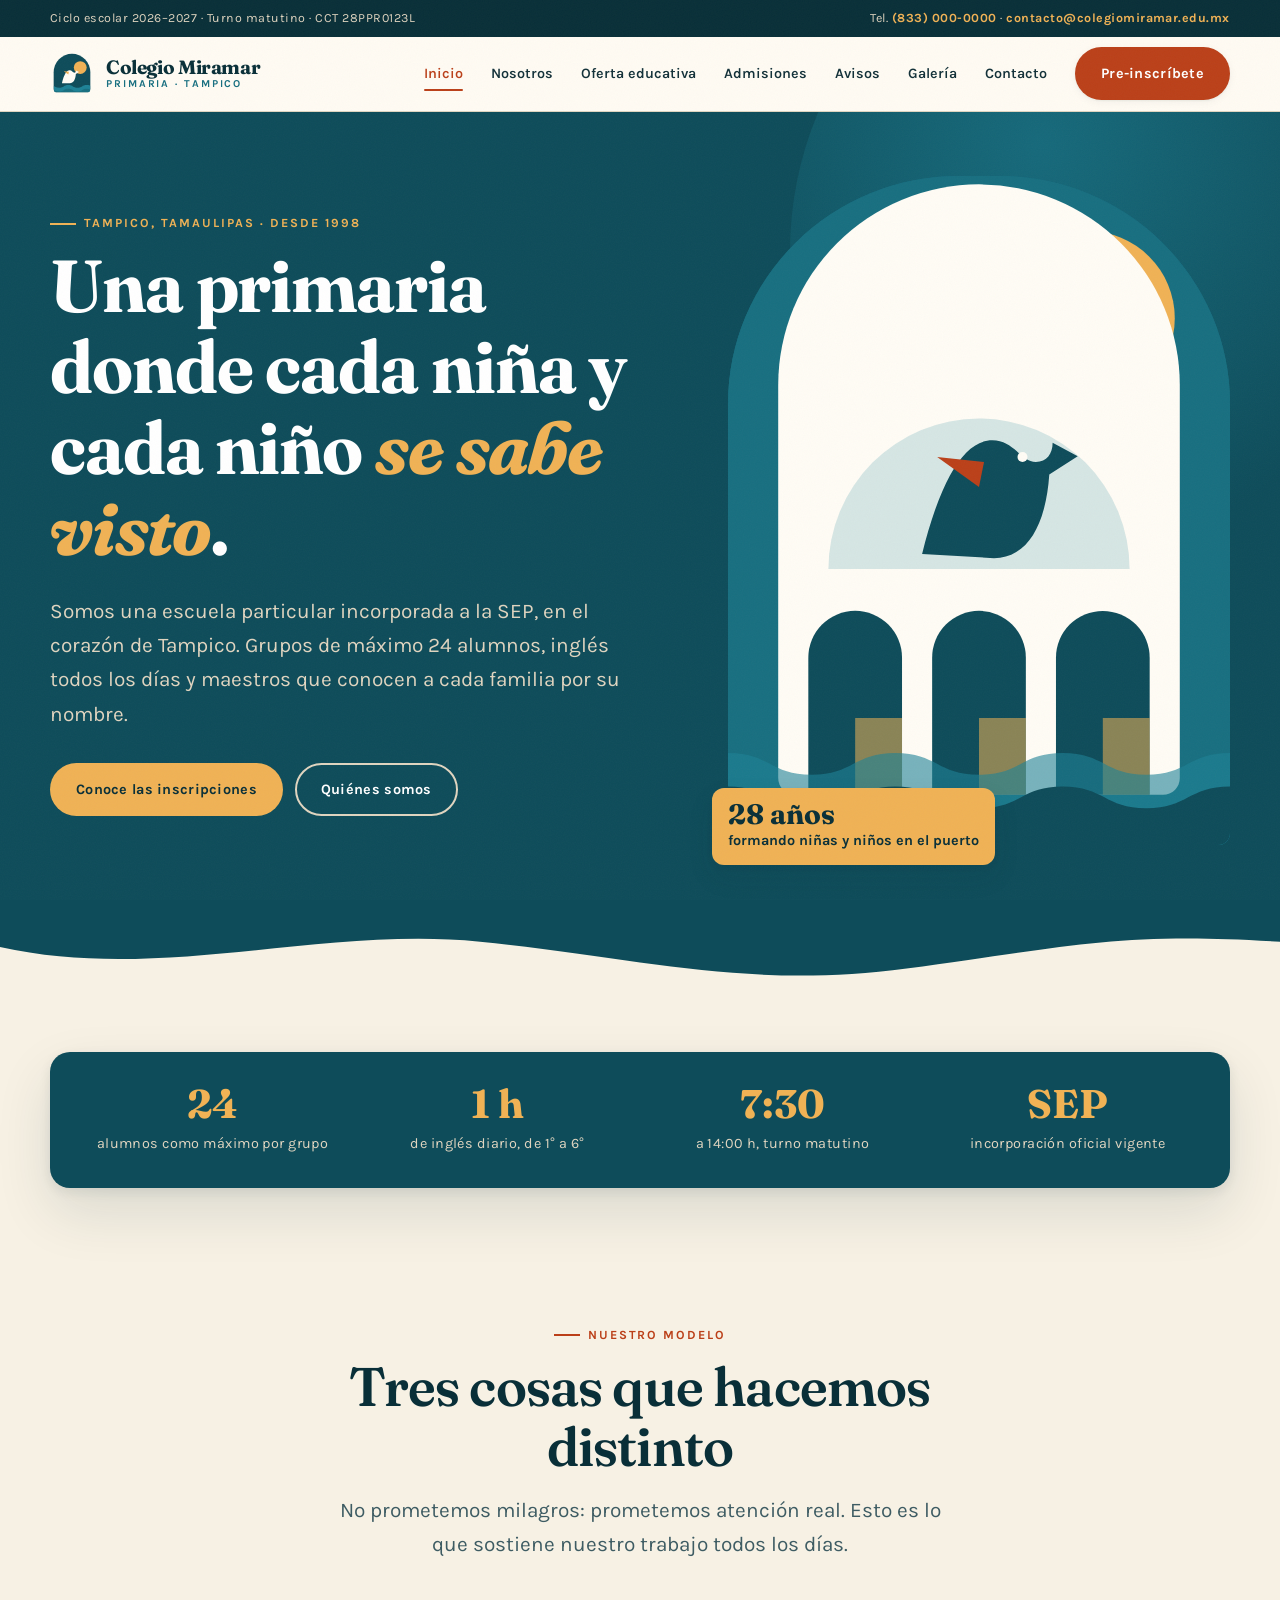
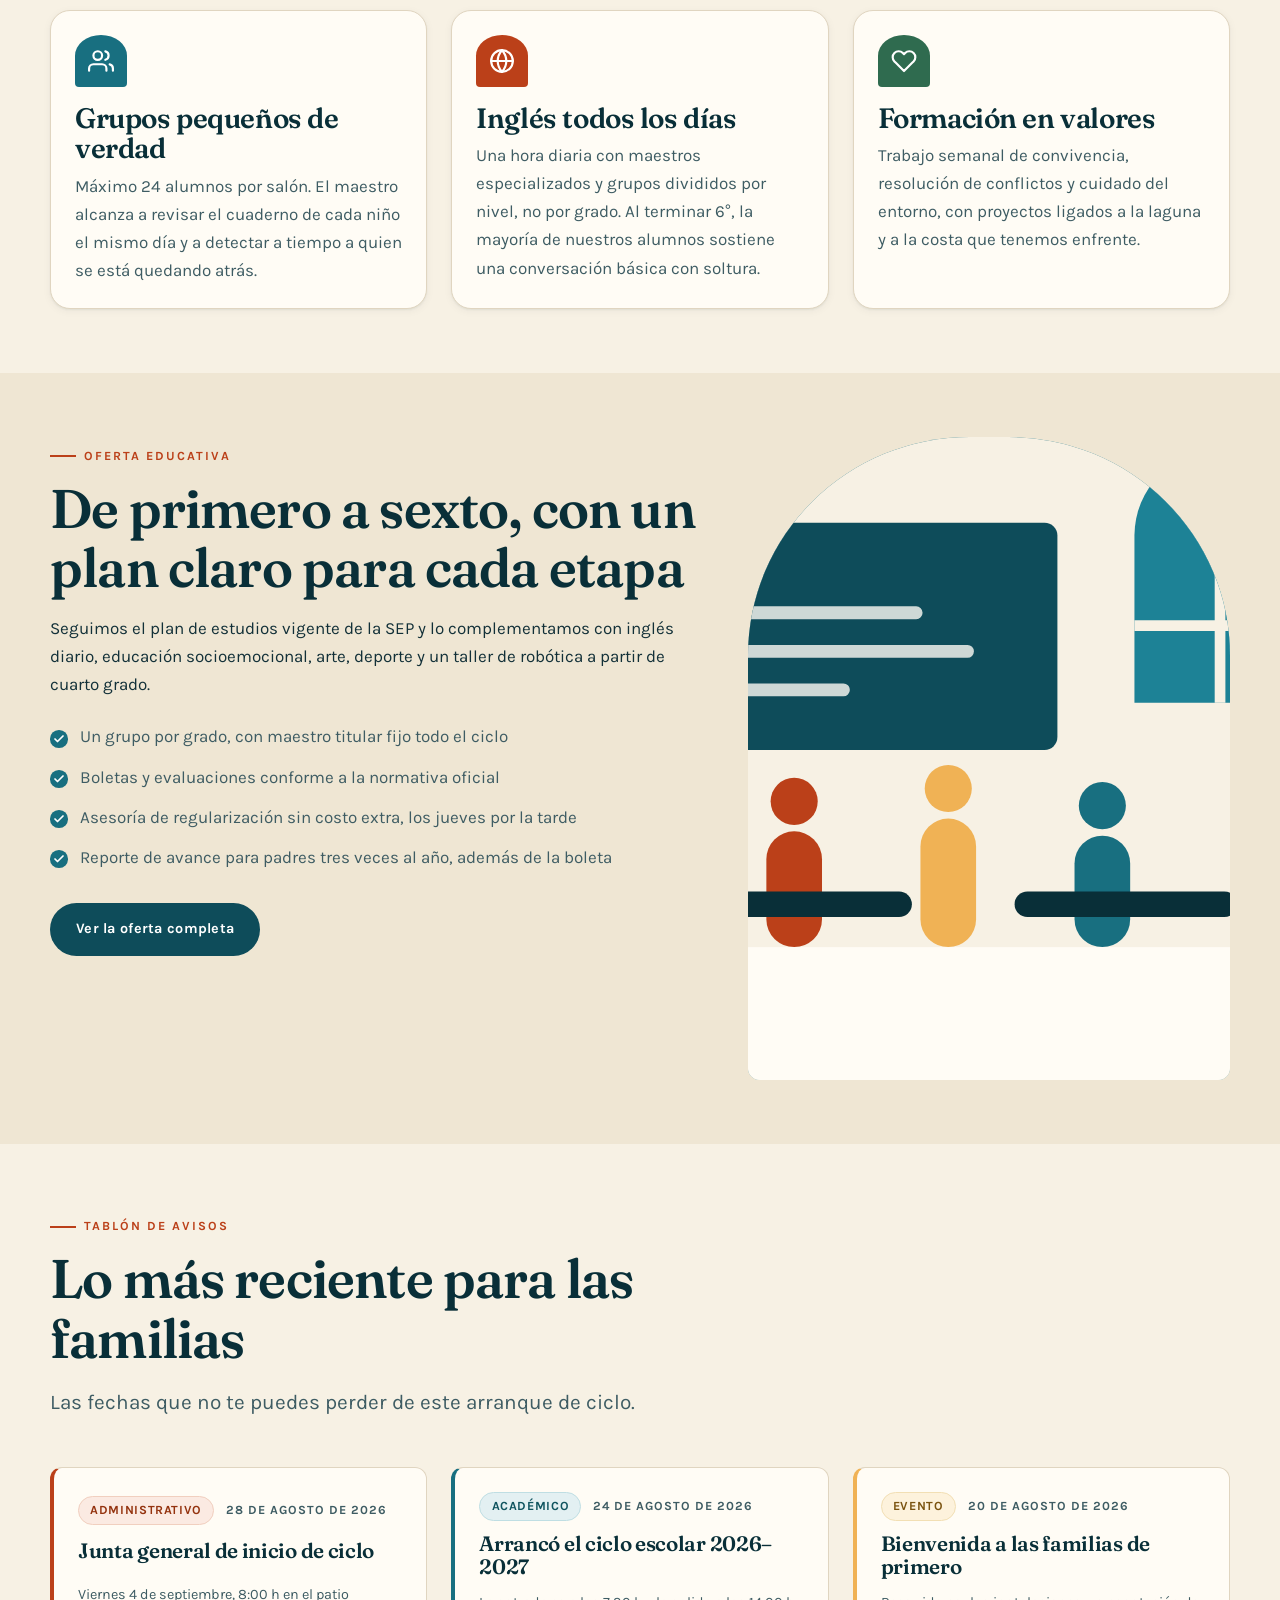
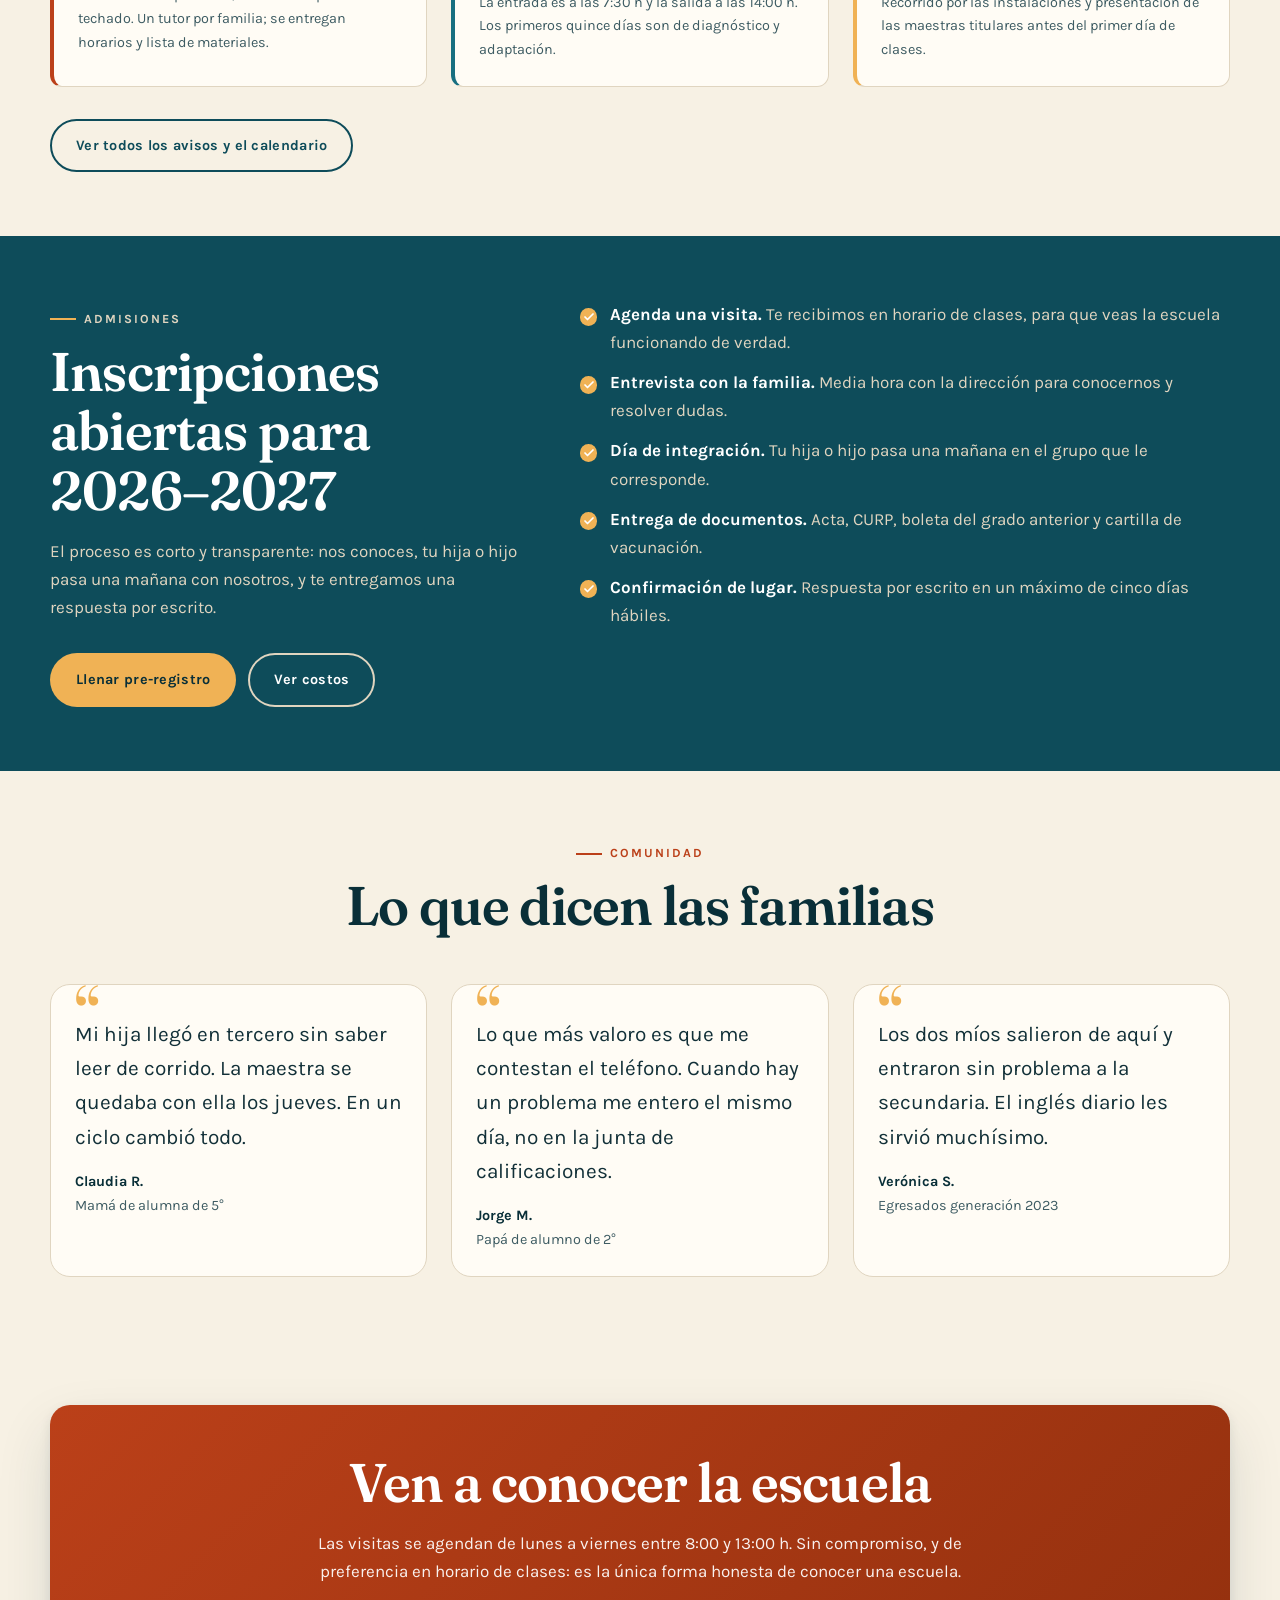
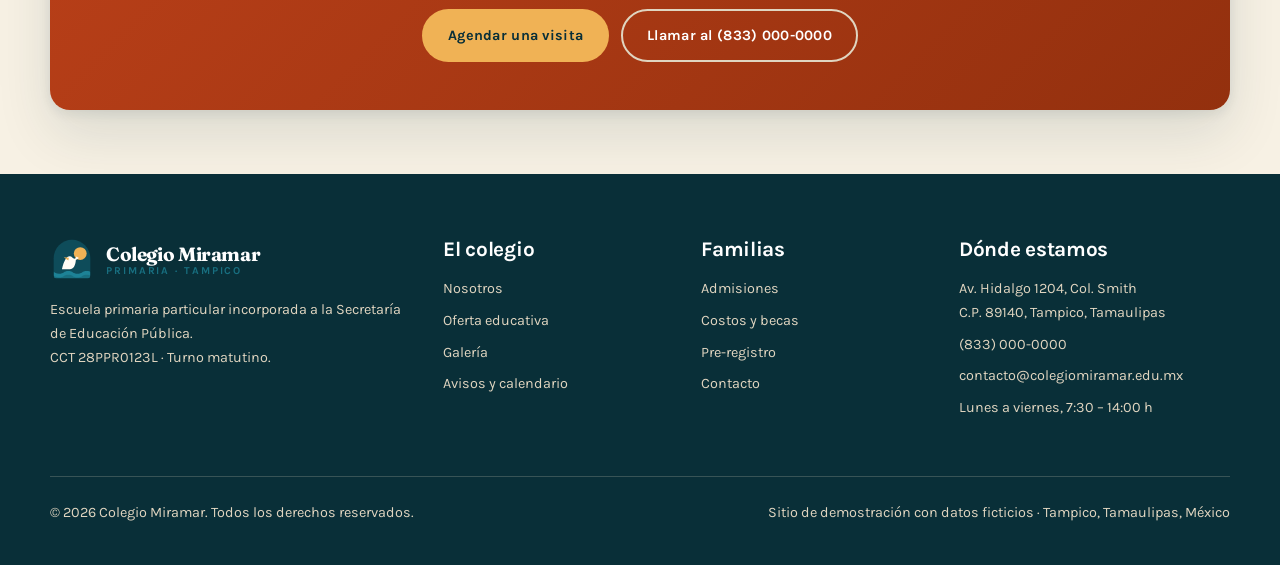
<file: index.html>
<!DOCTYPE html>
<html lang="es-MX">
<head>
<meta charset="UTF-8">
<meta name="viewport" content="width=device-width, initial-scale=1">
<title>Colegio Miramar · Primaria en Tampico, Tamaulipas</title>
<meta name="description" content="Primaria particular incorporada a la SEP en Tampico, Tamaulipas. Grupos reducidos, inglés diario y formación en valores. Inscripciones abiertas para el ciclo 2026–2027.">
<link rel="canonical" href="https://alexsdx.github.io/colegio-miramar/">
<meta name="theme-color" content="#0E4C5A">

<meta property="og:type" content="website">
<meta property="og:locale" content="es_MX">
<meta property="og:site_name" content="Colegio Miramar">
<meta property="og:title" content="Colegio Miramar · Primaria en Tampico, Tamaulipas">
<meta property="og:description" content="Primaria particular incorporada a la SEP en Tampico. Grupos de máximo 24 alumnos, inglés diario y formación en valores.">
<meta property="og:url" content="https://alexsdx.github.io/colegio-miramar/">
<meta property="og:image" content="https://alexsdx.github.io/colegio-miramar/img/heroe.svg">
<meta name="twitter:card" content="summary_large_image">

<link rel="icon" href="img/favicon.svg" type="image/svg+xml">
<link rel="preconnect" href="https://fonts.googleapis.com">
<link rel="preconnect" href="https://fonts.gstatic.com" crossorigin>
<link rel="stylesheet" href="https://fonts.googleapis.com/css2?family=Fraunces:ital,opsz,wght@0,9..144,400..700;1,9..144,400..700&family=Karla:ital,wght@0,400..800;1,400..700&display=swap">
<link rel="stylesheet" href="css/estilos.css">

<script type="application/ld+json">
{
  "@context": "https://schema.org",
  "@type": "ElementarySchool",
  "name": "Colegio Miramar",
  "alternateName": "Colegio Miramar Primaria",
  "description": "Escuela primaria particular incorporada a la SEP en Tampico, Tamaulipas.",
  "url": "https://alexsdx.github.io/colegio-miramar/",
  "logo": "https://alexsdx.github.io/colegio-miramar/img/logo.svg",
  "telephone": "+52-833-000-0000",
  "email": "contacto@colegiomiramar.edu.mx",
  "address": {
    "@type": "PostalAddress",
    "streetAddress": "Av. Hidalgo 1204, Col. Smith",
    "addressLocality": "Tampico",
    "addressRegion": "Tamaulipas",
    "postalCode": "89140",
    "addressCountry": "MX"
  },
  "geo": { "@type": "GeoCoordinates", "latitude": 22.2553, "longitude": -97.8686 },
  "areaServed": ["Tampico", "Ciudad Madero", "Altamira"],
  "openingHoursSpecification": {
    "@type": "OpeningHoursSpecification",
    "dayOfWeek": ["Monday", "Tuesday", "Wednesday", "Thursday", "Friday"],
    "opens": "07:30",
    "closes": "14:00"
  }
}
</script>
<noscript><style>.nav{display:block!important}.nav-alterna{display:none}</style></noscript>
</head>
<body>

<a class="saltar" href="#contenido">Saltar al contenido principal</a>

<div class="barra-superior">
  <div class="contenedor">
    <span>Ciclo escolar 2026–2027 · Turno matutino · CCT 28PPR0123L</span>
    <span>Tel. <a href="tel:+528330000000">(833) 000-0000</a> · <a href="mailto:contacto@colegiomiramar.edu.mx">contacto@colegiomiramar.edu.mx</a></span>
  </div>
</div>

<header class="encabezado">
  <div class="contenedor">
    <a class="marca" href="index.html">
      <img class="marca__escudo" src="img/logo.svg" alt="" width="48" height="48">
      <span class="marca__texto">
        <span class="marca__nombre">Colegio Miramar</span>
        <span class="marca__bajada">Primaria · Tampico</span>
      </span>
    </a>

    <button class="nav-alterna" type="button" aria-expanded="false" aria-controls="menu-principal">
      <span class="nav-alterna__barras" aria-hidden="true"><span></span><span></span><span></span></span>
      Menú
    </button>

    <nav class="nav" id="menu-principal" aria-label="Navegación principal" hidden>
      <div class="contenedor">
        <ul class="nav__lista">
          <li><a class="nav__enlace" href="index.html" aria-current="page">Inicio</a></li>
          <li><a class="nav__enlace" href="nosotros.html">Nosotros</a></li>
          <li><a class="nav__enlace" href="oferta-educativa.html">Oferta educativa</a></li>
          <li><a class="nav__enlace" href="admisiones.html">Admisiones</a></li>
          <li><a class="nav__enlace" href="avisos.html">Avisos</a></li>
          <li><a class="nav__enlace" href="galeria.html">Galería</a></li>
          <li><a class="nav__enlace" href="contacto.html">Contacto</a></li>
        </ul>
        <a class="boton boton--primario" href="admisiones.html#preinscripcion">Pre-inscríbete</a>
      </div>
    </nav>
  </div>
</header>

<main id="contenido">

  <!-- ================================================= HÉROE ============ -->
  <section class="heroe">
    <div class="contenedor">
      <div class="heroe__rejilla">
        <div>
          <p class="antetitulo antetitulo--claro surge surge--1">Tampico, Tamaulipas · Desde 1998</p>
          <h1 class="surge surge--2">Una primaria donde cada niña y cada niño <em>se sabe visto</em>.</h1>
          <p class="heroe__entrada surge surge--3">
            Somos una escuela particular incorporada a la SEP, en el corazón de Tampico.
            Grupos de máximo 24 alumnos, inglés todos los días y maestros que conocen a
            cada familia por su nombre.
          </p>
          <div class="grupo-botones surge surge--4">
            <a class="boton boton--claro" href="admisiones.html">Conoce las inscripciones</a>
            <a class="boton boton--contorno-claro" href="nosotros.html">Quiénes somos</a>
          </div>
        </div>

        <figure class="heroe__figura surge surge--3">
          <div class="arco arco--imagen">
            <img src="img/heroe.svg" alt="Ilustración de la fachada del Colegio Miramar, con arcos, una garza de la Laguna del Carpintero y el mar al fondo." width="600" height="800">
          </div>
          <figcaption class="heroe__sello">
            <span>28 años</span>
            formando niñas y niños en el puerto
          </figcaption>
        </figure>
      </div>
    </div>

    <svg class="ola ola--abajo" viewBox="0 0 1440 90" preserveAspectRatio="none" aria-hidden="true" focusable="false">
      <path fill="#F7F1E4" d="M0 44c180 40 360-24 540-6s300 54 480 30 240-42 420-30v52H0Z"></path>
    </svg>
  </section>

  <!-- ================================================= CIFRAS =========== -->
  <section class="seccion" aria-label="Datos del colegio">
    <div class="contenedor">
      <div class="cinta revelar">
        <ul class="cinta__rejilla">
          <li><strong class="dato__numero">24</strong><span class="dato__texto">alumnos como máximo por grupo</span></li>
          <li><strong class="dato__numero">1 h</strong><span class="dato__texto">de inglés diario, de 1° a 6°</span></li>
          <li><strong class="dato__numero">7:30</strong><span class="dato__texto">a 14:00 h, turno matutino</span></li>
          <li><strong class="dato__numero">SEP</strong><span class="dato__texto">incorporación oficial vigente</span></li>
        </ul>
      </div>
    </div>
  </section>

  <!-- ================================================= MODELO =========== -->
  <section class="seccion">
    <div class="contenedor">
      <div class="encabezado-seccion encabezado-seccion--centrado revelar">
        <p class="antetitulo">Nuestro modelo</p>
        <h2>Tres cosas que hacemos distinto</h2>
        <p class="entrada">
          No prometemos milagros: prometemos atención real. Esto es lo que sostiene
          nuestro trabajo todos los días.
        </p>
      </div>

      <ul class="rejilla rejilla--3">
        <li class="tarjeta tarjeta--enlazable revelar">
          <div class="tarjeta__icono" aria-hidden="true">
            <svg viewBox="0 0 24 24" fill="none" stroke="currentColor" stroke-width="2" stroke-linecap="round" stroke-linejoin="round"><path d="M17 21v-2a4 4 0 0 0-4-4H5a4 4 0 0 0-4 4v2"></path><circle cx="9" cy="7" r="4"></circle><path d="M23 21v-2a4 4 0 0 0-3-3.87"></path><path d="M16 3.13a4 4 0 0 1 0 7.75"></path></svg>
          </div>
          <h3>Grupos pequeños de verdad</h3>
          <p>
            Máximo 24 alumnos por salón. El maestro alcanza a revisar el cuaderno de
            cada niño el mismo día y a detectar a tiempo a quien se está quedando atrás.
          </p>
        </li>

        <li class="tarjeta tarjeta--enlazable revelar">
          <div class="tarjeta__icono tarjeta__icono--coral" aria-hidden="true">
            <svg viewBox="0 0 24 24" fill="none" stroke="currentColor" stroke-width="2" stroke-linecap="round" stroke-linejoin="round"><circle cx="12" cy="12" r="10"></circle><path d="M2 12h20"></path><path d="M12 2a15.3 15.3 0 0 1 4 10 15.3 15.3 0 0 1-4 10 15.3 15.3 0 0 1-4-10 15.3 15.3 0 0 1 4-10z"></path></svg>
          </div>
          <h3>Inglés todos los días</h3>
          <p>
            Una hora diaria con maestros especializados y grupos divididos por nivel,
            no por grado. Al terminar 6°, la mayoría de nuestros alumnos sostiene una
            conversación básica con soltura.
          </p>
        </li>

        <li class="tarjeta tarjeta--enlazable revelar">
          <div class="tarjeta__icono tarjeta__icono--palma" aria-hidden="true">
            <svg viewBox="0 0 24 24" fill="none" stroke="currentColor" stroke-width="2" stroke-linecap="round" stroke-linejoin="round"><path d="M20.84 4.61a5.5 5.5 0 0 0-7.78 0L12 5.67l-1.06-1.06a5.5 5.5 0 0 0-7.78 7.78l1.06 1.06L12 21.23l7.78-7.78 1.06-1.06a5.5 5.5 0 0 0 0-7.78z"></path></svg>
          </div>
          <h3>Formación en valores</h3>
          <p>
            Trabajo semanal de convivencia, resolución de conflictos y cuidado del
            entorno, con proyectos ligados a la laguna y a la costa que tenemos enfrente.
          </p>
        </li>
      </ul>
    </div>
  </section>

  <!-- ================================================= GRADOS =========== -->
  <section class="seccion seccion--honda">
    <div class="contenedor">
      <div class="rejilla rejilla--2-1">
        <div class="revelar">
          <p class="antetitulo">Oferta educativa</p>
          <h2>De primero a sexto, con un plan claro para cada etapa</h2>
          <p>
            Seguimos el plan de estudios vigente de la SEP y lo complementamos con
            inglés diario, educación socioemocional, arte, deporte y un taller de
            robótica a partir de cuarto grado.
          </p>
          <ul class="lista-palomita mt-5">
            <li>Un grupo por grado, con maestro titular fijo todo el ciclo</li>
            <li>Boletas y evaluaciones conforme a la normativa oficial</li>
            <li>Asesoría de regularización sin costo extra, los jueves por la tarde</li>
            <li>Reporte de avance para padres tres veces al año, además de la boleta</li>
          </ul>
          <div class="grupo-botones mt-6">
            <a class="boton boton--marino" href="oferta-educativa.html">Ver la oferta completa</a>
          </div>
        </div>

        <figure class="revelar">
          <div class="arco arco--imagen">
            <img src="img/escena-salon.svg" alt="Ilustración de un salón de clases con pizarrón, ventana en arco y pupitres." width="400" height="300">
          </div>
        </figure>
      </div>
    </div>
  </section>

  <!-- ================================================= AVISOS =========== -->
  <section class="seccion">
    <div class="contenedor">
      <div class="encabezado-seccion revelar">
        <p class="antetitulo">Tablón de avisos</p>
        <h2>Lo más reciente para las familias</h2>
        <p class="entrada">Las fechas que no te puedes perder de este arranque de ciclo.</p>
      </div>

      <ul class="rejilla rejilla--3">
        <li class="aviso aviso--administrativo revelar">
          <div class="aviso__meta">
            <span class="etiqueta etiqueta--administrativo">Administrativo</span>
            <time class="aviso__fecha" datetime="2026-08-28">28 de agosto de 2026</time>
          </div>
          <h3>Junta general de inicio de ciclo</h3>
          <p>Viernes 4 de septiembre, 8:00 h en el patio techado. Un tutor por familia; se entregan horarios y lista de materiales.</p>
        </li>

        <li class="aviso revelar">
          <div class="aviso__meta">
            <span class="etiqueta etiqueta--academico">Académico</span>
            <time class="aviso__fecha" datetime="2026-08-24">24 de agosto de 2026</time>
          </div>
          <h3>Arrancó el ciclo escolar 2026–2027</h3>
          <p>La entrada es a las 7:30 h y la salida a las 14:00 h. Los primeros quince días son de diagnóstico y adaptación.</p>
        </li>

        <li class="aviso aviso--evento revelar">
          <div class="aviso__meta">
            <span class="etiqueta etiqueta--evento">Evento</span>
            <time class="aviso__fecha" datetime="2026-08-20">20 de agosto de 2026</time>
          </div>
          <h3>Bienvenida a las familias de primero</h3>
          <p>Recorrido por las instalaciones y presentación de las maestras titulares antes del primer día de clases.</p>
        </li>
      </ul>

      <div class="grupo-botones mt-6">
        <a class="boton boton--contorno" href="avisos.html">Ver todos los avisos y el calendario</a>
      </div>
    </div>
  </section>

  <!-- ================================================= ADMISIONES ======= -->
  <section class="seccion seccion--marina">
    <div class="contenedor">
      <div class="rejilla rejilla--1-2">
        <div class="revelar">
          <p class="antetitulo antetitulo--claro">Admisiones</p>
          <h2>Inscripciones abiertas para 2026–2027</h2>
          <p>
            El proceso es corto y transparente: nos conoces, tu hija o hijo pasa una
            mañana con nosotros, y te entregamos una respuesta por escrito.
          </p>
          <div class="grupo-botones mt-6">
            <a class="boton boton--claro" href="admisiones.html#preinscripcion">Llenar pre-registro</a>
            <a class="boton boton--contorno-claro" href="admisiones.html#costos">Ver costos</a>
          </div>
        </div>

        <ol class="lista-palomita lista-palomita--clara revelar">
          <li><strong style="color:#fff">Agenda una visita.</strong> Te recibimos en horario de clases, para que veas la escuela funcionando de verdad.</li>
          <li><strong style="color:#fff">Entrevista con la familia.</strong> Media hora con la dirección para conocernos y resolver dudas.</li>
          <li><strong style="color:#fff">Día de integración.</strong> Tu hija o hijo pasa una mañana en el grupo que le corresponde.</li>
          <li><strong style="color:#fff">Entrega de documentos.</strong> Acta, CURP, boleta del grado anterior y cartilla de vacunación.</li>
          <li><strong style="color:#fff">Confirmación de lugar.</strong> Respuesta por escrito en un máximo de cinco días hábiles.</li>
        </ol>
      </div>
    </div>
  </section>

  <!-- ================================================= TESTIMONIOS ====== -->
  <section class="seccion">
    <div class="contenedor">
      <div class="encabezado-seccion encabezado-seccion--centrado revelar">
        <p class="antetitulo">Comunidad</p>
        <h2>Lo que dicen las familias</h2>
      </div>

      <ul class="rejilla rejilla--3">
        <li class="cita revelar">
          <figure>
            <blockquote>Mi hija llegó en tercero sin saber leer de corrido. La maestra se quedaba con ella los jueves. En un ciclo cambió todo.</blockquote>
            <figcaption><strong>Claudia R.</strong>Mamá de alumna de 5°</figcaption>
          </figure>
        </li>
        <li class="cita revelar">
          <figure>
            <blockquote>Lo que más valoro es que me contestan el teléfono. Cuando hay un problema me entero el mismo día, no en la junta de calificaciones.</blockquote>
            <figcaption><strong>Jorge M.</strong>Papá de alumno de 2°</figcaption>
          </figure>
        </li>
        <li class="cita revelar">
          <figure>
            <blockquote>Los dos míos salieron de aquí y entraron sin problema a la secundaria. El inglés diario les sirvió muchísimo.</blockquote>
            <figcaption><strong>Verónica S.</strong>Egresados generación 2023</figcaption>
          </figure>
        </li>
      </ul>
    </div>
  </section>

  <!-- ================================================= LLAMADA ========== -->
  <section class="seccion">
    <div class="contenedor">
      <div class="llamada revelar">
        <h2>Ven a conocer la escuela</h2>
        <p>
          Las visitas se agendan de lunes a viernes entre 8:00 y 13:00 h. Sin
          compromiso, y de preferencia en horario de clases: es la única forma
          honesta de conocer una escuela.
        </p>
        <div class="grupo-botones">
          <a class="boton boton--claro" href="contacto.html">Agendar una visita</a>
          <a class="boton boton--contorno-claro" href="tel:+528330000000">Llamar al (833) 000-0000</a>
        </div>
      </div>
    </div>
  </section>

</main>

<footer class="pie">
  <div class="contenedor">
    <div class="pie__rejilla">
      <div>
        <div class="pie__marca">
          <img class="marca__escudo" src="img/logo.svg" alt="" width="48" height="48">
          <span class="marca__texto">
            <span class="marca__nombre">Colegio Miramar</span>
            <span class="marca__bajada">Primaria · Tampico</span>
          </span>
        </div>
        <p>
          Escuela primaria particular incorporada a la Secretaría de Educación Pública.<br>
          CCT 28PPR0123L · Turno matutino.
        </p>
      </div>

      <nav aria-label="Secciones del sitio">
        <h3>El colegio</h3>
        <ul>
          <li><a href="nosotros.html">Nosotros</a></li>
          <li><a href="oferta-educativa.html">Oferta educativa</a></li>
          <li><a href="galeria.html">Galería</a></li>
          <li><a href="avisos.html">Avisos y calendario</a></li>
        </ul>
      </nav>

      <nav aria-label="Trámites">
        <h3>Familias</h3>
        <ul>
          <li><a href="admisiones.html">Admisiones</a></li>
          <li><a href="admisiones.html#costos">Costos y becas</a></li>
          <li><a href="admisiones.html#preinscripcion">Pre-registro</a></li>
          <li><a href="contacto.html">Contacto</a></li>
        </ul>
      </nav>

      <div>
        <h3>Dónde estamos</h3>
        <address style="font-style: normal">
          <ul>
            <li>Av. Hidalgo 1204, Col. Smith<br>C.P. 89140, Tampico, Tamaulipas</li>
            <li><a href="tel:+528330000000">(833) 000-0000</a></li>
            <li><a href="mailto:contacto@colegiomiramar.edu.mx">contacto@colegiomiramar.edu.mx</a></li>
            <li>Lunes a viernes, 7:30 – 14:00 h</li>
          </ul>
        </address>
      </div>
    </div>

    <div class="pie__legal">
      <p>© <span data-anio>2026</span> Colegio Miramar. Todos los derechos reservados.</p>
      <p>Sitio de demostración con datos ficticios · Tampico, Tamaulipas, México</p>
    </div>
  </div>
</footer>

<script src="js/main.js"></script>
</body>
</html>
</file>
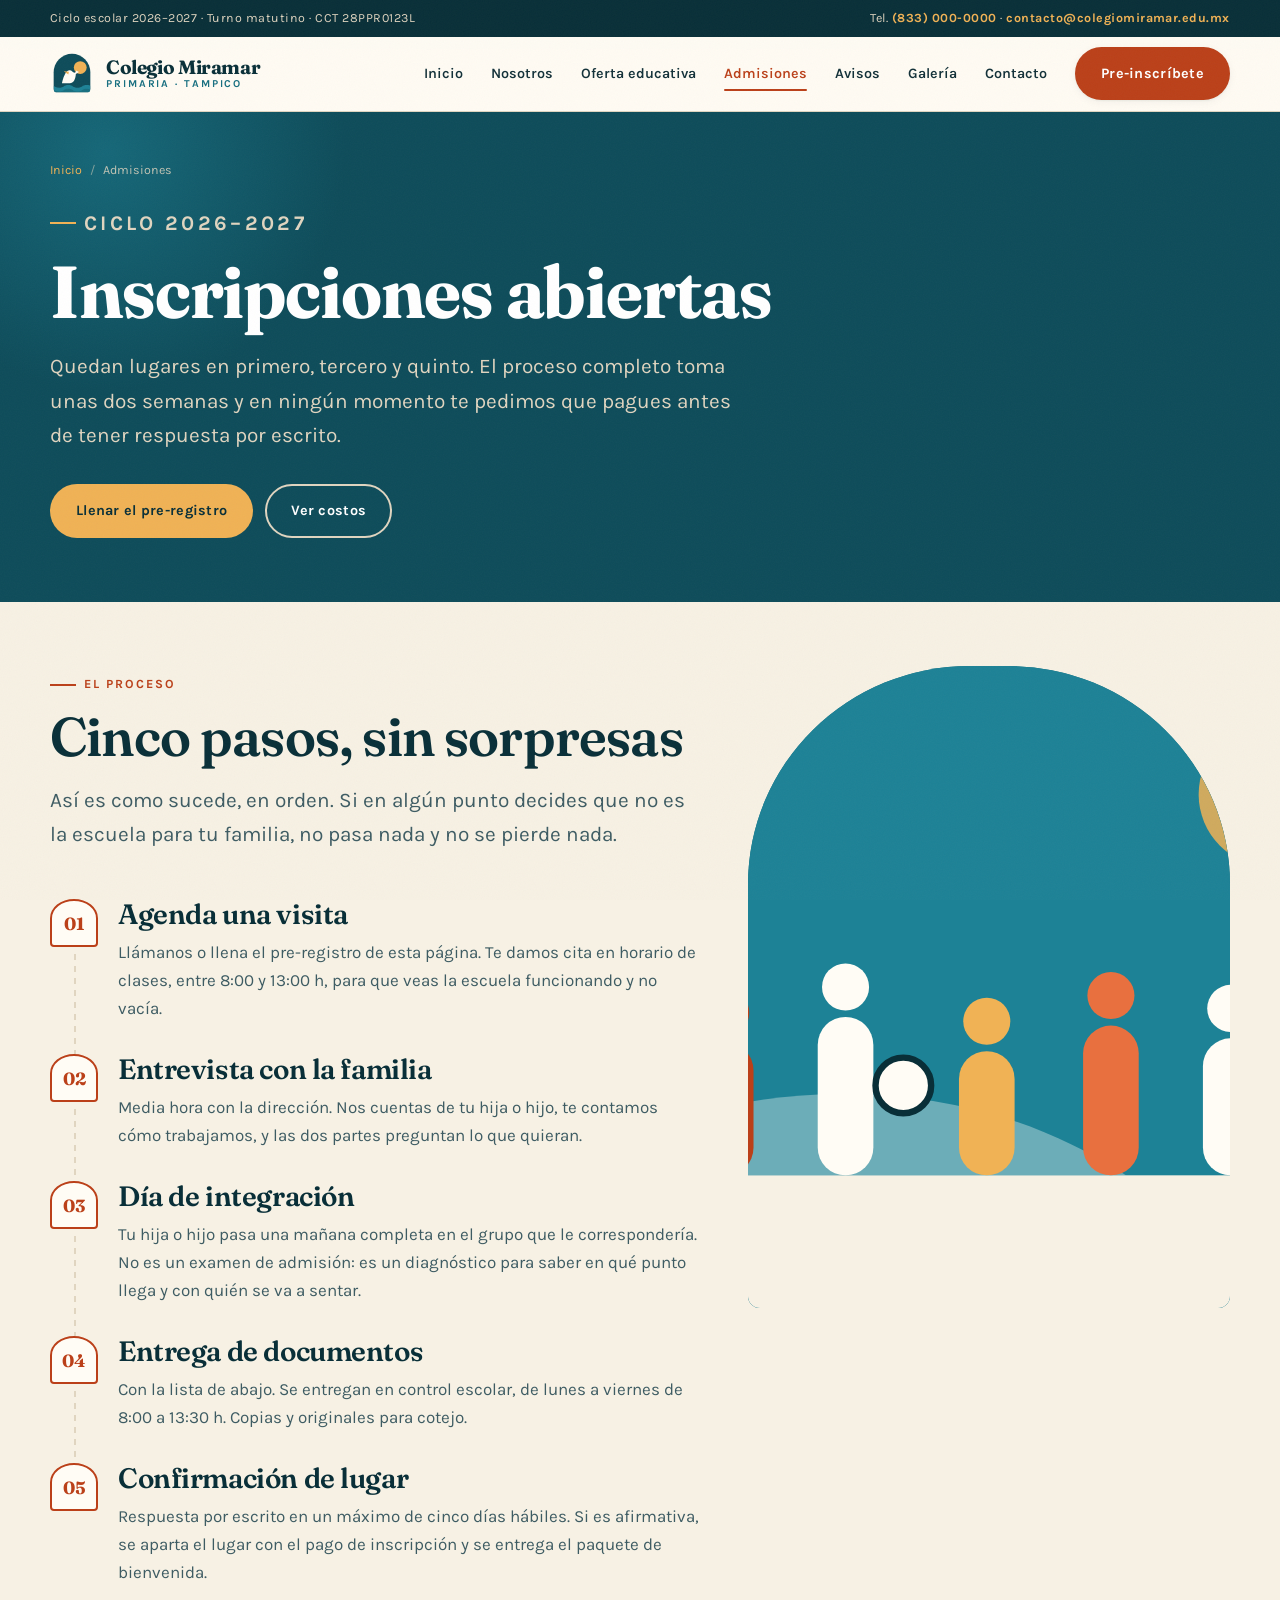
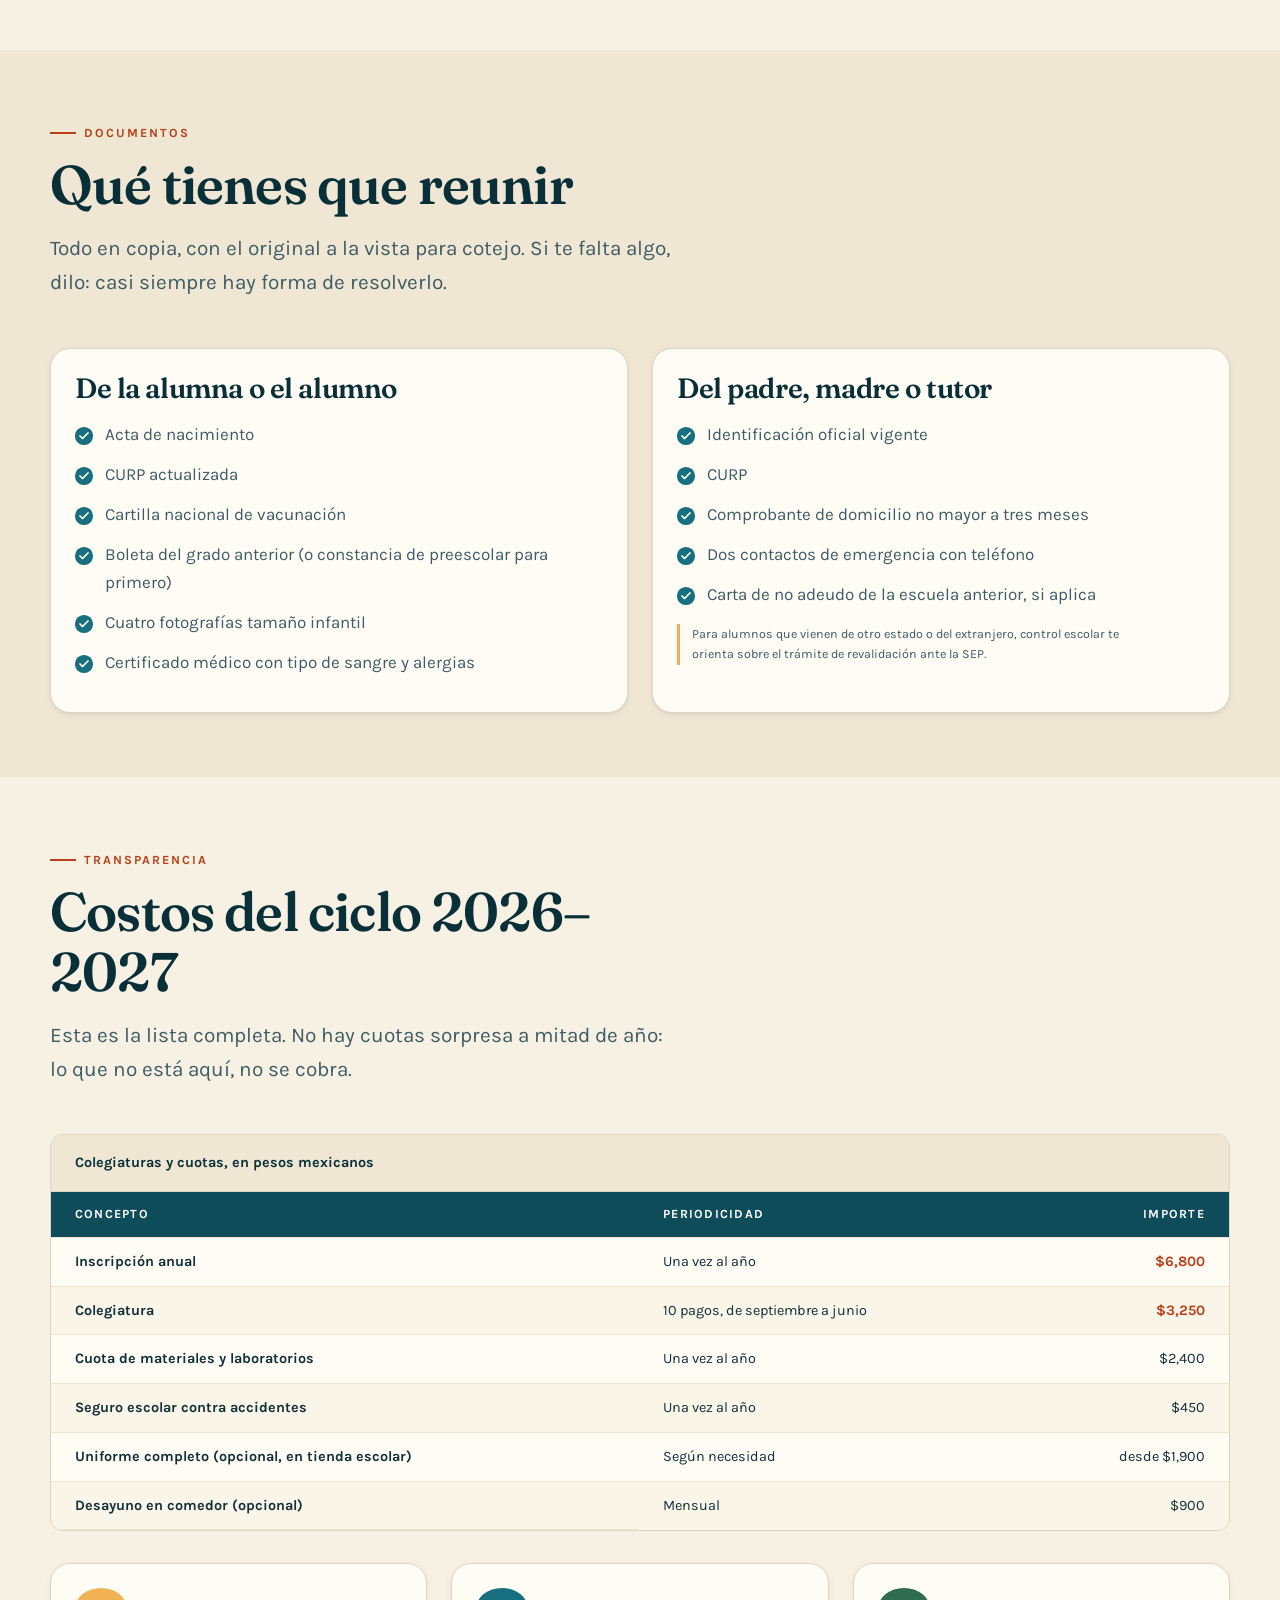
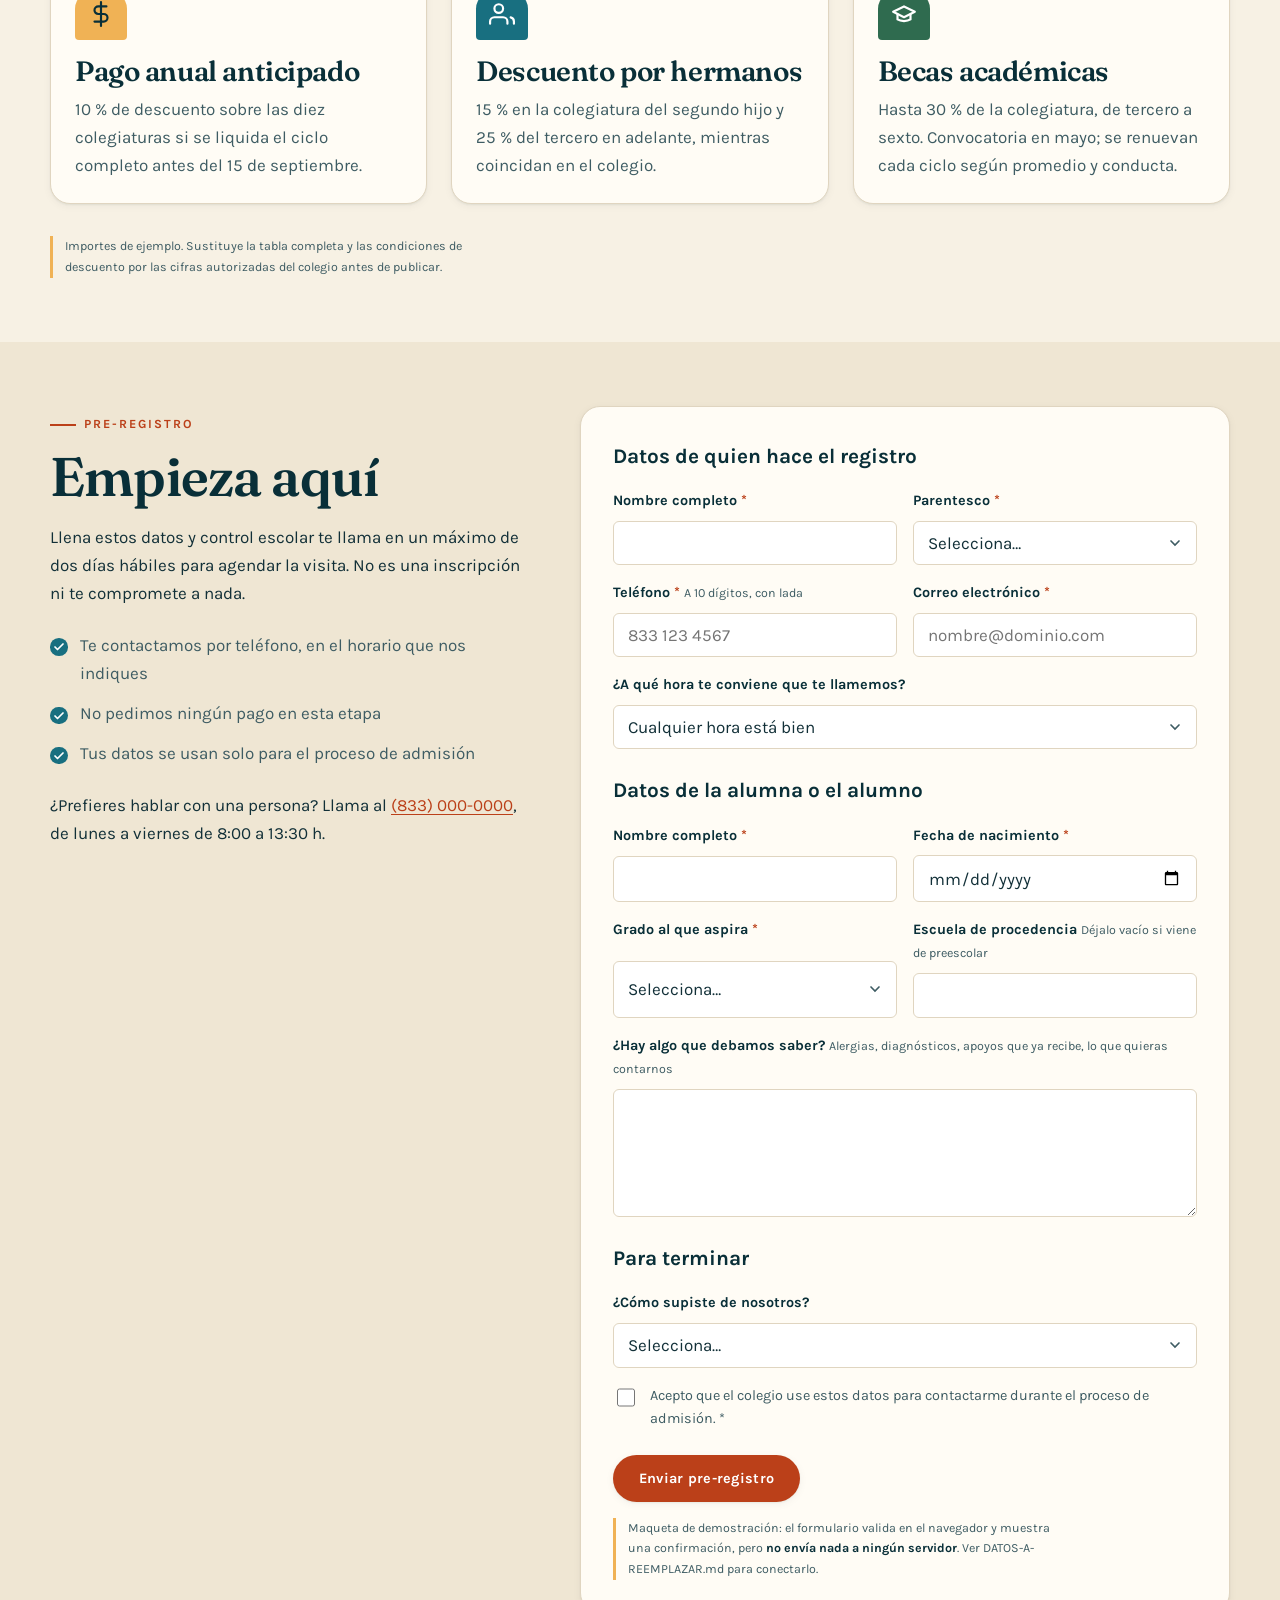
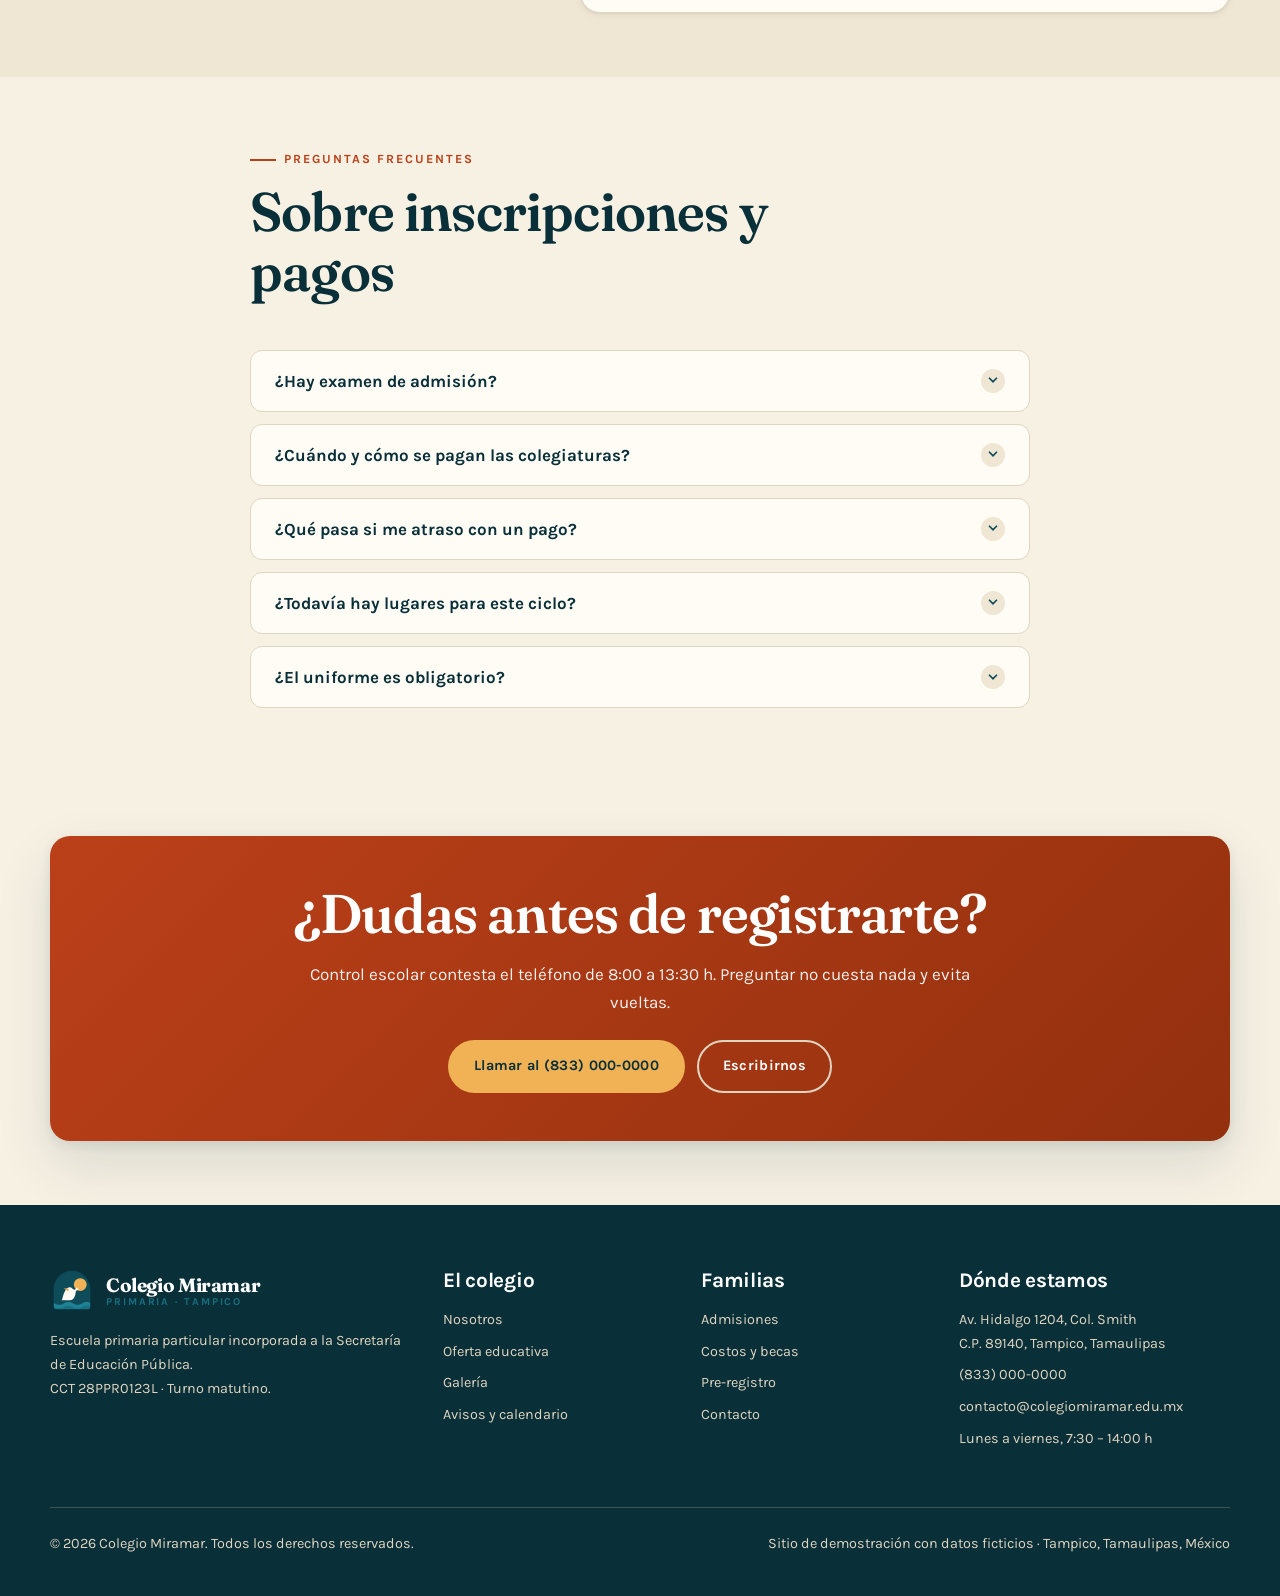
<file: admisiones.html>
<!DOCTYPE html>
<html lang="es-MX">
<head>
<meta charset="UTF-8">
<meta name="viewport" content="width=device-width, initial-scale=1">
<title>Admisiones · Colegio Miramar</title>
<meta name="description" content="Proceso de admisión, documentos, costos y becas del ciclo 2026–2027. Pre-registro en línea para el Colegio Miramar, Tampico.">
<link rel="canonical" href="https://alexsdx.github.io/colegio-miramar/admisiones.html">
<meta name="theme-color" content="#0E4C5A">

<meta property="og:type" content="website">
<meta property="og:locale" content="es_MX">
<meta property="og:site_name" content="Colegio Miramar">
<meta property="og:title" content="Admisiones · Colegio Miramar">
<meta property="og:description" content="Proceso de admisión, documentos, costos y becas del ciclo 2026–2027. Pre-registro en línea para el Colegio Miramar, Tampico.">
<meta property="og:url" content="https://alexsdx.github.io/colegio-miramar/admisiones.html">
<meta property="og:image" content="https://alexsdx.github.io/colegio-miramar/img/heroe.svg">
<meta name="twitter:card" content="summary_large_image">

<link rel="icon" href="img/favicon.svg" type="image/svg+xml">
<link rel="preconnect" href="https://fonts.googleapis.com">
<link rel="preconnect" href="https://fonts.gstatic.com" crossorigin>
<link rel="stylesheet" href="https://fonts.googleapis.com/css2?family=Fraunces:ital,opsz,wght@0,9..144,400..700;1,9..144,400..700&family=Karla:ital,wght@0,400..800;1,400..700&display=swap">
<link rel="stylesheet" href="css/estilos.css">

<script type="application/ld+json">
{
  "@context": "https://schema.org",
  "@type": "BreadcrumbList",
  "itemListElement": [
    { "@type": "ListItem", "position": 1, "name": "Inicio", "item": "https://alexsdx.github.io/colegio-miramar/" },
    { "@type": "ListItem", "position": 2, "name": "Admisiones", "item": "https://alexsdx.github.io/colegio-miramar/admisiones.html" }
  ]
}
</script>
<noscript><style>.nav{display:block!important}.nav-alterna{display:none}</style></noscript>
</head>
<body>

<a class="saltar" href="#contenido">Saltar al contenido principal</a>

<div class="barra-superior">
  <div class="contenedor">
    <span>Ciclo escolar 2026–2027 · Turno matutino · CCT 28PPR0123L</span>
    <span>Tel. <a href="tel:+528330000000">(833) 000-0000</a> · <a href="mailto:contacto@colegiomiramar.edu.mx">contacto@colegiomiramar.edu.mx</a></span>
  </div>
</div>

<header class="encabezado">
  <div class="contenedor">
    <a class="marca" href="index.html">
      <img class="marca__escudo" src="img/logo.svg" alt="" width="48" height="48">
      <span class="marca__texto">
        <span class="marca__nombre">Colegio Miramar</span>
        <span class="marca__bajada">Primaria · Tampico</span>
      </span>
    </a>

    <button class="nav-alterna" type="button" aria-expanded="false" aria-controls="menu-principal">
      <span class="nav-alterna__barras" aria-hidden="true"><span></span><span></span><span></span></span>
      Menú
    </button>

    <nav class="nav" id="menu-principal" aria-label="Navegación principal" hidden>
      <div class="contenedor">
        <ul class="nav__lista">
          <li><a class="nav__enlace" href="index.html">Inicio</a></li>
          <li><a class="nav__enlace" href="nosotros.html">Nosotros</a></li>
          <li><a class="nav__enlace" href="oferta-educativa.html">Oferta educativa</a></li>
          <li><a class="nav__enlace" href="admisiones.html" aria-current="page">Admisiones</a></li>
          <li><a class="nav__enlace" href="avisos.html">Avisos</a></li>
          <li><a class="nav__enlace" href="galeria.html">Galería</a></li>
          <li><a class="nav__enlace" href="contacto.html">Contacto</a></li>
        </ul>
        <a class="boton boton--primario" href="admisiones.html#preinscripcion">Pre-inscríbete</a>
      </div>
    </nav>
  </div>
</header>

<main id="contenido">

  <!-- ================================================= PORTADA ========== -->
  <section class="portada-interior">
    <div class="contenedor">
      <ol class="miga">
        <li><a href="index.html">Inicio</a></li>
        <li aria-current="page">Admisiones</li>
      </ol>
      <p class="antetitulo antetitulo--claro">Ciclo 2026–2027</p>
      <h1>Inscripciones abiertas</h1>
      <p>
        Quedan lugares en primero, tercero y quinto. El proceso completo toma unas
        dos semanas y en ningún momento te pedimos que pagues antes de tener
        respuesta por escrito.
      </p>
      <div class="grupo-botones mt-6">
        <a class="boton boton--claro" href="#preinscripcion">Llenar el pre-registro</a>
        <a class="boton boton--contorno-claro" href="#costos">Ver costos</a>
      </div>
    </div>
  </section>

  <!-- ================================================= PROCESO ========== -->
  <section class="seccion">
    <div class="contenedor">
      <div class="rejilla rejilla--2-1">
        <div class="revelar">
          <p class="antetitulo">El proceso</p>
          <h2>Cinco pasos, sin sorpresas</h2>
          <p class="entrada mt-4" style="margin-bottom: var(--e-7)">
            Así es como sucede, en orden. Si en algún punto decides que no es la
            escuela para tu familia, no pasa nada y no se pierde nada.
          </p>

          <ol class="pasos">
            <li class="paso">
              <h3>Agenda una visita</h3>
              <p>
                Llámanos o llena el pre-registro de esta página. Te damos cita en
                horario de clases, entre 8:00 y 13:00 h, para que veas la escuela
                funcionando y no vacía.
              </p>
            </li>
            <li class="paso">
              <h3>Entrevista con la familia</h3>
              <p>
                Media hora con la dirección. Nos cuentas de tu hija o hijo, te
                contamos cómo trabajamos, y las dos partes preguntan lo que quieran.
              </p>
            </li>
            <li class="paso">
              <h3>Día de integración</h3>
              <p>
                Tu hija o hijo pasa una mañana completa en el grupo que le
                correspondería. No es un examen de admisión: es un diagnóstico para
                saber en qué punto llega y con quién se va a sentar.
              </p>
            </li>
            <li class="paso">
              <h3>Entrega de documentos</h3>
              <p>
                Con la lista de abajo. Se entregan en control escolar, de lunes a
                viernes de 8:00 a 13:30 h. Copias y originales para cotejo.
              </p>
            </li>
            <li class="paso">
              <h3>Confirmación de lugar</h3>
              <p>
                Respuesta por escrito en un máximo de cinco días hábiles. Si es
                afirmativa, se aparta el lugar con el pago de inscripción y se
                entrega el paquete de bienvenida.
              </p>
            </li>
          </ol>
        </div>

        <figure class="revelar">
          <div class="arco arco--imagen">
            <img src="img/escena-recreo.svg" alt="Ilustración de niñas y niños jugando en el patio de recreo." width="400" height="300">
          </div>
        </figure>
      </div>
    </div>
  </section>

  <!-- ================================================= REQUISITOS ======= -->
  <section class="seccion seccion--honda" id="requisitos">
    <div class="contenedor">
      <div class="encabezado-seccion revelar">
        <p class="antetitulo">Documentos</p>
        <h2>Qué tienes que reunir</h2>
        <p class="entrada">
          Todo en copia, con el original a la vista para cotejo. Si te falta algo,
          dilo: casi siempre hay forma de resolverlo.
        </p>
      </div>

      <div class="rejilla rejilla--2">
        <div class="tarjeta revelar">
          <h3>De la alumna o el alumno</h3>
          <ul class="lista-palomita mt-4">
            <li>Acta de nacimiento</li>
            <li>CURP actualizada</li>
            <li>Cartilla nacional de vacunación</li>
            <li>Boleta del grado anterior (o constancia de preescolar para primero)</li>
            <li>Cuatro fotografías tamaño infantil</li>
            <li>Certificado médico con tipo de sangre y alergias</li>
          </ul>
        </div>

        <div class="tarjeta revelar">
          <h3>Del padre, madre o tutor</h3>
          <ul class="lista-palomita mt-4">
            <li>Identificación oficial vigente</li>
            <li>CURP</li>
            <li>Comprobante de domicilio no mayor a tres meses</li>
            <li>Dos contactos de emergencia con teléfono</li>
            <li>Carta de no adeudo de la escuela anterior, si aplica</li>
          </ul>
          <p class="nota-maqueta">
            Para alumnos que vienen de otro estado o del extranjero, control escolar
            te orienta sobre el trámite de revalidación ante la SEP.
          </p>
        </div>
      </div>
    </div>
  </section>

  <!-- ================================================= COSTOS =========== -->
  <section class="seccion" id="costos">
    <div class="contenedor">
      <div class="encabezado-seccion revelar">
        <p class="antetitulo">Transparencia</p>
        <h2>Costos del ciclo 2026–2027</h2>
        <p class="entrada">
          Esta es la lista completa. No hay cuotas sorpresa a mitad de año: lo que
          no está aquí, no se cobra.
        </p>
      </div>

      <div class="tabla-envoltura revelar">
        <table class="tabla">
          <caption>Colegiaturas y cuotas, en pesos mexicanos</caption>
          <thead>
            <tr>
              <th scope="col">Concepto</th>
              <th scope="col">Periodicidad</th>
              <th scope="col">Importe</th>
            </tr>
          </thead>
          <tbody>
            <tr><th scope="row">Inscripción anual</th><td>Una vez al año</td><td class="destacado">&#36;6,800</td></tr>
            <tr><th scope="row">Colegiatura</th><td>10 pagos, de septiembre a junio</td><td class="destacado">&#36;3,250</td></tr>
            <tr><th scope="row">Cuota de materiales y laboratorios</th><td>Una vez al año</td><td>&#36;2,400</td></tr>
            <tr><th scope="row">Seguro escolar contra accidentes</th><td>Una vez al año</td><td>&#36;450</td></tr>
            <tr><th scope="row">Uniforme completo (opcional, en tienda escolar)</th><td>Según necesidad</td><td>desde &#36;1,900</td></tr>
            <tr><th scope="row">Desayuno en comedor (opcional)</th><td>Mensual</td><td>&#36;900</td></tr>
          </tbody>
        </table>
      </div>

      <div class="rejilla rejilla--3 mt-6">
        <div class="tarjeta revelar">
          <div class="tarjeta__icono tarjeta__icono--sol" aria-hidden="true">
            <svg viewBox="0 0 24 24" fill="none" stroke="currentColor" stroke-width="2" stroke-linecap="round" stroke-linejoin="round"><path d="M12 1v22"></path><path d="M17 5H9.5a3.5 3.5 0 0 0 0 7h5a3.5 3.5 0 0 1 0 7H6"></path></svg>
          </div>
          <h3>Pago anual anticipado</h3>
          <p>10&nbsp;% de descuento sobre las diez colegiaturas si se liquida el ciclo completo antes del 15 de septiembre.</p>
        </div>

        <div class="tarjeta revelar">
          <div class="tarjeta__icono" aria-hidden="true">
            <svg viewBox="0 0 24 24" fill="none" stroke="currentColor" stroke-width="2" stroke-linecap="round" stroke-linejoin="round"><path d="M17 21v-2a4 4 0 0 0-4-4H5a4 4 0 0 0-4 4v2"></path><circle cx="9" cy="7" r="4"></circle><path d="M23 21v-2a4 4 0 0 0-3-3.87"></path></svg>
          </div>
          <h3>Descuento por hermanos</h3>
          <p>15&nbsp;% en la colegiatura del segundo hijo y 25&nbsp;% del tercero en adelante, mientras coincidan en el colegio.</p>
        </div>

        <div class="tarjeta revelar">
          <div class="tarjeta__icono tarjeta__icono--palma" aria-hidden="true">
            <svg viewBox="0 0 24 24" fill="none" stroke="currentColor" stroke-width="2" stroke-linecap="round" stroke-linejoin="round"><path d="M22 10 12 5 2 10l10 5 10-5z"></path><path d="M6 12v5c3 2 9 2 12 0v-5"></path></svg>
          </div>
          <h3>Becas académicas</h3>
          <p>Hasta 30&nbsp;% de la colegiatura, de tercero a sexto. Convocatoria en mayo; se renuevan cada ciclo según promedio y conducta.</p>
        </div>
      </div>

      <p class="nota-maqueta mt-6">
        Importes de ejemplo. Sustituye la tabla completa y las condiciones de
        descuento por las cifras autorizadas del colegio antes de publicar.
      </p>
    </div>
  </section>

  <!-- ================================================= PRE-REGISTRO ===== -->
  <section class="seccion seccion--honda" id="preinscripcion">
    <div class="contenedor">
      <div class="rejilla rejilla--1-2">
        <div class="revelar">
          <p class="antetitulo">Pre-registro</p>
          <h2>Empieza aquí</h2>
          <p>
            Llena estos datos y control escolar te llama en un máximo de dos días
            hábiles para agendar la visita. No es una inscripción ni te compromete
            a nada.
          </p>
          <ul class="lista-palomita mt-5">
            <li>Te contactamos por teléfono, en el horario que nos indiques</li>
            <li>No pedimos ningún pago en esta etapa</li>
            <li>Tus datos se usan solo para el proceso de admisión</li>
          </ul>
          <p class="mt-5">
            ¿Prefieres hablar con una persona? Llama al
            <a href="tel:+528330000000">(833) 000-0000</a>, de lunes a viernes de
            8:00 a 13:30 h.
          </p>
        </div>

        <form class="formulario revelar" data-validar
              data-exito="Listo, recibimos tu pre-registro. Control escolar te llamará en un máximo de dos días hábiles para agendar la visita."
              novalidate>
          <fieldset>
            <legend>Datos de quien hace el registro</legend>
            <div class="campos campos--2">
              <div class="campo">
                <label for="tutor-nombre">Nombre completo <span class="requerido" aria-hidden="true">*</span></label>
                <input type="text" id="tutor-nombre" name="tutor-nombre" required minlength="5"
                       autocomplete="name" data-nombre="El nombre del tutor">
                <p class="campo__error" id="tutor-nombre-error" role="alert"></p>
              </div>

              <div class="campo">
                <label for="tutor-parentesco">Parentesco <span class="requerido" aria-hidden="true">*</span></label>
                <select id="tutor-parentesco" name="tutor-parentesco" required data-nombre="El parentesco">
                  <option value="">Selecciona…</option>
                  <option>Madre</option>
                  <option>Padre</option>
                  <option>Tutor o tutora legal</option>
                  <option>Otro familiar</option>
                </select>
                <p class="campo__error" id="tutor-parentesco-error" role="alert"></p>
              </div>

              <div class="campo">
                <label for="tutor-tel">Teléfono <span class="requerido" aria-hidden="true">*</span>
                  <span class="ayuda">A 10 dígitos, con lada</span>
                </label>
                <input type="tel" id="tutor-tel" name="tutor-tel" required
                       autocomplete="tel" placeholder="833 123 4567" data-nombre="El teléfono">
                <p class="campo__error" id="tutor-tel-error" role="alert"></p>
              </div>

              <div class="campo">
                <label for="tutor-correo">Correo electrónico <span class="requerido" aria-hidden="true">*</span></label>
                <input type="email" id="tutor-correo" name="tutor-correo" required
                       autocomplete="email" placeholder="nombre@dominio.com" data-nombre="El correo">
                <p class="campo__error" id="tutor-correo-error" role="alert"></p>
              </div>

              <div class="campo campo--ancho">
                <label for="tutor-horario">¿A qué hora te conviene que te llamemos?</label>
                <select id="tutor-horario" name="tutor-horario">
                  <option value="">Cualquier hora está bien</option>
                  <option>Por la mañana, de 8:00 a 11:00 h</option>
                  <option>A mediodía, de 11:00 a 13:30 h</option>
                </select>
                <p class="campo__error" id="tutor-horario-error" role="alert"></p>
              </div>
            </div>
          </fieldset>

          <fieldset>
            <legend>Datos de la alumna o el alumno</legend>
            <div class="campos campos--2">
              <div class="campo">
                <label for="alumno-nombre">Nombre completo <span class="requerido" aria-hidden="true">*</span></label>
                <input type="text" id="alumno-nombre" name="alumno-nombre" required minlength="5"
                       data-nombre="El nombre del alumno">
                <p class="campo__error" id="alumno-nombre-error" role="alert"></p>
              </div>

              <div class="campo">
                <label for="alumno-nacimiento">Fecha de nacimiento <span class="requerido" aria-hidden="true">*</span></label>
                <input type="date" id="alumno-nacimiento" name="alumno-nacimiento" required
                       data-nombre="La fecha de nacimiento">
                <p class="campo__error" id="alumno-nacimiento-error" role="alert"></p>
              </div>

              <div class="campo">
                <label for="alumno-grado">Grado al que aspira <span class="requerido" aria-hidden="true">*</span></label>
                <select id="alumno-grado" name="alumno-grado" required data-nombre="El grado">
                  <option value="">Selecciona…</option>
                  <option>1° de primaria</option>
                  <option>2° de primaria</option>
                  <option>3° de primaria</option>
                  <option>4° de primaria</option>
                  <option>5° de primaria</option>
                  <option>6° de primaria</option>
                </select>
                <p class="campo__error" id="alumno-grado-error" role="alert"></p>
              </div>

              <div class="campo">
                <label for="alumno-procedencia">Escuela de procedencia
                  <span class="ayuda">Déjalo vacío si viene de preescolar</span>
                </label>
                <input type="text" id="alumno-procedencia" name="alumno-procedencia">
                <p class="campo__error" id="alumno-procedencia-error" role="alert"></p>
              </div>

              <div class="campo campo--ancho">
                <label for="alumno-notas">¿Hay algo que debamos saber?
                  <span class="ayuda">Alergias, diagnósticos, apoyos que ya recibe, lo que quieras contarnos</span>
                </label>
                <textarea id="alumno-notas" name="alumno-notas" rows="4"></textarea>
                <p class="campo__error" id="alumno-notas-error" role="alert"></p>
              </div>
            </div>
          </fieldset>

          <fieldset>
            <legend>Para terminar</legend>
            <div class="campos">
              <div class="campo">
                <label for="origen">¿Cómo supiste de nosotros?</label>
                <select id="origen" name="origen">
                  <option value="">Selecciona…</option>
                  <option>Me lo recomendó otra familia</option>
                  <option>Pasé frente a la escuela</option>
                  <option>Redes sociales</option>
                  <option>Búsqueda en internet</option>
                  <option>Otro</option>
                </select>
                <p class="campo__error" id="origen-error" role="alert"></p>
              </div>

              <div class="casilla">
                <input type="checkbox" id="privacidad" name="privacidad" required data-nombre="El aviso de privacidad">
                <label for="privacidad">
                  Acepto que el colegio use estos datos para contactarme durante el
                  proceso de admisión. <span class="requerido" aria-hidden="true">*</span>
                </label>
              </div>
              <p class="campo__error" id="privacidad-error" role="alert"></p>
            </div>
          </fieldset>

          <button class="boton boton--primario" type="submit">Enviar pre-registro</button>

          <p class="mensaje-formulario" role="status" aria-live="polite"></p>

          <p class="nota-maqueta">
            Maqueta de demostración: el formulario valida en el navegador y muestra
            una confirmación, pero <strong>no envía nada a ningún servidor</strong>.
            Ver DATOS-A-REEMPLAZAR.md para conectarlo.
          </p>
        </form>
      </div>
    </div>
  </section>

  <!-- ================================================= PREGUNTAS ======== -->
  <section class="seccion">
    <div class="contenedor contenedor--angosto">
      <div class="encabezado-seccion revelar">
        <p class="antetitulo">Preguntas frecuentes</p>
        <h2>Sobre inscripciones y pagos</h2>
      </div>

      <div class="acordeon revelar">
        <details>
          <summary>¿Hay examen de admisión?</summary>
          <div class="acordeon__cuerpo">
            <p>
              No en el sentido de aprobar o reprobar. El día de integración incluye
              un diagnóstico de español y matemáticas que nos sirve para saber en qué
              nivel llega y qué apoyo va a necesitar en los primeros meses.
            </p>
          </div>
        </details>

        <details>
          <summary>¿Cuándo y cómo se pagan las colegiaturas?</summary>
          <div class="acordeon__cuerpo">
            <p>
              Del 1 al 10 de cada mes, de septiembre a junio, en la caja del colegio
              o por transferencia. Después del día 10 se aplica un recargo del
              5&nbsp;%. Se entrega factura a quien la solicite al momento del pago.
            </p>
          </div>
        </details>

        <details>
          <summary>¿Qué pasa si me atraso con un pago?</summary>
          <div class="acordeon__cuerpo">
            <p>
              Hablas con la dirección y se acuerda un plan. Ningún alumno se queda
              fuera del salón ni se le retiene la boleta por un adeudo: eso lo tenemos
              por escrito en el reglamento interno.
            </p>
          </div>
        </details>

        <details>
          <summary>¿Todavía hay lugares para este ciclo?</summary>
          <div class="acordeon__cuerpo">
            <p>
              Al cierre de agosto de 2026 quedan lugares en primero, tercero y quinto.
              Segundo, cuarto y sexto están llenos, pero se abre lista de espera y se
              mueve más de lo que parece. Pregunta antes de descartar.
            </p>
          </div>
        </details>

        <details>
          <summary>¿El uniforme es obligatorio?</summary>
          <div class="acordeon__cuerpo">
            <p>
              Sí, el diario y el deportivo. Se puede comprar en la tienda escolar o
              mandarlo a hacer por fuera respetando el color y el escudo; también hay
              un intercambio de uniformes usados al inicio de cada ciclo.
            </p>
          </div>
        </details>
      </div>
    </div>
  </section>

  <!-- ================================================= LLAMADA ========== -->
  <section class="seccion">
    <div class="contenedor">
      <div class="llamada revelar">
        <h2>¿Dudas antes de registrarte?</h2>
        <p>
          Control escolar contesta el teléfono de 8:00 a 13:30 h. Preguntar no
          cuesta nada y evita vueltas.
        </p>
        <div class="grupo-botones">
          <a class="boton boton--claro" href="tel:+528330000000">Llamar al (833) 000-0000</a>
          <a class="boton boton--contorno-claro" href="contacto.html">Escribirnos</a>
        </div>
      </div>
    </div>
  </section>

</main>

<footer class="pie">
  <div class="contenedor">
    <div class="pie__rejilla">
      <div>
        <div class="pie__marca">
          <img class="marca__escudo" src="img/logo.svg" alt="" width="48" height="48">
          <span class="marca__texto">
            <span class="marca__nombre">Colegio Miramar</span>
            <span class="marca__bajada">Primaria · Tampico</span>
          </span>
        </div>
        <p>
          Escuela primaria particular incorporada a la Secretaría de Educación Pública.<br>
          CCT 28PPR0123L · Turno matutino.
        </p>
      </div>

      <nav aria-label="Secciones del sitio">
        <h3>El colegio</h3>
        <ul>
          <li><a href="nosotros.html">Nosotros</a></li>
          <li><a href="oferta-educativa.html">Oferta educativa</a></li>
          <li><a href="galeria.html">Galería</a></li>
          <li><a href="avisos.html">Avisos y calendario</a></li>
        </ul>
      </nav>

      <nav aria-label="Trámites">
        <h3>Familias</h3>
        <ul>
          <li><a href="admisiones.html">Admisiones</a></li>
          <li><a href="admisiones.html#costos">Costos y becas</a></li>
          <li><a href="admisiones.html#preinscripcion">Pre-registro</a></li>
          <li><a href="contacto.html">Contacto</a></li>
        </ul>
      </nav>

      <div>
        <h3>Dónde estamos</h3>
        <address style="font-style: normal">
          <ul>
            <li>Av. Hidalgo 1204, Col. Smith<br>C.P. 89140, Tampico, Tamaulipas</li>
            <li><a href="tel:+528330000000">(833) 000-0000</a></li>
            <li><a href="mailto:contacto@colegiomiramar.edu.mx">contacto@colegiomiramar.edu.mx</a></li>
            <li>Lunes a viernes, 7:30 – 14:00 h</li>
          </ul>
        </address>
      </div>
    </div>

    <div class="pie__legal">
      <p>© <span data-anio>2026</span> Colegio Miramar. Todos los derechos reservados.</p>
      <p>Sitio de demostración con datos ficticios · Tampico, Tamaulipas, México</p>
    </div>
  </div>
</footer>

<script src="js/main.js"></script>
</body>
</html>
</file>
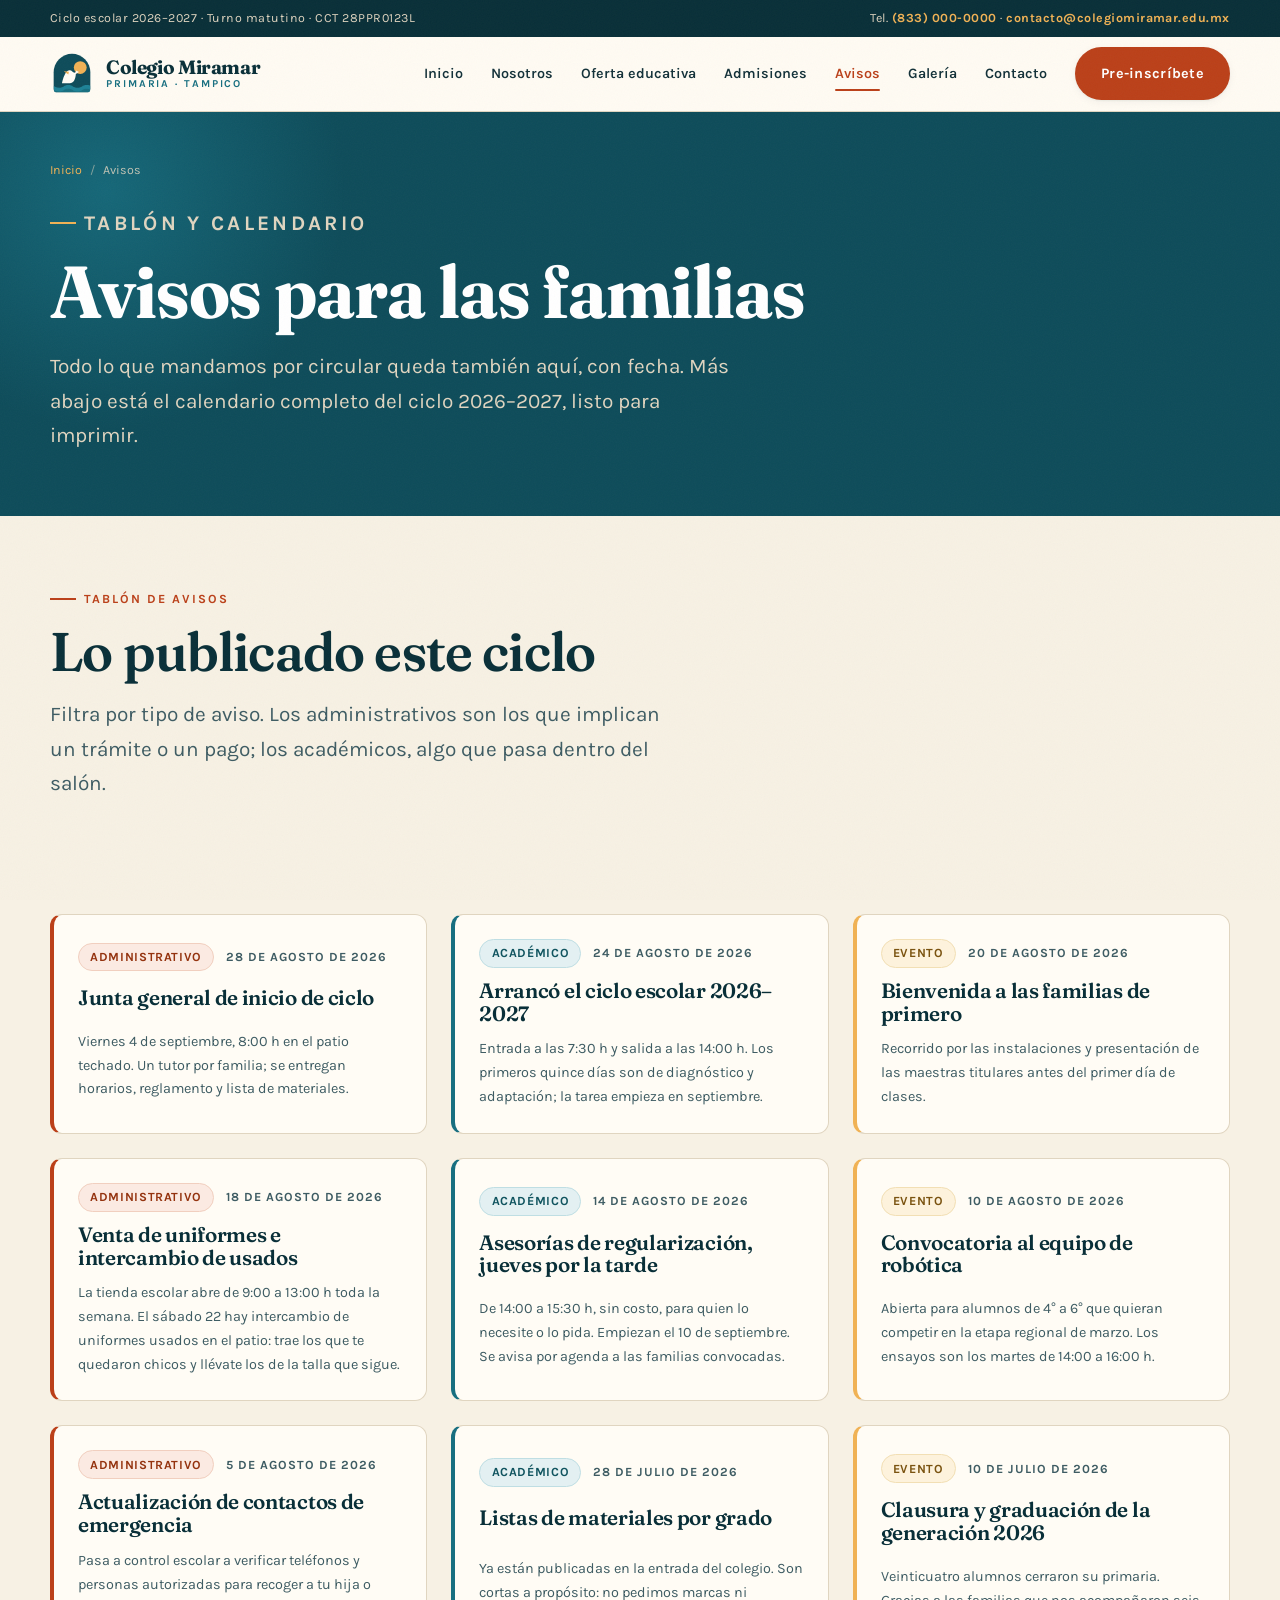
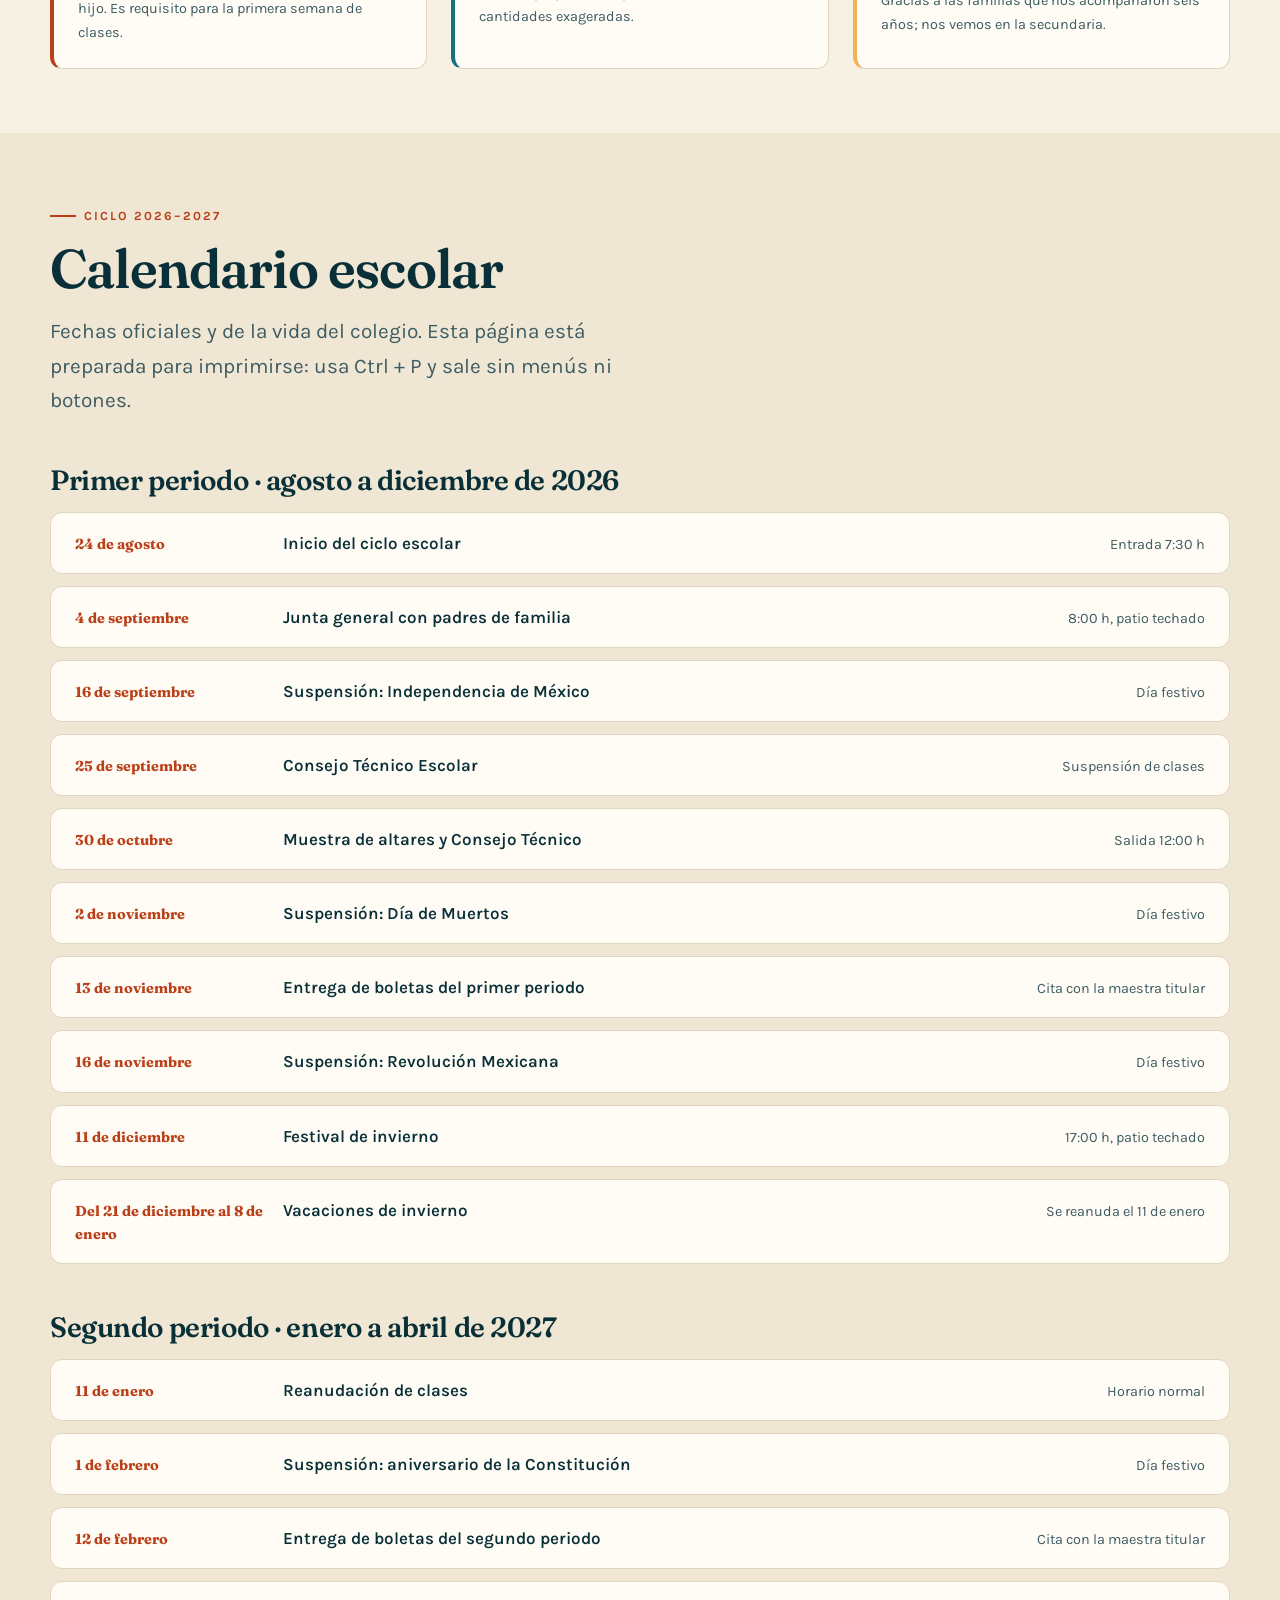
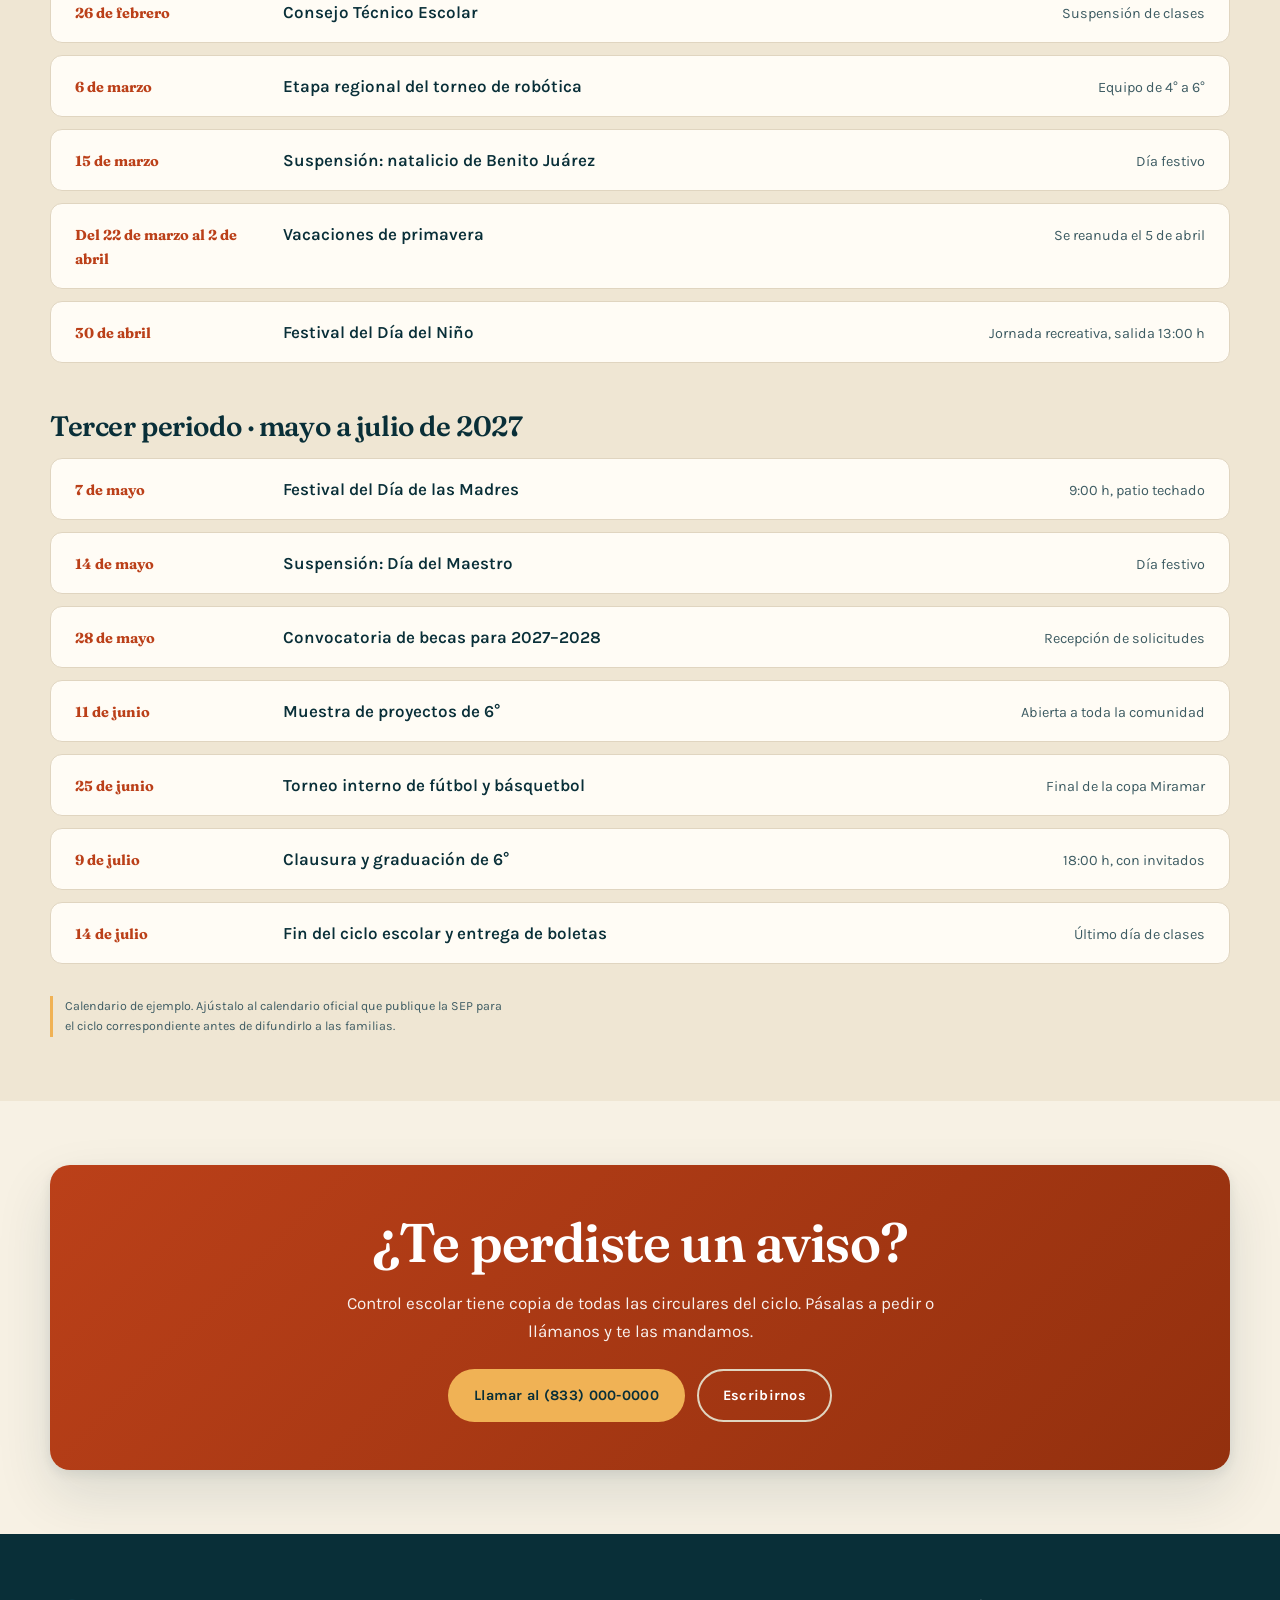
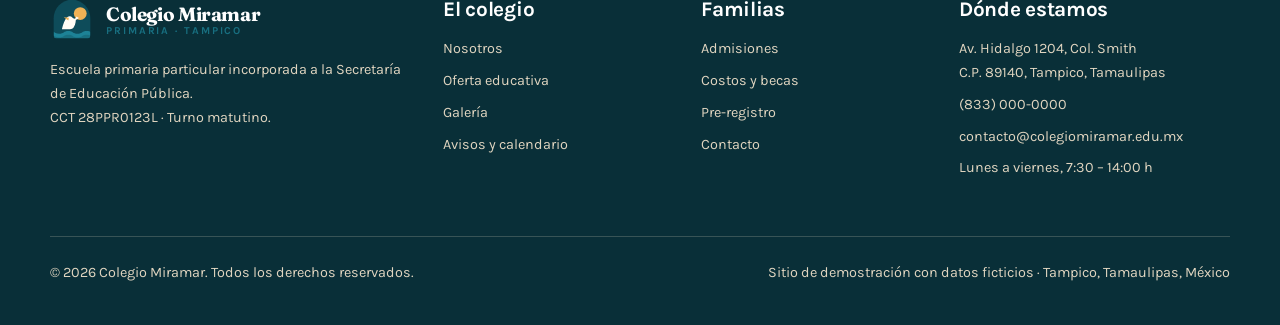
<file: avisos.html>
<!DOCTYPE html>
<html lang="es-MX">
<head>
<meta charset="UTF-8">
<meta name="viewport" content="width=device-width, initial-scale=1">
<title>Avisos · Colegio Miramar</title>
<meta name="description" content="Avisos para las familias y calendario escolar completo del ciclo 2026-2027 del Colegio Miramar, Tampico.">
<link rel="canonical" href="https://alexsdx.github.io/colegio-miramar/avisos.html">
<meta name="theme-color" content="#0E4C5A">

<meta property="og:type" content="website">
<meta property="og:locale" content="es_MX">
<meta property="og:site_name" content="Colegio Miramar">
<meta property="og:title" content="Avisos · Colegio Miramar">
<meta property="og:description" content="Avisos para las familias y calendario escolar completo del ciclo 2026-2027 del Colegio Miramar, Tampico.">
<meta property="og:url" content="https://alexsdx.github.io/colegio-miramar/avisos.html">
<meta property="og:image" content="https://alexsdx.github.io/colegio-miramar/img/heroe.svg">
<meta name="twitter:card" content="summary_large_image">

<link rel="icon" href="img/favicon.svg" type="image/svg+xml">
<link rel="preconnect" href="https://fonts.googleapis.com">
<link rel="preconnect" href="https://fonts.gstatic.com" crossorigin>
<link rel="stylesheet" href="https://fonts.googleapis.com/css2?family=Fraunces:ital,opsz,wght@0,9..144,400..700;1,9..144,400..700&family=Karla:ital,wght@0,400..800;1,400..700&display=swap">
<link rel="stylesheet" href="css/estilos.css">

<script type="application/ld+json">
{
  "@context": "https://schema.org",
  "@type": "BreadcrumbList",
  "itemListElement": [
    { "@type": "ListItem", "position": 1, "name": "Inicio", "item": "https://alexsdx.github.io/colegio-miramar/" },
    { "@type": "ListItem", "position": 2, "name": "Avisos", "item": "https://alexsdx.github.io/colegio-miramar/avisos.html" }
  ]
}
</script>
<noscript><style>.nav{display:block!important}.nav-alterna{display:none}</style></noscript>
</head>
<body>

<a class="saltar" href="#contenido">Saltar al contenido principal</a>

<div class="barra-superior">
  <div class="contenedor">
    <span>Ciclo escolar 2026–2027 · Turno matutino · CCT 28PPR0123L</span>
    <span>Tel. <a href="tel:+528330000000">(833) 000-0000</a> · <a href="mailto:contacto@colegiomiramar.edu.mx">contacto@colegiomiramar.edu.mx</a></span>
  </div>
</div>

<header class="encabezado">
  <div class="contenedor">
    <a class="marca" href="index.html">
      <img class="marca__escudo" src="img/logo.svg" alt="" width="48" height="48">
      <span class="marca__texto">
        <span class="marca__nombre">Colegio Miramar</span>
        <span class="marca__bajada">Primaria · Tampico</span>
      </span>
    </a>

    <button class="nav-alterna" type="button" aria-expanded="false" aria-controls="menu-principal">
      <span class="nav-alterna__barras" aria-hidden="true"><span></span><span></span><span></span></span>
      Menú
    </button>

    <nav class="nav" id="menu-principal" aria-label="Navegación principal" hidden>
      <div class="contenedor">
        <ul class="nav__lista">
          <li><a class="nav__enlace" href="index.html">Inicio</a></li>
          <li><a class="nav__enlace" href="nosotros.html">Nosotros</a></li>
          <li><a class="nav__enlace" href="oferta-educativa.html">Oferta educativa</a></li>
          <li><a class="nav__enlace" href="admisiones.html">Admisiones</a></li>
          <li><a class="nav__enlace" href="avisos.html" aria-current="page">Avisos</a></li>
          <li><a class="nav__enlace" href="galeria.html">Galería</a></li>
          <li><a class="nav__enlace" href="contacto.html">Contacto</a></li>
        </ul>
        <a class="boton boton--primario" href="admisiones.html#preinscripcion">Pre-inscríbete</a>
      </div>
    </nav>
  </div>
</header>

<main id="contenido">

  <!-- ================================================= PORTADA ========== -->
  <section class="portada-interior">
    <div class="contenedor">
      <ol class="miga">
        <li><a href="index.html">Inicio</a></li>
        <li aria-current="page">Avisos</li>
      </ol>
      <p class="antetitulo antetitulo--claro">Tablón y calendario</p>
      <h1>Avisos para las familias</h1>
      <p>
        Todo lo que mandamos por circular queda también aquí, con fecha. Más abajo
        está el calendario completo del ciclo 2026–2027, listo para imprimir.
      </p>
    </div>
  </section>

  <!-- ================================================= AVISOS =========== -->
  <section class="seccion">
    <div class="contenedor">
      <div class="encabezado-seccion revelar">
        <p class="antetitulo">Tablón de avisos</p>
        <h2>Lo publicado este ciclo</h2>
        <p class="entrada">
          Filtra por tipo de aviso. Los administrativos son los que implican un
          trámite o un pago; los académicos, algo que pasa dentro del salón.
        </p>
      </div>

      <div class="filtros revelar" data-filtros="lista-avisos" data-conteo="conteo-avisos"
           role="group" aria-label="Filtrar avisos por tipo">
        <button class="filtro" type="button" data-categoria="todas" aria-pressed="true">Todos</button>
        <button class="filtro" type="button" data-categoria="academico" aria-pressed="false">Académicos</button>
        <button class="filtro" type="button" data-categoria="administrativo" aria-pressed="false">Administrativos</button>
        <button class="filtro" type="button" data-categoria="evento" aria-pressed="false">Eventos</button>
      </div>

      <p class="solo-lectores" id="conteo-avisos" role="status" aria-live="polite"></p>

      <ul class="rejilla rejilla--3" id="lista-avisos">
        <li class="aviso aviso--administrativo revelar" data-categoria="administrativo">
          <div class="aviso__meta">
            <span class="etiqueta etiqueta--administrativo">Administrativo</span>
            <time class="aviso__fecha" datetime="2026-08-28">28 de agosto de 2026</time>
          </div>
          <h3>Junta general de inicio de ciclo</h3>
          <p>
            Viernes 4 de septiembre, 8:00 h en el patio techado. Un tutor por
            familia; se entregan horarios, reglamento y lista de materiales.
          </p>
        </li>

        <li class="aviso revelar" data-categoria="academico">
          <div class="aviso__meta">
            <span class="etiqueta etiqueta--academico">Académico</span>
            <time class="aviso__fecha" datetime="2026-08-24">24 de agosto de 2026</time>
          </div>
          <h3>Arrancó el ciclo escolar 2026–2027</h3>
          <p>
            Entrada a las 7:30 h y salida a las 14:00 h. Los primeros quince días
            son de diagnóstico y adaptación; la tarea empieza en septiembre.
          </p>
        </li>

        <li class="aviso aviso--evento revelar" data-categoria="evento">
          <div class="aviso__meta">
            <span class="etiqueta etiqueta--evento">Evento</span>
            <time class="aviso__fecha" datetime="2026-08-20">20 de agosto de 2026</time>
          </div>
          <h3>Bienvenida a las familias de primero</h3>
          <p>
            Recorrido por las instalaciones y presentación de las maestras titulares
            antes del primer día de clases.
          </p>
        </li>

        <li class="aviso aviso--administrativo revelar" data-categoria="administrativo">
          <div class="aviso__meta">
            <span class="etiqueta etiqueta--administrativo">Administrativo</span>
            <time class="aviso__fecha" datetime="2026-08-18">18 de agosto de 2026</time>
          </div>
          <h3>Venta de uniformes e intercambio de usados</h3>
          <p>
            La tienda escolar abre de 9:00 a 13:00 h toda la semana. El sábado 22 hay
            intercambio de uniformes usados en el patio: trae los que te quedaron
            chicos y llévate los de la talla que sigue.
          </p>
        </li>

        <li class="aviso revelar" data-categoria="academico">
          <div class="aviso__meta">
            <span class="etiqueta etiqueta--academico">Académico</span>
            <time class="aviso__fecha" datetime="2026-08-14">14 de agosto de 2026</time>
          </div>
          <h3>Asesorías de regularización, jueves por la tarde</h3>
          <p>
            De 14:00 a 15:30 h, sin costo, para quien lo necesite o lo pida. Empiezan
            el 10 de septiembre. Se avisa por agenda a las familias convocadas.
          </p>
        </li>

        <li class="aviso aviso--evento revelar" data-categoria="evento">
          <div class="aviso__meta">
            <span class="etiqueta etiqueta--evento">Evento</span>
            <time class="aviso__fecha" datetime="2026-08-10">10 de agosto de 2026</time>
          </div>
          <h3>Convocatoria al equipo de robótica</h3>
          <p>
            Abierta para alumnos de 4° a 6° que quieran competir en la etapa regional
            de marzo. Los ensayos son los martes de 14:00 a 16:00 h.
          </p>
        </li>

        <li class="aviso aviso--administrativo revelar" data-categoria="administrativo">
          <div class="aviso__meta">
            <span class="etiqueta etiqueta--administrativo">Administrativo</span>
            <time class="aviso__fecha" datetime="2026-08-05">5 de agosto de 2026</time>
          </div>
          <h3>Actualización de contactos de emergencia</h3>
          <p>
            Pasa a control escolar a verificar teléfonos y personas autorizadas para
            recoger a tu hija o hijo. Es requisito para la primera semana de clases.
          </p>
        </li>

        <li class="aviso revelar" data-categoria="academico">
          <div class="aviso__meta">
            <span class="etiqueta etiqueta--academico">Académico</span>
            <time class="aviso__fecha" datetime="2026-07-28">28 de julio de 2026</time>
          </div>
          <h3>Listas de materiales por grado</h3>
          <p>
            Ya están publicadas en la entrada del colegio. Son cortas a propósito: no
            pedimos marcas ni cantidades exageradas.
          </p>
        </li>

        <li class="aviso aviso--evento revelar" data-categoria="evento">
          <div class="aviso__meta">
            <span class="etiqueta etiqueta--evento">Evento</span>
            <time class="aviso__fecha" datetime="2026-07-10">10 de julio de 2026</time>
          </div>
          <h3>Clausura y graduación de la generación 2026</h3>
          <p>
            Veinticuatro alumnos cerraron su primaria. Gracias a las familias que
            nos acompañaron seis años; nos vemos en la secundaria.
          </p>
        </li>
      </ul>
    </div>
  </section>

  <!-- ================================================= CALENDARIO ======= -->
  <section class="seccion seccion--honda" id="calendario">
    <div class="contenedor">
      <div class="encabezado-seccion revelar">
        <p class="antetitulo">Ciclo 2026–2027</p>
        <h2>Calendario escolar</h2>
        <p class="entrada">
          Fechas oficiales y de la vida del colegio. Esta página está preparada para
          imprimirse: usa Ctrl&nbsp;+&nbsp;P y sale sin menús ni botones.
        </p>
      </div>

      <h3 class="revelar">Primer periodo · agosto a diciembre de 2026</h3>
      <div class="calendario revelar mt-4">
        <div class="calendario__fila">
          <span class="calendario__fecha">24 de agosto</span>
          <span class="calendario__evento">Inicio del ciclo escolar</span>
          <span class="calendario__nota">Entrada 7:30 h</span>
        </div>
        <div class="calendario__fila">
          <span class="calendario__fecha">4 de septiembre</span>
          <span class="calendario__evento">Junta general con padres de familia</span>
          <span class="calendario__nota">8:00 h, patio techado</span>
        </div>
        <div class="calendario__fila">
          <span class="calendario__fecha">16 de septiembre</span>
          <span class="calendario__evento">Suspensión: Independencia de México</span>
          <span class="calendario__nota">Día festivo</span>
        </div>
        <div class="calendario__fila">
          <span class="calendario__fecha">25 de septiembre</span>
          <span class="calendario__evento">Consejo Técnico Escolar</span>
          <span class="calendario__nota">Suspensión de clases</span>
        </div>
        <div class="calendario__fila">
          <span class="calendario__fecha">30 de octubre</span>
          <span class="calendario__evento">Muestra de altares y Consejo Técnico</span>
          <span class="calendario__nota">Salida 12:00 h</span>
        </div>
        <div class="calendario__fila">
          <span class="calendario__fecha">2 de noviembre</span>
          <span class="calendario__evento">Suspensión: Día de Muertos</span>
          <span class="calendario__nota">Día festivo</span>
        </div>
        <div class="calendario__fila">
          <span class="calendario__fecha">13 de noviembre</span>
          <span class="calendario__evento">Entrega de boletas del primer periodo</span>
          <span class="calendario__nota">Cita con la maestra titular</span>
        </div>
        <div class="calendario__fila">
          <span class="calendario__fecha">16 de noviembre</span>
          <span class="calendario__evento">Suspensión: Revolución Mexicana</span>
          <span class="calendario__nota">Día festivo</span>
        </div>
        <div class="calendario__fila">
          <span class="calendario__fecha">11 de diciembre</span>
          <span class="calendario__evento">Festival de invierno</span>
          <span class="calendario__nota">17:00 h, patio techado</span>
        </div>
        <div class="calendario__fila">
          <span class="calendario__fecha">Del 21 de diciembre al 8 de enero</span>
          <span class="calendario__evento">Vacaciones de invierno</span>
          <span class="calendario__nota">Se reanuda el 11 de enero</span>
        </div>
      </div>

      <h3 class="revelar mt-7">Segundo periodo · enero a abril de 2027</h3>
      <div class="calendario revelar mt-4">
        <div class="calendario__fila">
          <span class="calendario__fecha">11 de enero</span>
          <span class="calendario__evento">Reanudación de clases</span>
          <span class="calendario__nota">Horario normal</span>
        </div>
        <div class="calendario__fila">
          <span class="calendario__fecha">1 de febrero</span>
          <span class="calendario__evento">Suspensión: aniversario de la Constitución</span>
          <span class="calendario__nota">Día festivo</span>
        </div>
        <div class="calendario__fila">
          <span class="calendario__fecha">12 de febrero</span>
          <span class="calendario__evento">Entrega de boletas del segundo periodo</span>
          <span class="calendario__nota">Cita con la maestra titular</span>
        </div>
        <div class="calendario__fila">
          <span class="calendario__fecha">26 de febrero</span>
          <span class="calendario__evento">Consejo Técnico Escolar</span>
          <span class="calendario__nota">Suspensión de clases</span>
        </div>
        <div class="calendario__fila">
          <span class="calendario__fecha">6 de marzo</span>
          <span class="calendario__evento">Etapa regional del torneo de robótica</span>
          <span class="calendario__nota">Equipo de 4° a 6°</span>
        </div>
        <div class="calendario__fila">
          <span class="calendario__fecha">15 de marzo</span>
          <span class="calendario__evento">Suspensión: natalicio de Benito Juárez</span>
          <span class="calendario__nota">Día festivo</span>
        </div>
        <div class="calendario__fila">
          <span class="calendario__fecha">Del 22 de marzo al 2 de abril</span>
          <span class="calendario__evento">Vacaciones de primavera</span>
          <span class="calendario__nota">Se reanuda el 5 de abril</span>
        </div>
        <div class="calendario__fila">
          <span class="calendario__fecha">30 de abril</span>
          <span class="calendario__evento">Festival del Día del Niño</span>
          <span class="calendario__nota">Jornada recreativa, salida 13:00 h</span>
        </div>
      </div>

      <h3 class="revelar mt-7">Tercer periodo · mayo a julio de 2027</h3>
      <div class="calendario revelar mt-4">
        <div class="calendario__fila">
          <span class="calendario__fecha">7 de mayo</span>
          <span class="calendario__evento">Festival del Día de las Madres</span>
          <span class="calendario__nota">9:00 h, patio techado</span>
        </div>
        <div class="calendario__fila">
          <span class="calendario__fecha">14 de mayo</span>
          <span class="calendario__evento">Suspensión: Día del Maestro</span>
          <span class="calendario__nota">Día festivo</span>
        </div>
        <div class="calendario__fila">
          <span class="calendario__fecha">28 de mayo</span>
          <span class="calendario__evento">Convocatoria de becas para 2027–2028</span>
          <span class="calendario__nota">Recepción de solicitudes</span>
        </div>
        <div class="calendario__fila">
          <span class="calendario__fecha">11 de junio</span>
          <span class="calendario__evento">Muestra de proyectos de 6°</span>
          <span class="calendario__nota">Abierta a toda la comunidad</span>
        </div>
        <div class="calendario__fila">
          <span class="calendario__fecha">25 de junio</span>
          <span class="calendario__evento">Torneo interno de fútbol y básquetbol</span>
          <span class="calendario__nota">Final de la copa Miramar</span>
        </div>
        <div class="calendario__fila">
          <span class="calendario__fecha">9 de julio</span>
          <span class="calendario__evento">Clausura y graduación de 6°</span>
          <span class="calendario__nota">18:00 h, con invitados</span>
        </div>
        <div class="calendario__fila">
          <span class="calendario__fecha">14 de julio</span>
          <span class="calendario__evento">Fin del ciclo escolar y entrega de boletas</span>
          <span class="calendario__nota">Último día de clases</span>
        </div>
      </div>

      <p class="nota-maqueta mt-6">
        Calendario de ejemplo. Ajústalo al calendario oficial que publique la SEP
        para el ciclo correspondiente antes de difundirlo a las familias.
      </p>
    </div>
  </section>

  <!-- ================================================= LLAMADA ========== -->
  <section class="seccion">
    <div class="contenedor">
      <div class="llamada revelar">
        <h2>¿Te perdiste un aviso?</h2>
        <p>
          Control escolar tiene copia de todas las circulares del ciclo. Pásalas a
          pedir o llámanos y te las mandamos.
        </p>
        <div class="grupo-botones">
          <a class="boton boton--claro" href="tel:+528330000000">Llamar al (833) 000-0000</a>
          <a class="boton boton--contorno-claro" href="contacto.html">Escribirnos</a>
        </div>
      </div>
    </div>
  </section>

</main>

<footer class="pie">
  <div class="contenedor">
    <div class="pie__rejilla">
      <div>
        <div class="pie__marca">
          <img class="marca__escudo" src="img/logo.svg" alt="" width="48" height="48">
          <span class="marca__texto">
            <span class="marca__nombre">Colegio Miramar</span>
            <span class="marca__bajada">Primaria · Tampico</span>
          </span>
        </div>
        <p>
          Escuela primaria particular incorporada a la Secretaría de Educación Pública.<br>
          CCT 28PPR0123L · Turno matutino.
        </p>
      </div>

      <nav aria-label="Secciones del sitio">
        <h3>El colegio</h3>
        <ul>
          <li><a href="nosotros.html">Nosotros</a></li>
          <li><a href="oferta-educativa.html">Oferta educativa</a></li>
          <li><a href="galeria.html">Galería</a></li>
          <li><a href="avisos.html">Avisos y calendario</a></li>
        </ul>
      </nav>

      <nav aria-label="Trámites">
        <h3>Familias</h3>
        <ul>
          <li><a href="admisiones.html">Admisiones</a></li>
          <li><a href="admisiones.html#costos">Costos y becas</a></li>
          <li><a href="admisiones.html#preinscripcion">Pre-registro</a></li>
          <li><a href="contacto.html">Contacto</a></li>
        </ul>
      </nav>

      <div>
        <h3>Dónde estamos</h3>
        <address style="font-style: normal">
          <ul>
            <li>Av. Hidalgo 1204, Col. Smith<br>C.P. 89140, Tampico, Tamaulipas</li>
            <li><a href="tel:+528330000000">(833) 000-0000</a></li>
            <li><a href="mailto:contacto@colegiomiramar.edu.mx">contacto@colegiomiramar.edu.mx</a></li>
            <li>Lunes a viernes, 7:30 – 14:00 h</li>
          </ul>
        </address>
      </div>
    </div>

    <div class="pie__legal">
      <p>© <span data-anio>2026</span> Colegio Miramar. Todos los derechos reservados.</p>
      <p>Sitio de demostración con datos ficticios · Tampico, Tamaulipas, México</p>
    </div>
  </div>
</footer>

<script src="js/main.js"></script>
</body>
</html>
</file>
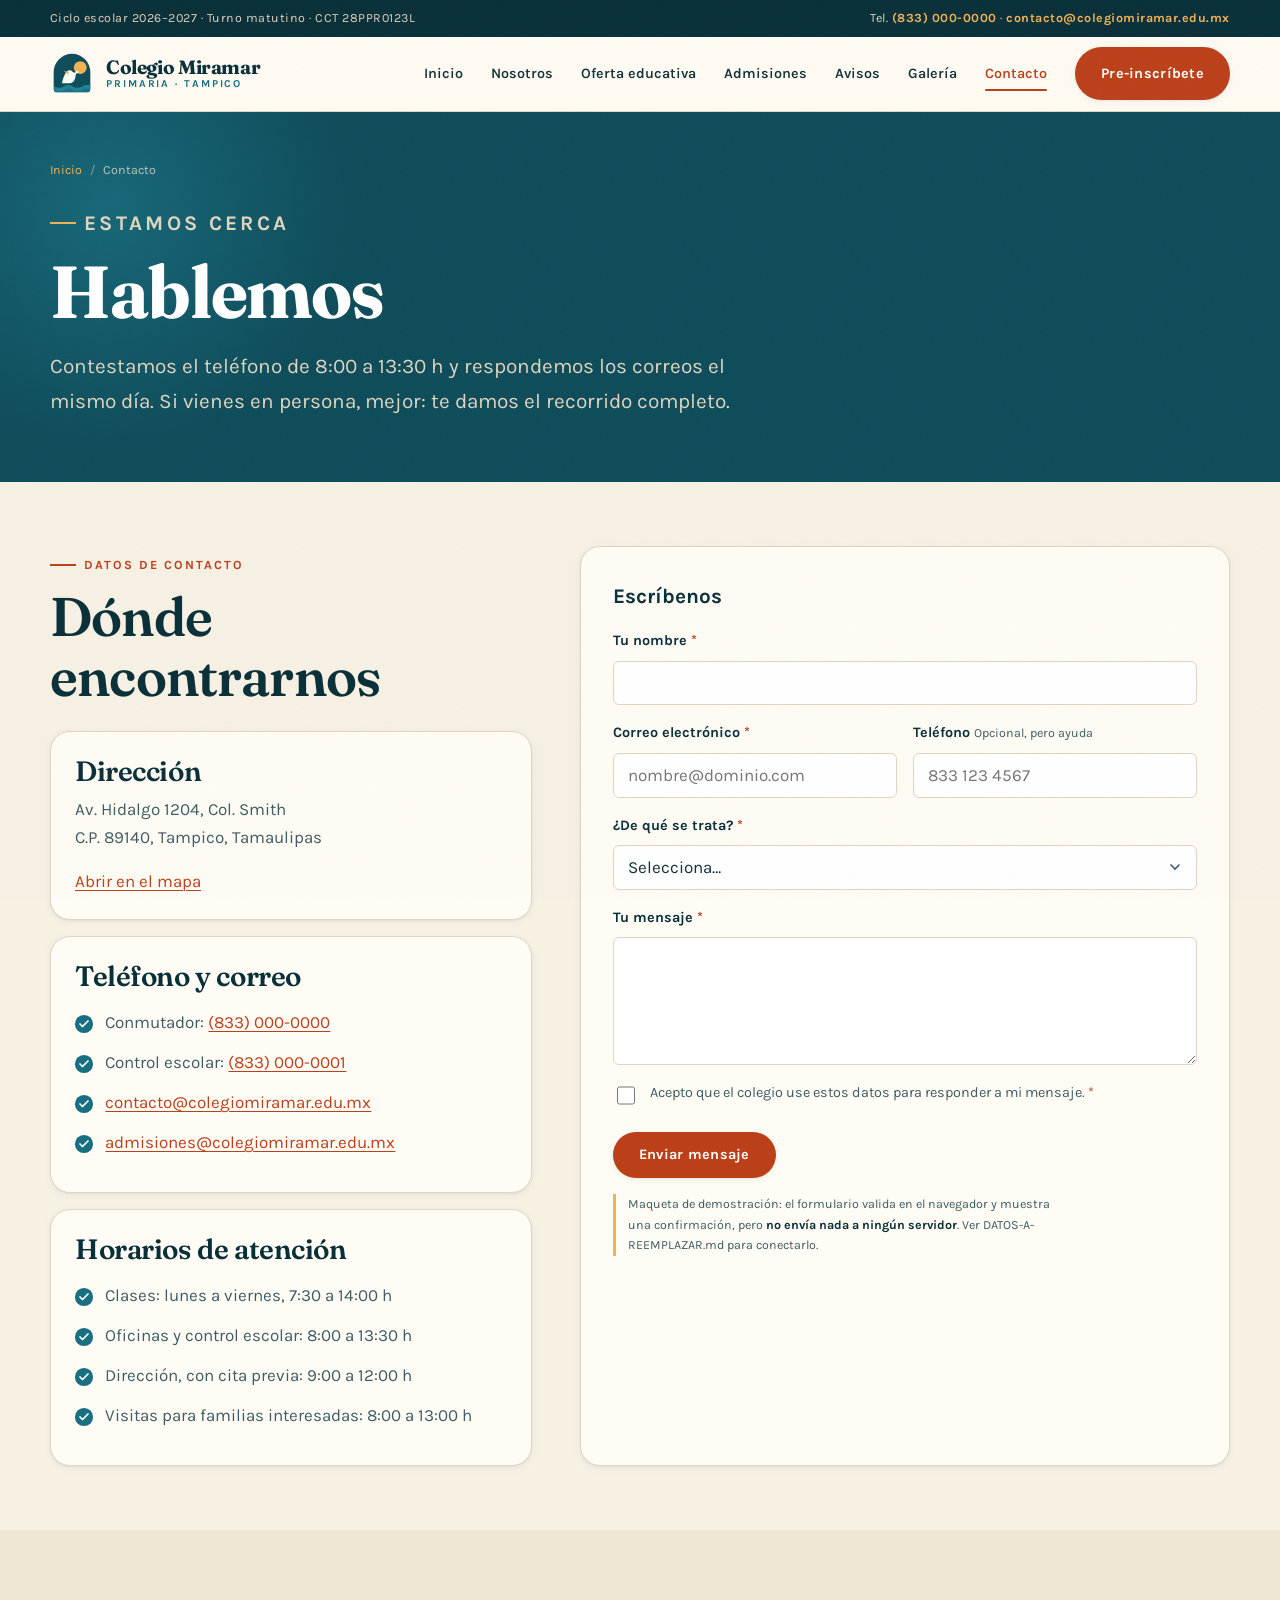
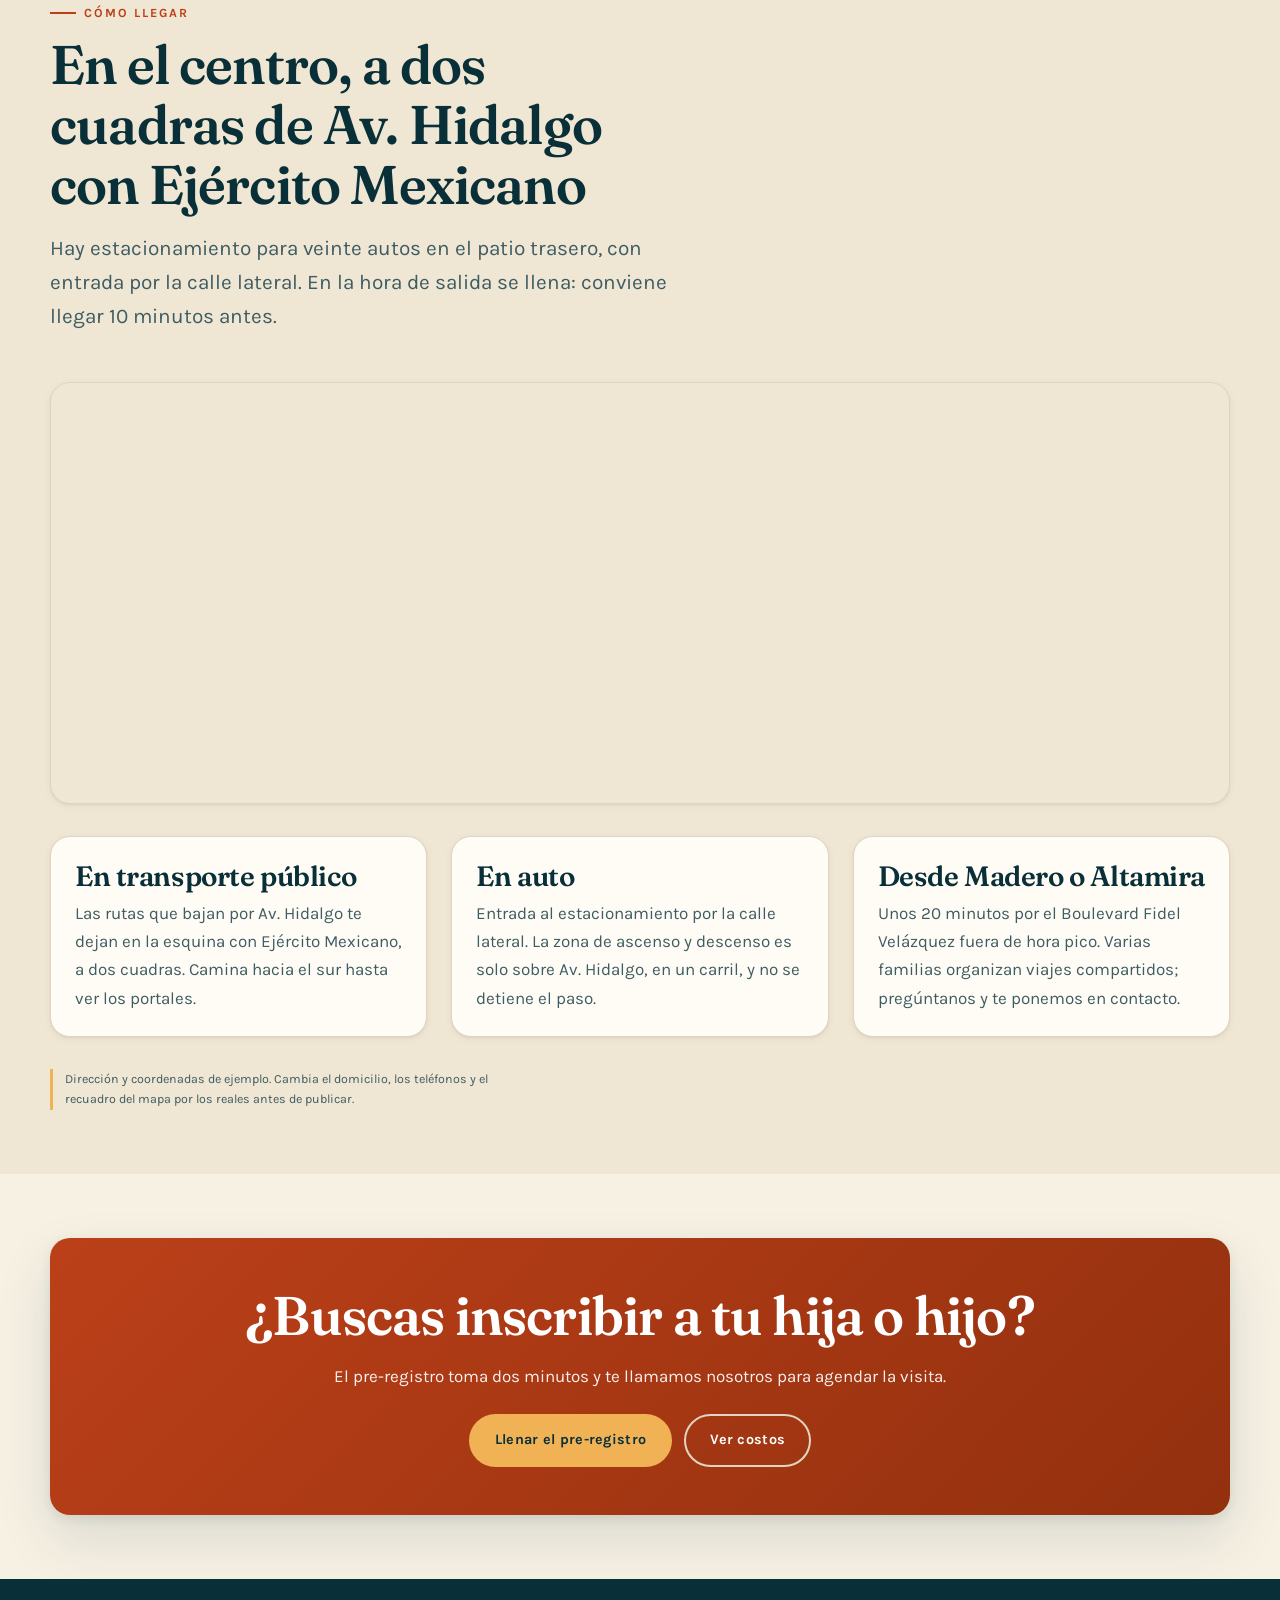
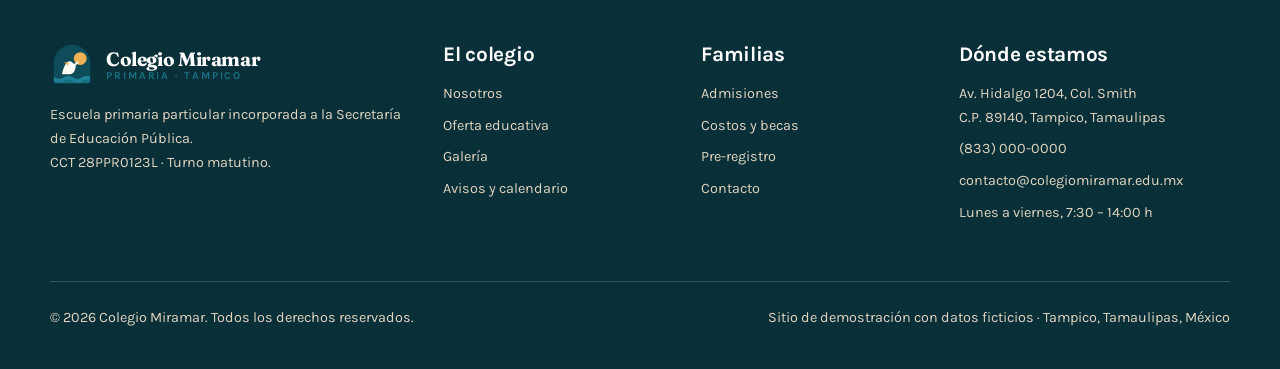
<file: contacto.html>
<!DOCTYPE html>
<html lang="es-MX">
<head>
<meta charset="UTF-8">
<meta name="viewport" content="width=device-width, initial-scale=1">
<title>Contacto · Colegio Miramar</title>
<meta name="description" content="Dirección, teléfonos, horarios de atención y formulario de contacto del Colegio Miramar en Tampico, Tamaulipas.">
<link rel="canonical" href="https://alexsdx.github.io/colegio-miramar/contacto.html">
<meta name="theme-color" content="#0E4C5A">

<meta property="og:type" content="website">
<meta property="og:locale" content="es_MX">
<meta property="og:site_name" content="Colegio Miramar">
<meta property="og:title" content="Contacto · Colegio Miramar">
<meta property="og:description" content="Dirección, teléfonos, horarios de atención y formulario de contacto del Colegio Miramar en Tampico, Tamaulipas.">
<meta property="og:url" content="https://alexsdx.github.io/colegio-miramar/contacto.html">
<meta property="og:image" content="https://alexsdx.github.io/colegio-miramar/img/heroe.svg">
<meta name="twitter:card" content="summary_large_image">

<link rel="icon" href="img/favicon.svg" type="image/svg+xml">
<link rel="preconnect" href="https://fonts.googleapis.com">
<link rel="preconnect" href="https://fonts.gstatic.com" crossorigin>
<link rel="stylesheet" href="https://fonts.googleapis.com/css2?family=Fraunces:ital,opsz,wght@0,9..144,400..700;1,9..144,400..700&family=Karla:ital,wght@0,400..800;1,400..700&display=swap">
<link rel="stylesheet" href="css/estilos.css">

<script type="application/ld+json">
{
  "@context": "https://schema.org",
  "@type": "BreadcrumbList",
  "itemListElement": [
    { "@type": "ListItem", "position": 1, "name": "Inicio", "item": "https://alexsdx.github.io/colegio-miramar/" },
    { "@type": "ListItem", "position": 2, "name": "Contacto", "item": "https://alexsdx.github.io/colegio-miramar/contacto.html" }
  ]
}
</script>
<noscript><style>.nav{display:block!important}.nav-alterna{display:none}</style></noscript>
</head>
<body>

<a class="saltar" href="#contenido">Saltar al contenido principal</a>

<div class="barra-superior">
  <div class="contenedor">
    <span>Ciclo escolar 2026–2027 · Turno matutino · CCT 28PPR0123L</span>
    <span>Tel. <a href="tel:+528330000000">(833) 000-0000</a> · <a href="mailto:contacto@colegiomiramar.edu.mx">contacto@colegiomiramar.edu.mx</a></span>
  </div>
</div>

<header class="encabezado">
  <div class="contenedor">
    <a class="marca" href="index.html">
      <img class="marca__escudo" src="img/logo.svg" alt="" width="48" height="48">
      <span class="marca__texto">
        <span class="marca__nombre">Colegio Miramar</span>
        <span class="marca__bajada">Primaria · Tampico</span>
      </span>
    </a>

    <button class="nav-alterna" type="button" aria-expanded="false" aria-controls="menu-principal">
      <span class="nav-alterna__barras" aria-hidden="true"><span></span><span></span><span></span></span>
      Menú
    </button>

    <nav class="nav" id="menu-principal" aria-label="Navegación principal" hidden>
      <div class="contenedor">
        <ul class="nav__lista">
          <li><a class="nav__enlace" href="index.html">Inicio</a></li>
          <li><a class="nav__enlace" href="nosotros.html">Nosotros</a></li>
          <li><a class="nav__enlace" href="oferta-educativa.html">Oferta educativa</a></li>
          <li><a class="nav__enlace" href="admisiones.html">Admisiones</a></li>
          <li><a class="nav__enlace" href="avisos.html">Avisos</a></li>
          <li><a class="nav__enlace" href="galeria.html">Galería</a></li>
          <li><a class="nav__enlace" href="contacto.html" aria-current="page">Contacto</a></li>
        </ul>
        <a class="boton boton--primario" href="admisiones.html#preinscripcion">Pre-inscríbete</a>
      </div>
    </nav>
  </div>
</header>

<main id="contenido">

  <!-- ================================================= PORTADA ========== -->
  <section class="portada-interior">
    <div class="contenedor">
      <ol class="miga">
        <li><a href="index.html">Inicio</a></li>
        <li aria-current="page">Contacto</li>
      </ol>
      <p class="antetitulo antetitulo--claro">Estamos cerca</p>
      <h1>Hablemos</h1>
      <p>
        Contestamos el teléfono de 8:00 a 13:30 h y respondemos los correos el
        mismo día. Si vienes en persona, mejor: te damos el recorrido completo.
      </p>
    </div>
  </section>

  <!-- ================================================= DATOS Y FORMA === -->
  <section class="seccion">
    <div class="contenedor">
      <div class="rejilla rejilla--1-2">
        <div class="revelar">
          <p class="antetitulo">Datos de contacto</p>
          <h2>Dónde encontrarnos</h2>

          <ul class="rejilla mt-5" style="gap: var(--e-4)">
            <li class="tarjeta">
              <h3>Dirección</h3>
              <address style="font-style: normal; color: var(--tinta-suave)">
                Av. Hidalgo 1204, Col. Smith<br>
                C.P. 89140, Tampico, Tamaulipas
              </address>
              <p class="mt-4">
                <a href="https://www.openstreetmap.org/?mlat=22.2553&amp;mlon=-97.8686#map=17/22.2553/-97.8686"
                   target="_blank" rel="noopener">Abrir en el mapa</a>
              </p>
            </li>

            <li class="tarjeta">
              <h3>Teléfono y correo</h3>
              <ul class="lista-palomita mt-4">
                <li>Conmutador: <a href="tel:+528330000000">(833) 000-0000</a></li>
                <li>Control escolar: <a href="tel:+528330000001">(833) 000-0001</a></li>
                <li><a href="mailto:contacto@colegiomiramar.edu.mx">contacto@colegiomiramar.edu.mx</a></li>
                <li><a href="mailto:admisiones@colegiomiramar.edu.mx">admisiones@colegiomiramar.edu.mx</a></li>
              </ul>
            </li>

            <li class="tarjeta">
              <h3>Horarios de atención</h3>
              <ul class="lista-palomita mt-4">
                <li>Clases: lunes a viernes, 7:30 a 14:00 h</li>
                <li>Oficinas y control escolar: 8:00 a 13:30 h</li>
                <li>Dirección, con cita previa: 9:00 a 12:00 h</li>
                <li>Visitas para familias interesadas: 8:00 a 13:00 h</li>
              </ul>
            </li>
          </ul>
        </div>

        <form class="formulario revelar" data-validar
              data-exito="Gracias, recibimos tu mensaje. Te respondemos por correo o teléfono a más tardar el siguiente día hábil."
              novalidate>
          <fieldset>
            <legend>Escríbenos</legend>
            <div class="campos campos--2">
              <div class="campo campo--ancho">
                <label for="c-nombre">Tu nombre <span class="requerido" aria-hidden="true">*</span></label>
                <input type="text" id="c-nombre" name="c-nombre" required minlength="3"
                       autocomplete="name" data-nombre="El nombre">
                <p class="campo__error" id="c-nombre-error" role="alert"></p>
              </div>

              <div class="campo">
                <label for="c-correo">Correo electrónico <span class="requerido" aria-hidden="true">*</span></label>
                <input type="email" id="c-correo" name="c-correo" required
                       autocomplete="email" placeholder="nombre@dominio.com" data-nombre="El correo">
                <p class="campo__error" id="c-correo-error" role="alert"></p>
              </div>

              <div class="campo">
                <label for="c-tel">Teléfono
                  <span class="ayuda">Opcional, pero ayuda</span>
                </label>
                <input type="tel" id="c-tel" name="c-tel" autocomplete="tel"
                       placeholder="833 123 4567" data-nombre="El teléfono">
                <p class="campo__error" id="c-tel-error" role="alert"></p>
              </div>

              <div class="campo campo--ancho">
                <label for="c-asunto">¿De qué se trata? <span class="requerido" aria-hidden="true">*</span></label>
                <select id="c-asunto" name="c-asunto" required data-nombre="El asunto">
                  <option value="">Selecciona…</option>
                  <option>Quiero agendar una visita</option>
                  <option>Dudas sobre admisiones y costos</option>
                  <option>Soy familia del colegio</option>
                  <option>Bolsa de trabajo</option>
                  <option>Proveedores</option>
                  <option>Otro asunto</option>
                </select>
                <p class="campo__error" id="c-asunto-error" role="alert"></p>
              </div>

              <div class="campo campo--ancho">
                <label for="c-mensaje">Tu mensaje <span class="requerido" aria-hidden="true">*</span></label>
                <textarea id="c-mensaje" name="c-mensaje" rows="5" required minlength="15"
                          data-nombre="El mensaje"></textarea>
                <p class="campo__error" id="c-mensaje-error" role="alert"></p>
              </div>

              <div class="campo campo--ancho">
                <div class="casilla">
                  <input type="checkbox" id="c-privacidad" name="c-privacidad" required
                         data-nombre="El aviso de privacidad">
                  <label for="c-privacidad">
                    Acepto que el colegio use estos datos para responder a mi mensaje.
                    <span class="requerido" aria-hidden="true">*</span>
                  </label>
                </div>
                <p class="campo__error" id="c-privacidad-error" role="alert"></p>
              </div>
            </div>
          </fieldset>

          <button class="boton boton--primario" type="submit">Enviar mensaje</button>

          <p class="mensaje-formulario" role="status" aria-live="polite"></p>

          <p class="nota-maqueta">
            Maqueta de demostración: el formulario valida en el navegador y muestra
            una confirmación, pero <strong>no envía nada a ningún servidor</strong>.
            Ver DATOS-A-REEMPLAZAR.md para conectarlo.
          </p>
        </form>
      </div>
    </div>
  </section>

  <!-- ================================================= MAPA ============= -->
  <section class="seccion seccion--honda">
    <div class="contenedor">
      <div class="encabezado-seccion revelar">
        <p class="antetitulo">Cómo llegar</p>
        <h2>En el centro, a dos cuadras de Av. Hidalgo con Ejército Mexicano</h2>
        <p class="entrada">
          Hay estacionamiento para veinte autos en el patio trasero, con entrada por
          la calle lateral. En la hora de salida se llena: conviene llegar 10 minutos
          antes.
        </p>
      </div>

      <div class="mapa revelar">
        <iframe
          title="Mapa de la ubicación del Colegio Miramar en Tampico"
          src="https://www.openstreetmap.org/export/embed.html?bbox=-97.8786%2C22.2503%2C-97.8586%2C22.2603&amp;layer=mapnik&amp;marker=22.2553%2C-97.8686"
          loading="lazy" referrerpolicy="no-referrer-when-downgrade"></iframe>
      </div>

      <div class="rejilla rejilla--3 mt-6">
        <div class="tarjeta revelar">
          <h3>En transporte público</h3>
          <p>
            Las rutas que bajan por Av. Hidalgo te dejan en la esquina con Ejército
            Mexicano, a dos cuadras. Camina hacia el sur hasta ver los portales.
          </p>
        </div>
        <div class="tarjeta revelar">
          <h3>En auto</h3>
          <p>
            Entrada al estacionamiento por la calle lateral. La zona de ascenso y
            descenso es solo sobre Av. Hidalgo, en un carril, y no se detiene el paso.
          </p>
        </div>
        <div class="tarjeta revelar">
          <h3>Desde Madero o Altamira</h3>
          <p>
            Unos 20 minutos por el Boulevard Fidel Velázquez fuera de hora pico.
            Varias familias organizan viajes compartidos; pregúntanos y te ponemos
            en contacto.
          </p>
        </div>
      </div>

      <p class="nota-maqueta mt-6">
        Dirección y coordenadas de ejemplo. Cambia el domicilio, los teléfonos y el
        recuadro del mapa por los reales antes de publicar.
      </p>
    </div>
  </section>

  <!-- ================================================= LLAMADA ========== -->
  <section class="seccion">
    <div class="contenedor">
      <div class="llamada revelar">
        <h2>¿Buscas inscribir a tu hija o hijo?</h2>
        <p>
          El pre-registro toma dos minutos y te llamamos nosotros para agendar la
          visita.
        </p>
        <div class="grupo-botones">
          <a class="boton boton--claro" href="admisiones.html#preinscripcion">Llenar el pre-registro</a>
          <a class="boton boton--contorno-claro" href="admisiones.html#costos">Ver costos</a>
        </div>
      </div>
    </div>
  </section>

</main>

<footer class="pie">
  <div class="contenedor">
    <div class="pie__rejilla">
      <div>
        <div class="pie__marca">
          <img class="marca__escudo" src="img/logo.svg" alt="" width="48" height="48">
          <span class="marca__texto">
            <span class="marca__nombre">Colegio Miramar</span>
            <span class="marca__bajada">Primaria · Tampico</span>
          </span>
        </div>
        <p>
          Escuela primaria particular incorporada a la Secretaría de Educación Pública.<br>
          CCT 28PPR0123L · Turno matutino.
        </p>
      </div>

      <nav aria-label="Secciones del sitio">
        <h3>El colegio</h3>
        <ul>
          <li><a href="nosotros.html">Nosotros</a></li>
          <li><a href="oferta-educativa.html">Oferta educativa</a></li>
          <li><a href="galeria.html">Galería</a></li>
          <li><a href="avisos.html">Avisos y calendario</a></li>
        </ul>
      </nav>

      <nav aria-label="Trámites">
        <h3>Familias</h3>
        <ul>
          <li><a href="admisiones.html">Admisiones</a></li>
          <li><a href="admisiones.html#costos">Costos y becas</a></li>
          <li><a href="admisiones.html#preinscripcion">Pre-registro</a></li>
          <li><a href="contacto.html">Contacto</a></li>
        </ul>
      </nav>

      <div>
        <h3>Dónde estamos</h3>
        <address style="font-style: normal">
          <ul>
            <li>Av. Hidalgo 1204, Col. Smith<br>C.P. 89140, Tampico, Tamaulipas</li>
            <li><a href="tel:+528330000000">(833) 000-0000</a></li>
            <li><a href="mailto:contacto@colegiomiramar.edu.mx">contacto@colegiomiramar.edu.mx</a></li>
            <li>Lunes a viernes, 7:30 – 14:00 h</li>
          </ul>
        </address>
      </div>
    </div>

    <div class="pie__legal">
      <p>© <span data-anio>2026</span> Colegio Miramar. Todos los derechos reservados.</p>
      <p>Sitio de demostración con datos ficticios · Tampico, Tamaulipas, México</p>
    </div>
  </div>
</footer>

<script src="js/main.js"></script>
</body>
</html>
</file>
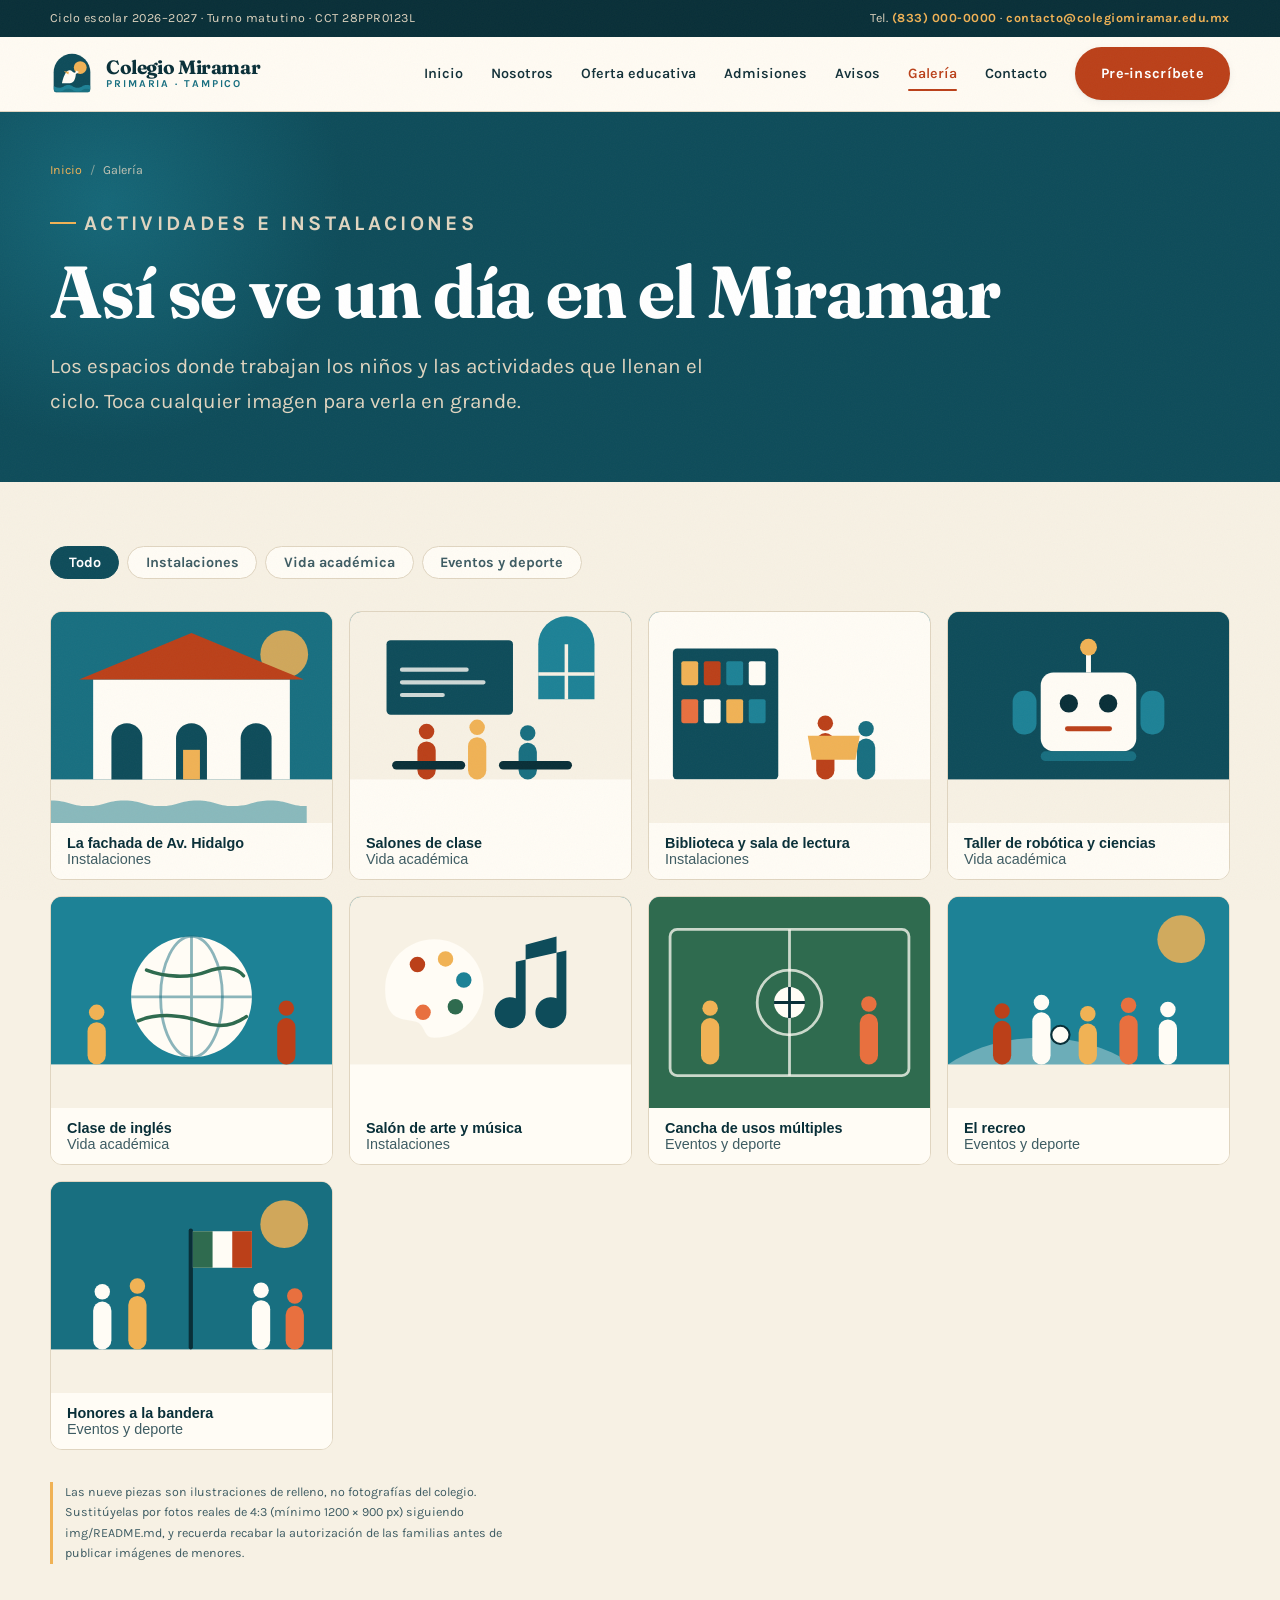
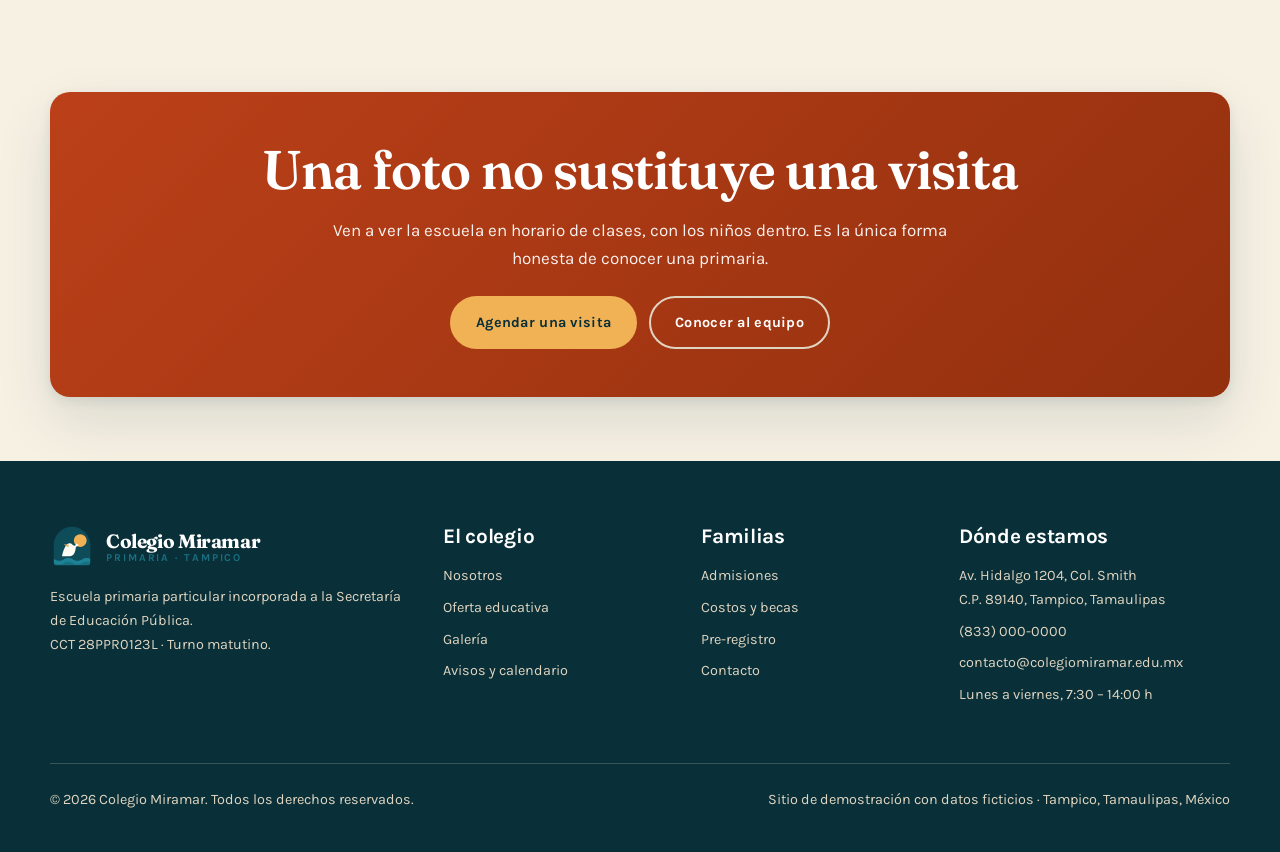
<file: galeria.html>
<!DOCTYPE html>
<html lang="es-MX">
<head>
<meta charset="UTF-8">
<meta name="viewport" content="width=device-width, initial-scale=1">
<title>Galería · Colegio Miramar</title>
<meta name="description" content="Instalaciones y actividades del Colegio Miramar: salones, biblioteca, taller de robótica, cancha y vida escolar.">
<link rel="canonical" href="https://alexsdx.github.io/colegio-miramar/galeria.html">
<meta name="theme-color" content="#0E4C5A">

<meta property="og:type" content="website">
<meta property="og:locale" content="es_MX">
<meta property="og:site_name" content="Colegio Miramar">
<meta property="og:title" content="Galería · Colegio Miramar">
<meta property="og:description" content="Instalaciones y actividades del Colegio Miramar: salones, biblioteca, taller de robótica, cancha y vida escolar.">
<meta property="og:url" content="https://alexsdx.github.io/colegio-miramar/galeria.html">
<meta property="og:image" content="https://alexsdx.github.io/colegio-miramar/img/heroe.svg">
<meta name="twitter:card" content="summary_large_image">

<link rel="icon" href="img/favicon.svg" type="image/svg+xml">
<link rel="preconnect" href="https://fonts.googleapis.com">
<link rel="preconnect" href="https://fonts.gstatic.com" crossorigin>
<link rel="stylesheet" href="https://fonts.googleapis.com/css2?family=Fraunces:ital,opsz,wght@0,9..144,400..700;1,9..144,400..700&family=Karla:ital,wght@0,400..800;1,400..700&display=swap">
<link rel="stylesheet" href="css/estilos.css">

<script type="application/ld+json">
{
  "@context": "https://schema.org",
  "@type": "BreadcrumbList",
  "itemListElement": [
    { "@type": "ListItem", "position": 1, "name": "Inicio", "item": "https://alexsdx.github.io/colegio-miramar/" },
    { "@type": "ListItem", "position": 2, "name": "Galería", "item": "https://alexsdx.github.io/colegio-miramar/galeria.html" }
  ]
}
</script>
<noscript><style>.nav{display:block!important}.nav-alterna{display:none}</style></noscript>
</head>
<body>

<a class="saltar" href="#contenido">Saltar al contenido principal</a>

<div class="barra-superior">
  <div class="contenedor">
    <span>Ciclo escolar 2026–2027 · Turno matutino · CCT 28PPR0123L</span>
    <span>Tel. <a href="tel:+528330000000">(833) 000-0000</a> · <a href="mailto:contacto@colegiomiramar.edu.mx">contacto@colegiomiramar.edu.mx</a></span>
  </div>
</div>

<header class="encabezado">
  <div class="contenedor">
    <a class="marca" href="index.html">
      <img class="marca__escudo" src="img/logo.svg" alt="" width="48" height="48">
      <span class="marca__texto">
        <span class="marca__nombre">Colegio Miramar</span>
        <span class="marca__bajada">Primaria · Tampico</span>
      </span>
    </a>

    <button class="nav-alterna" type="button" aria-expanded="false" aria-controls="menu-principal">
      <span class="nav-alterna__barras" aria-hidden="true"><span></span><span></span><span></span></span>
      Menú
    </button>

    <nav class="nav" id="menu-principal" aria-label="Navegación principal" hidden>
      <div class="contenedor">
        <ul class="nav__lista">
          <li><a class="nav__enlace" href="index.html">Inicio</a></li>
          <li><a class="nav__enlace" href="nosotros.html">Nosotros</a></li>
          <li><a class="nav__enlace" href="oferta-educativa.html">Oferta educativa</a></li>
          <li><a class="nav__enlace" href="admisiones.html">Admisiones</a></li>
          <li><a class="nav__enlace" href="avisos.html">Avisos</a></li>
          <li><a class="nav__enlace" href="galeria.html" aria-current="page">Galería</a></li>
          <li><a class="nav__enlace" href="contacto.html">Contacto</a></li>
        </ul>
        <a class="boton boton--primario" href="admisiones.html#preinscripcion">Pre-inscríbete</a>
      </div>
    </nav>
  </div>
</header>

<main id="contenido">

  <!-- ================================================= PORTADA ========== -->
  <section class="portada-interior">
    <div class="contenedor">
      <ol class="miga">
        <li><a href="index.html">Inicio</a></li>
        <li aria-current="page">Galería</li>
      </ol>
      <p class="antetitulo antetitulo--claro">Actividades e instalaciones</p>
      <h1>Así se ve un día en el Miramar</h1>
      <p>
        Los espacios donde trabajan los niños y las actividades que llenan el ciclo.
        Toca cualquier imagen para verla en grande.
      </p>
    </div>
  </section>

  <!-- ================================================= GALERÍA ========== -->
  <section class="seccion">
    <div class="contenedor">
      <div class="filtros revelar" data-filtros="lista-galeria" data-conteo="conteo-galeria"
           role="group" aria-label="Filtrar la galería por tema">
        <button class="filtro" type="button" data-categoria="todas" aria-pressed="true">Todo</button>
        <button class="filtro" type="button" data-categoria="instalaciones" aria-pressed="false">Instalaciones</button>
        <button class="filtro" type="button" data-categoria="academico" aria-pressed="false">Vida académica</button>
        <button class="filtro" type="button" data-categoria="eventos" aria-pressed="false">Eventos y deporte</button>
      </div>

      <p class="solo-lectores" id="conteo-galeria" role="status" aria-live="polite"></p>

      <div class="galeria" id="lista-galeria">
        <figure class="galeria__pieza" data-categoria="instalaciones">
          <button class="galeria__boton" type="button"
                  data-titulo="La fachada de Av. Hidalgo"
                  data-texto="El edificio que ocupamos desde 2006, con los portales de arco que inspiraron el escudo del colegio.">
            <span class="galeria__lienzo">
              <img src="img/escena-fachada.svg" alt="Ilustración de la fachada del colegio con portales de arco." width="400" height="300">
            </span>
            <span class="galeria__pie">
              <strong>La fachada de Av. Hidalgo</strong>
              Instalaciones
            </span>
          </button>
        </figure>

        <figure class="galeria__pieza" data-categoria="academico">
          <button class="galeria__boton" type="button"
                  data-titulo="Salones de clase"
                  data-texto="Seis aulas con ventilación cruzada y clima, para grupos de máximo 24 alumnos. Un maestro titular por grupo, todo el ciclo.">
            <span class="galeria__lienzo">
              <img src="img/escena-salon.svg" alt="Ilustración de un salón con pizarrón, ventana en arco y pupitres." width="400" height="300">
            </span>
            <span class="galeria__pie">
              <strong>Salones de clase</strong>
              Vida académica
            </span>
          </button>
        </figure>

        <figure class="galeria__pieza" data-categoria="instalaciones">
          <button class="galeria__boton" type="button"
                  data-titulo="Biblioteca y sala de lectura"
                  data-texto="Más de 3,000 títulos en el segundo piso. Media hora diaria de lectura en silencio y préstamo de libros a casa desde primero.">
            <span class="galeria__lienzo">
              <img src="img/escena-biblioteca.svg" alt="Ilustración del rincón de lectura con libreros." width="400" height="300">
            </span>
            <span class="galeria__pie">
              <strong>Biblioteca y sala de lectura</strong>
              Instalaciones
            </span>
          </button>
        </figure>

        <figure class="galeria__pieza" data-categoria="academico">
          <button class="galeria__boton" type="button"
                  data-titulo="Taller de robótica y ciencias"
                  data-texto="Doce estaciones de trabajo. De cuarto a sexto, dos horas semanales, con un proyecto por bimestre que se expone ante el grupo.">
            <span class="galeria__lienzo">
              <img src="img/escena-robotica.svg" alt="Ilustración del taller de robótica con un robot y estaciones de trabajo." width="400" height="300">
            </span>
            <span class="galeria__pie">
              <strong>Taller de robótica y ciencias</strong>
              Vida académica
            </span>
          </button>
        </figure>

        <figure class="galeria__pieza" data-categoria="academico">
          <button class="galeria__boton" type="button"
                  data-titulo="Clase de inglés"
                  data-texto="Una hora diaria con maestros especializados. Los grupos se arman por nivel alcanzado, no por grado, y se revisan cada semestre.">
            <span class="galeria__lienzo">
              <img src="img/escena-ingles.svg" alt="Ilustración de la clase de inglés." width="400" height="300">
            </span>
            <span class="galeria__pie">
              <strong>Clase de inglés</strong>
              Vida académica
            </span>
          </button>
        </figure>

        <figure class="galeria__pieza" data-categoria="instalaciones">
          <button class="galeria__boton" type="button"
                  data-titulo="Salón de arte y música"
                  data-texto="Dibujo, pintura y percusiones. De aquí salen las dos muestras del año: la de invierno y la del festival de fin de ciclo.">
            <span class="galeria__lienzo">
              <img src="img/escena-arte.svg" alt="Ilustración del salón de arte y música." width="400" height="300">
            </span>
            <span class="galeria__pie">
              <strong>Salón de arte y música</strong>
              Instalaciones
            </span>
          </button>
        </figure>

        <figure class="galeria__pieza" data-categoria="eventos">
          <button class="galeria__boton" type="button"
                  data-titulo="Cancha de usos múltiples"
                  data-texto="Techada, así que se juega aunque llueva. Tres sesiones de educación física por semana y el torneo interno del segundo periodo.">
            <span class="galeria__lienzo">
              <img src="img/escena-deportes.svg" alt="Ilustración de la cancha de usos múltiples del colegio." width="400" height="300">
            </span>
            <span class="galeria__pie">
              <strong>Cancha de usos múltiples</strong>
              Eventos y deporte
            </span>
          </button>
        </figure>

        <figure class="galeria__pieza" data-categoria="eventos">
          <button class="galeria__boton" type="button"
                  data-titulo="El recreo"
                  data-texto="Media hora, de 10:15 a 10:45. Hay maestros de guardia en el patio y una regla que se aplica en serio: nadie se queda fuera del juego.">
            <span class="galeria__lienzo">
              <img src="img/escena-recreo.svg" alt="Ilustración de niñas y niños jugando en el patio de recreo." width="400" height="300">
            </span>
            <span class="galeria__pie">
              <strong>El recreo</strong>
              Eventos y deporte
            </span>
          </button>
        </figure>

        <figure class="galeria__pieza" data-categoria="eventos">
          <button class="galeria__boton" type="button"
                  data-titulo="Honores a la bandera"
                  data-texto="Cada lunes a las 7:45 h. La escolta se renueva por semestre y la integran alumnos de quinto y sexto por promedio y conducta.">
            <span class="galeria__lienzo">
              <img src="img/escena-civica.svg" alt="Ilustración de la ceremonia de honores a la bandera." width="400" height="300">
            </span>
            <span class="galeria__pie">
              <strong>Honores a la bandera</strong>
              Eventos y deporte
            </span>
          </button>
        </figure>
      </div>

      <p class="nota-maqueta mt-6">
        Las nueve piezas son ilustraciones de relleno, no fotografías del colegio.
        Sustitúyelas por fotos reales de 4:3 (mínimo 1200 × 900 px) siguiendo
        img/README.md, y recuerda recabar la autorización de las familias antes de
        publicar imágenes de menores.
      </p>
    </div>
  </section>

  <!-- ================================================= LLAMADA ========== -->
  <section class="seccion">
    <div class="contenedor">
      <div class="llamada revelar">
        <h2>Una foto no sustituye una visita</h2>
        <p>
          Ven a ver la escuela en horario de clases, con los niños dentro. Es la
          única forma honesta de conocer una primaria.
        </p>
        <div class="grupo-botones">
          <a class="boton boton--claro" href="contacto.html">Agendar una visita</a>
          <a class="boton boton--contorno-claro" href="nosotros.html">Conocer al equipo</a>
        </div>
      </div>
    </div>
  </section>

  <!-- ================================================= VISOR ============ -->
  <div class="visor" id="visor" role="dialog" aria-modal="true" aria-labelledby="visor-titulo" hidden>
    <div class="visor__caja">
      <button class="visor__cerrar" type="button" aria-label="Cerrar la imagen">&times;</button>
      <div class="visor__lienzo"></div>
      <div class="visor__pie">
        <h3 class="visor__titulo" id="visor-titulo"></h3>
        <p class="visor__texto"></p>
      </div>
    </div>
  </div>

</main>

<footer class="pie">
  <div class="contenedor">
    <div class="pie__rejilla">
      <div>
        <div class="pie__marca">
          <img class="marca__escudo" src="img/logo.svg" alt="" width="48" height="48">
          <span class="marca__texto">
            <span class="marca__nombre">Colegio Miramar</span>
            <span class="marca__bajada">Primaria · Tampico</span>
          </span>
        </div>
        <p>
          Escuela primaria particular incorporada a la Secretaría de Educación Pública.<br>
          CCT 28PPR0123L · Turno matutino.
        </p>
      </div>

      <nav aria-label="Secciones del sitio">
        <h3>El colegio</h3>
        <ul>
          <li><a href="nosotros.html">Nosotros</a></li>
          <li><a href="oferta-educativa.html">Oferta educativa</a></li>
          <li><a href="galeria.html">Galería</a></li>
          <li><a href="avisos.html">Avisos y calendario</a></li>
        </ul>
      </nav>

      <nav aria-label="Trámites">
        <h3>Familias</h3>
        <ul>
          <li><a href="admisiones.html">Admisiones</a></li>
          <li><a href="admisiones.html#costos">Costos y becas</a></li>
          <li><a href="admisiones.html#preinscripcion">Pre-registro</a></li>
          <li><a href="contacto.html">Contacto</a></li>
        </ul>
      </nav>

      <div>
        <h3>Dónde estamos</h3>
        <address style="font-style: normal">
          <ul>
            <li>Av. Hidalgo 1204, Col. Smith<br>C.P. 89140, Tampico, Tamaulipas</li>
            <li><a href="tel:+528330000000">(833) 000-0000</a></li>
            <li><a href="mailto:contacto@colegiomiramar.edu.mx">contacto@colegiomiramar.edu.mx</a></li>
            <li>Lunes a viernes, 7:30 – 14:00 h</li>
          </ul>
        </address>
      </div>
    </div>

    <div class="pie__legal">
      <p>© <span data-anio>2026</span> Colegio Miramar. Todos los derechos reservados.</p>
      <p>Sitio de demostración con datos ficticios · Tampico, Tamaulipas, México</p>
    </div>
  </div>
</footer>

<script src="js/main.js"></script>
</body>
</html>
</file>
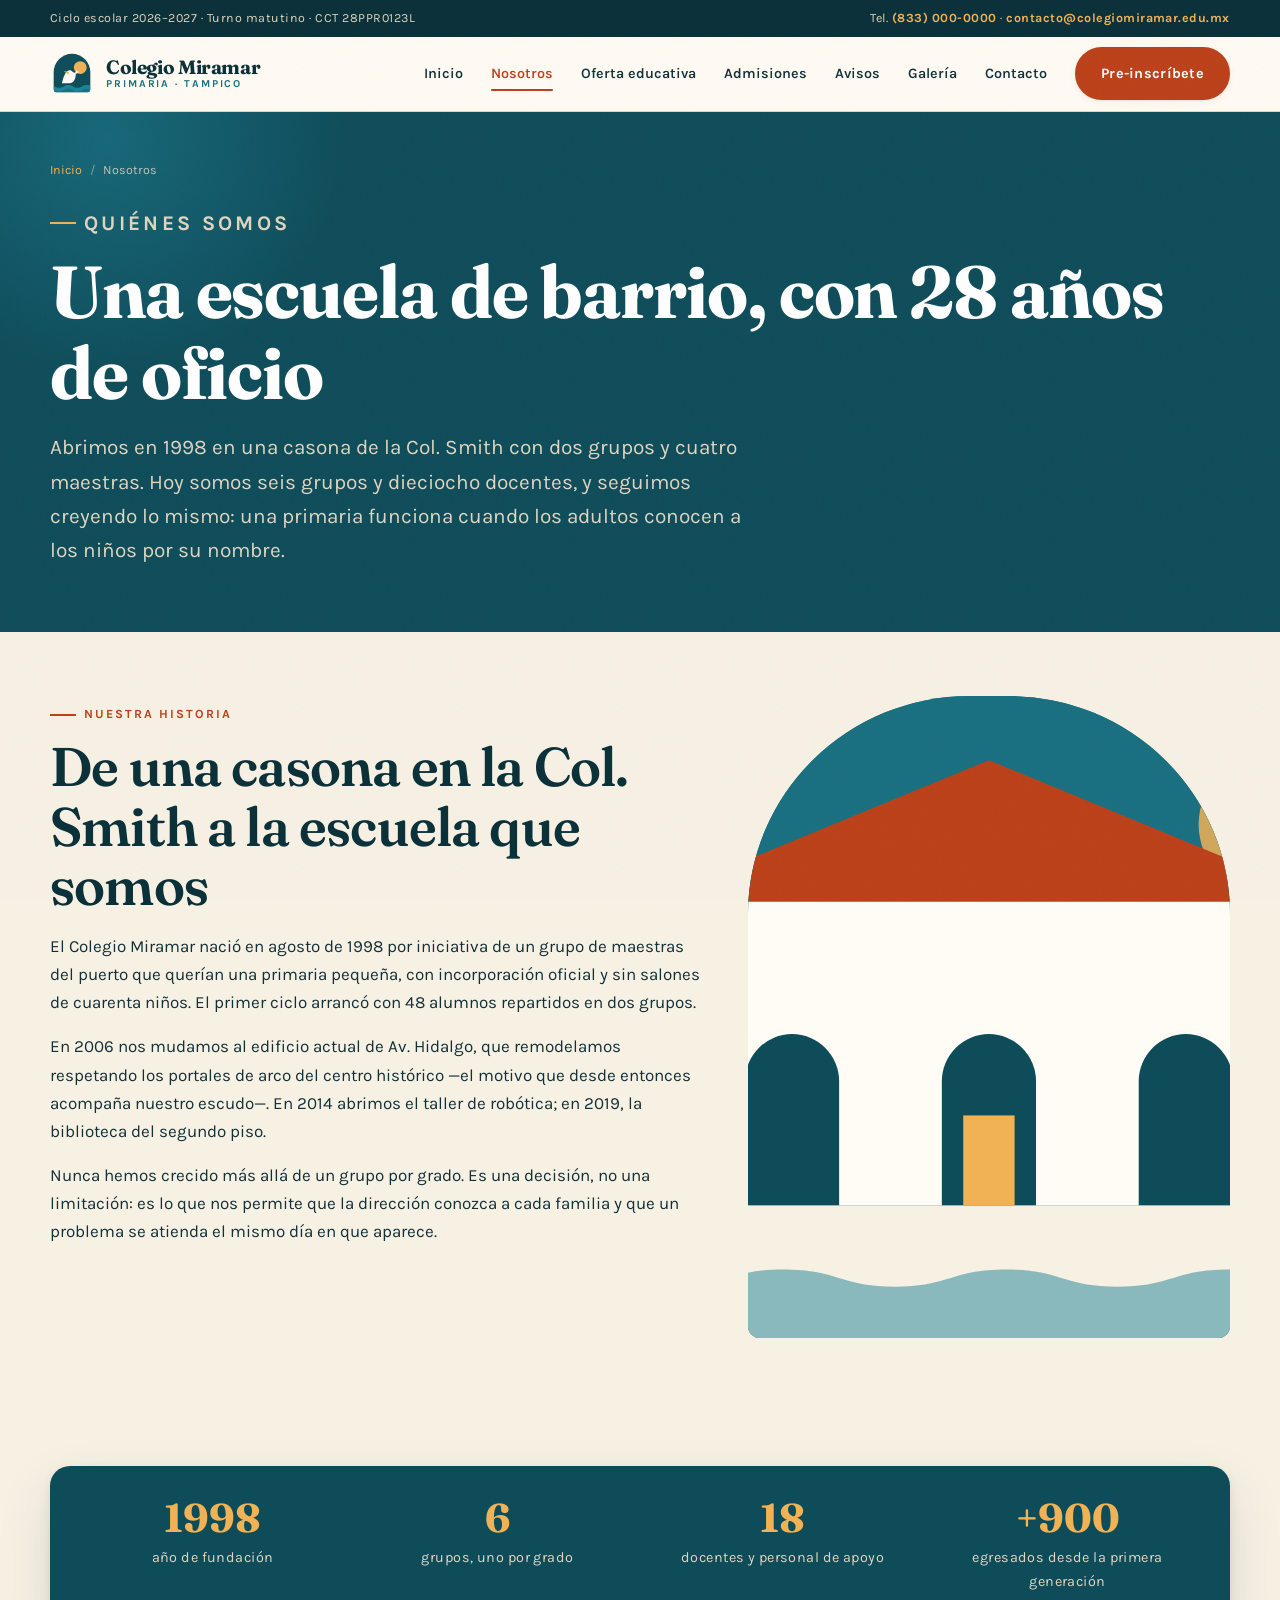
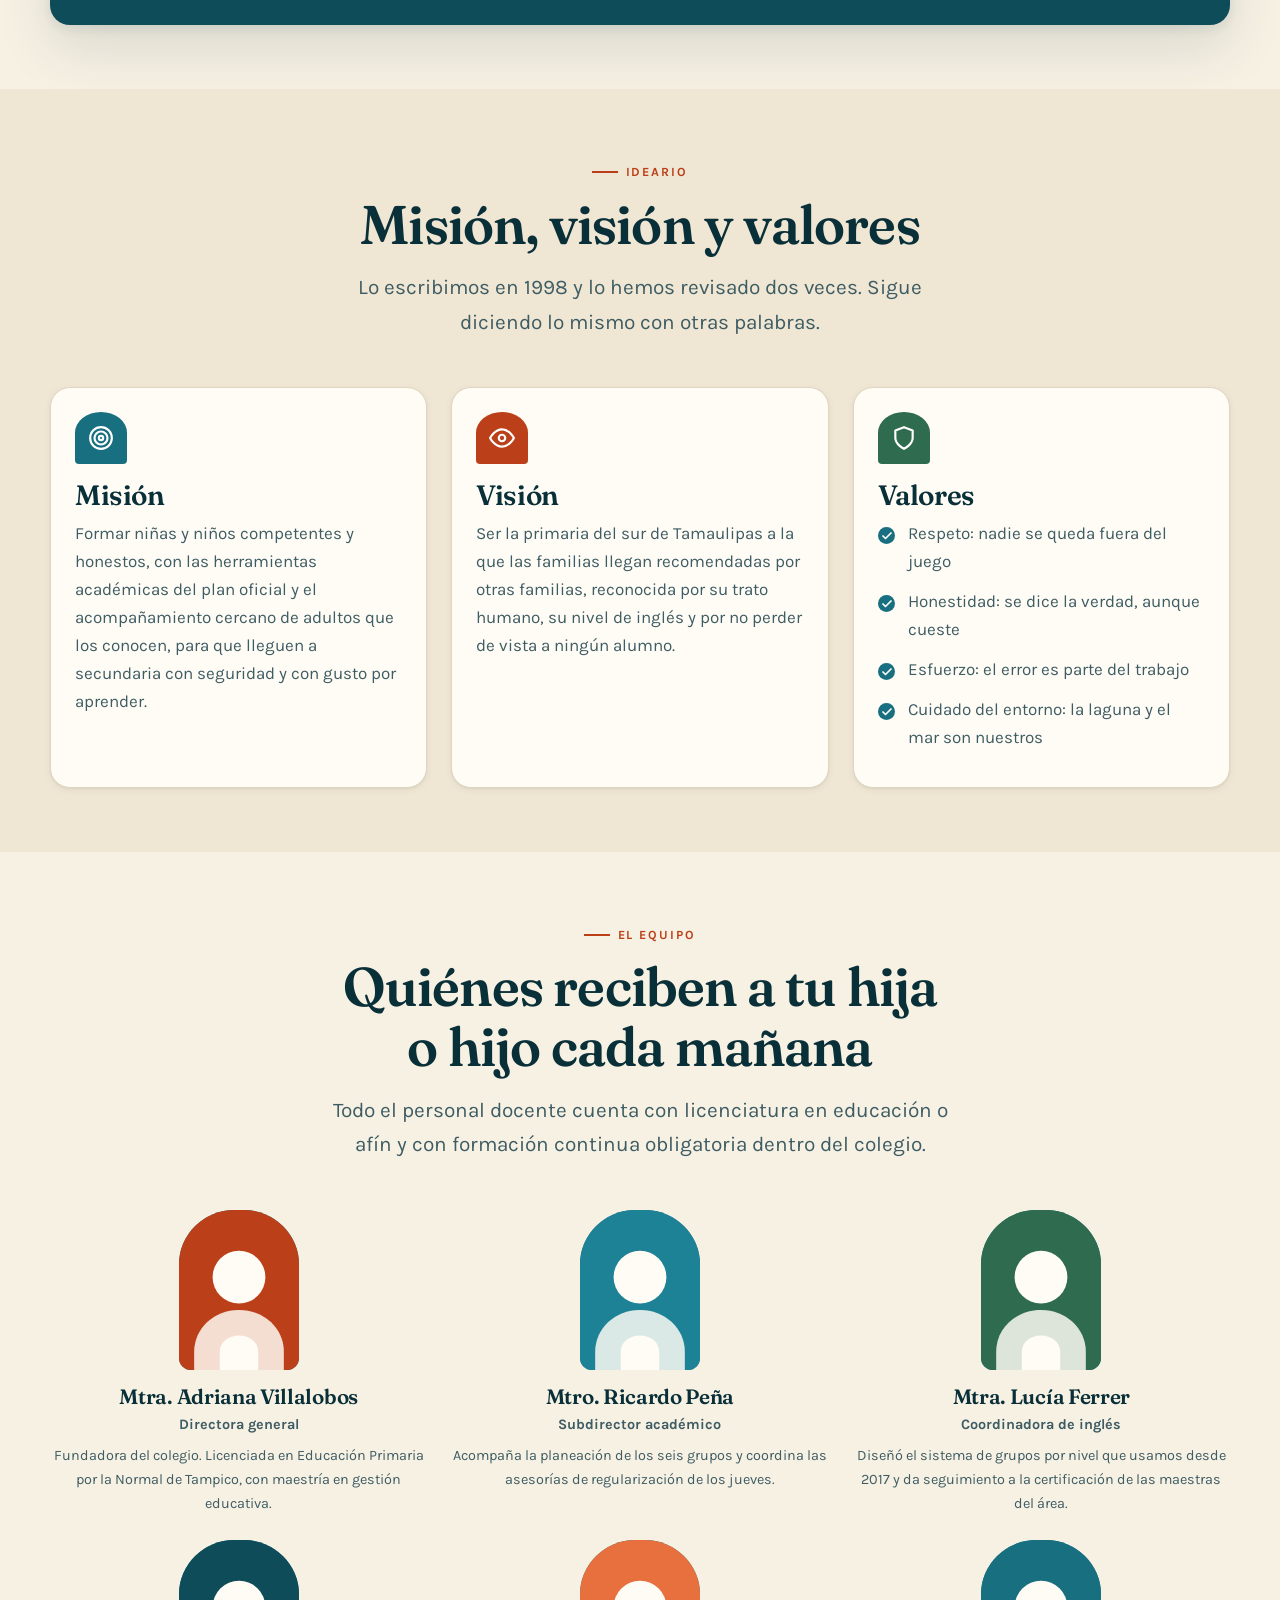
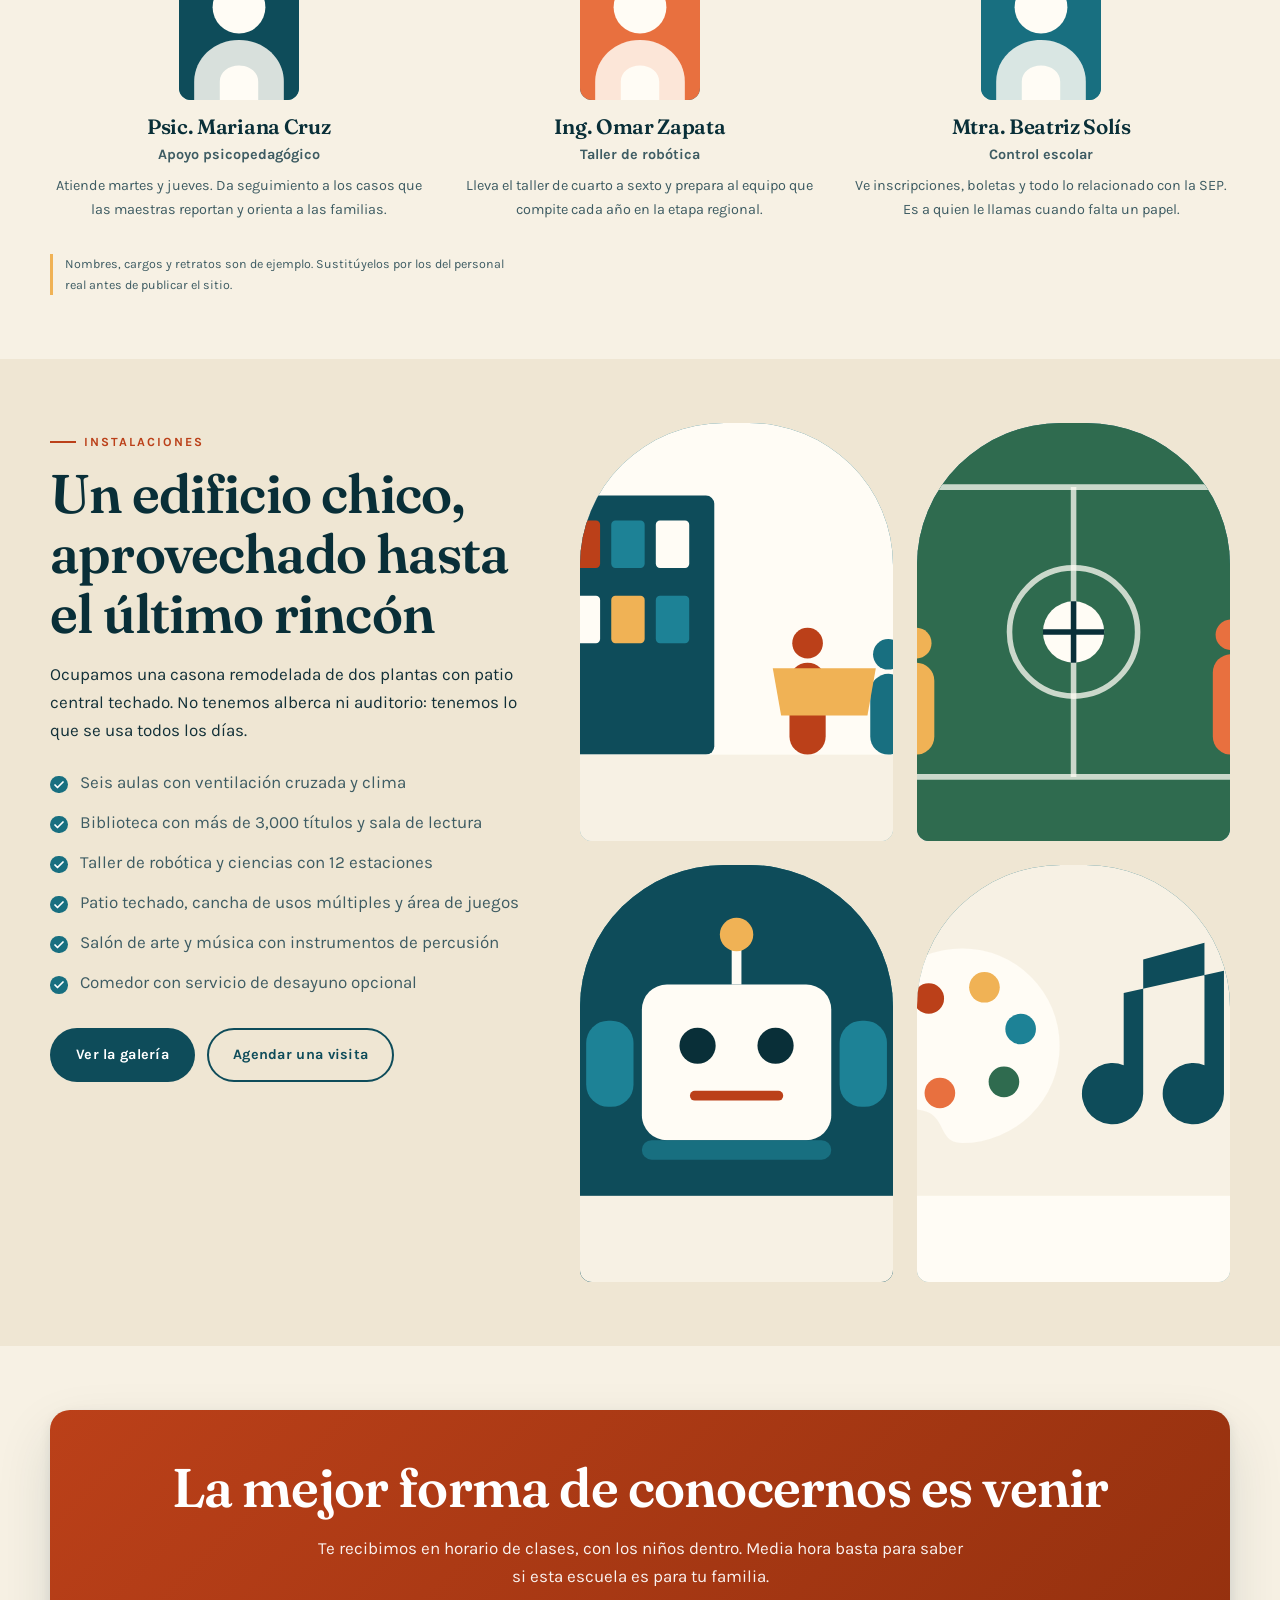
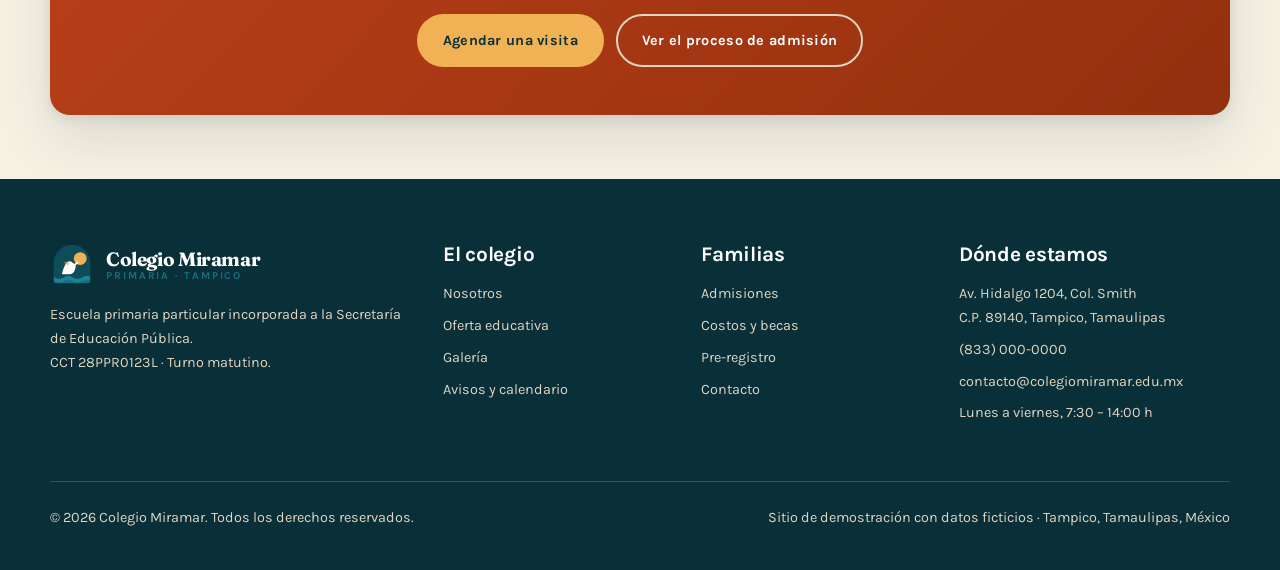
<file: nosotros.html>
<!DOCTYPE html>
<html lang="es-MX">
<head>
<meta charset="UTF-8">
<meta name="viewport" content="width=device-width, initial-scale=1">
<title>Nosotros · Colegio Miramar</title>
<meta name="description" content="Historia, ideario, equipo docente e instalaciones del Colegio Miramar, primaria particular incorporada a la SEP en Tampico, Tamaulipas.">
<link rel="canonical" href="https://alexsdx.github.io/colegio-miramar/nosotros.html">
<meta name="theme-color" content="#0E4C5A">

<meta property="og:type" content="website">
<meta property="og:locale" content="es_MX">
<meta property="og:site_name" content="Colegio Miramar">
<meta property="og:title" content="Nosotros · Colegio Miramar">
<meta property="og:description" content="Historia, ideario, equipo docente e instalaciones del Colegio Miramar, primaria particular incorporada a la SEP en Tampico, Tamaulipas.">
<meta property="og:url" content="https://alexsdx.github.io/colegio-miramar/nosotros.html">
<meta property="og:image" content="https://alexsdx.github.io/colegio-miramar/img/heroe.svg">
<meta name="twitter:card" content="summary_large_image">

<link rel="icon" href="img/favicon.svg" type="image/svg+xml">
<link rel="preconnect" href="https://fonts.googleapis.com">
<link rel="preconnect" href="https://fonts.gstatic.com" crossorigin>
<link rel="stylesheet" href="https://fonts.googleapis.com/css2?family=Fraunces:ital,opsz,wght@0,9..144,400..700;1,9..144,400..700&family=Karla:ital,wght@0,400..800;1,400..700&display=swap">
<link rel="stylesheet" href="css/estilos.css">

<script type="application/ld+json">
{
  "@context": "https://schema.org",
  "@type": "BreadcrumbList",
  "itemListElement": [
    { "@type": "ListItem", "position": 1, "name": "Inicio", "item": "https://alexsdx.github.io/colegio-miramar/" },
    { "@type": "ListItem", "position": 2, "name": "Nosotros", "item": "https://alexsdx.github.io/colegio-miramar/nosotros.html" }
  ]
}
</script>
<noscript><style>.nav{display:block!important}.nav-alterna{display:none}</style></noscript>
</head>
<body>

<a class="saltar" href="#contenido">Saltar al contenido principal</a>

<div class="barra-superior">
  <div class="contenedor">
    <span>Ciclo escolar 2026–2027 · Turno matutino · CCT 28PPR0123L</span>
    <span>Tel. <a href="tel:+528330000000">(833) 000-0000</a> · <a href="mailto:contacto@colegiomiramar.edu.mx">contacto@colegiomiramar.edu.mx</a></span>
  </div>
</div>

<header class="encabezado">
  <div class="contenedor">
    <a class="marca" href="index.html">
      <img class="marca__escudo" src="img/logo.svg" alt="" width="48" height="48">
      <span class="marca__texto">
        <span class="marca__nombre">Colegio Miramar</span>
        <span class="marca__bajada">Primaria · Tampico</span>
      </span>
    </a>

    <button class="nav-alterna" type="button" aria-expanded="false" aria-controls="menu-principal">
      <span class="nav-alterna__barras" aria-hidden="true"><span></span><span></span><span></span></span>
      Menú
    </button>

    <nav class="nav" id="menu-principal" aria-label="Navegación principal" hidden>
      <div class="contenedor">
        <ul class="nav__lista">
          <li><a class="nav__enlace" href="index.html">Inicio</a></li>
          <li><a class="nav__enlace" href="nosotros.html" aria-current="page">Nosotros</a></li>
          <li><a class="nav__enlace" href="oferta-educativa.html">Oferta educativa</a></li>
          <li><a class="nav__enlace" href="admisiones.html">Admisiones</a></li>
          <li><a class="nav__enlace" href="avisos.html">Avisos</a></li>
          <li><a class="nav__enlace" href="galeria.html">Galería</a></li>
          <li><a class="nav__enlace" href="contacto.html">Contacto</a></li>
        </ul>
        <a class="boton boton--primario" href="admisiones.html#preinscripcion">Pre-inscríbete</a>
      </div>
    </nav>
  </div>
</header>

<main id="contenido">

  <!-- ================================================= PORTADA ========== -->
  <section class="portada-interior">
    <div class="contenedor">
      <ol class="miga">
        <li><a href="index.html">Inicio</a></li>
        <li aria-current="page">Nosotros</li>
      </ol>
      <p class="antetitulo antetitulo--claro">Quiénes somos</p>
      <h1>Una escuela de barrio, con 28 años de oficio</h1>
      <p>
        Abrimos en 1998 en una casona de la Col. Smith con dos grupos y cuatro
        maestras. Hoy somos seis grupos y dieciocho docentes, y seguimos creyendo
        lo mismo: una primaria funciona cuando los adultos conocen a los niños
        por su nombre.
      </p>
    </div>
  </section>

  <!-- ================================================= HISTORIA ========= -->
  <section class="seccion">
    <div class="contenedor">
      <div class="rejilla rejilla--2-1">
        <div class="revelar">
          <p class="antetitulo">Nuestra historia</p>
          <h2>De una casona en la Col. Smith a la escuela que somos</h2>
          <p>
            El Colegio Miramar nació en agosto de 1998 por iniciativa de un grupo
            de maestras del puerto que querían una primaria pequeña, con
            incorporación oficial y sin salones de cuarenta niños. El primer ciclo
            arrancó con 48 alumnos repartidos en dos grupos.
          </p>
          <p>
            En 2006 nos mudamos al edificio actual de Av. Hidalgo, que remodelamos
            respetando los portales de arco del centro histórico —el motivo que
            desde entonces acompaña nuestro escudo—. En 2014 abrimos el taller de
            robótica; en 2019, la biblioteca del segundo piso.
          </p>
          <p>
            Nunca hemos crecido más allá de un grupo por grado. Es una decisión, no
            una limitación: es lo que nos permite que la dirección conozca a cada
            familia y que un problema se atienda el mismo día en que aparece.
          </p>
        </div>

        <figure class="revelar">
          <div class="arco arco--imagen">
            <img src="img/escena-fachada.svg" alt="Ilustración de la fachada del colegio, con portales de arco y una palmera." width="400" height="300">
          </div>
        </figure>
      </div>
    </div>
  </section>

  <!-- ================================================= CIFRAS =========== -->
  <section class="seccion" aria-label="El colegio en números">
    <div class="contenedor">
      <div class="cinta revelar">
        <ul class="cinta__rejilla">
          <li><strong class="dato__numero">1998</strong><span class="dato__texto">año de fundación</span></li>
          <li><strong class="dato__numero">6</strong><span class="dato__texto">grupos, uno por grado</span></li>
          <li><strong class="dato__numero">18</strong><span class="dato__texto">docentes y personal de apoyo</span></li>
          <li><strong class="dato__numero">+900</strong><span class="dato__texto">egresados desde la primera generación</span></li>
        </ul>
      </div>
    </div>
  </section>

  <!-- ================================================= IDEARIO ========== -->
  <section class="seccion seccion--honda">
    <div class="contenedor">
      <div class="encabezado-seccion encabezado-seccion--centrado revelar">
        <p class="antetitulo">Ideario</p>
        <h2>Misión, visión y valores</h2>
        <p class="entrada">
          Lo escribimos en 1998 y lo hemos revisado dos veces. Sigue diciendo lo
          mismo con otras palabras.
        </p>
      </div>

      <ul class="rejilla rejilla--3">
        <li class="tarjeta revelar">
          <div class="tarjeta__icono" aria-hidden="true">
            <svg viewBox="0 0 24 24" fill="none" stroke="currentColor" stroke-width="2" stroke-linecap="round" stroke-linejoin="round"><circle cx="12" cy="12" r="10"></circle><circle cx="12" cy="12" r="6"></circle><circle cx="12" cy="12" r="2"></circle></svg>
          </div>
          <h3>Misión</h3>
          <p>
            Formar niñas y niños competentes y honestos, con las herramientas
            académicas del plan oficial y el acompañamiento cercano de adultos que
            los conocen, para que lleguen a secundaria con seguridad y con gusto
            por aprender.
          </p>
        </li>

        <li class="tarjeta revelar">
          <div class="tarjeta__icono tarjeta__icono--coral" aria-hidden="true">
            <svg viewBox="0 0 24 24" fill="none" stroke="currentColor" stroke-width="2" stroke-linecap="round" stroke-linejoin="round"><path d="M1 12s4-8 11-8 11 8 11 8-4 8-11 8-11-8-11-8z"></path><circle cx="12" cy="12" r="3"></circle></svg>
          </div>
          <h3>Visión</h3>
          <p>
            Ser la primaria del sur de Tamaulipas a la que las familias llegan
            recomendadas por otras familias, reconocida por su trato humano, su
            nivel de inglés y por no perder de vista a ningún alumno.
          </p>
        </li>

        <li class="tarjeta revelar">
          <div class="tarjeta__icono tarjeta__icono--palma" aria-hidden="true">
            <svg viewBox="0 0 24 24" fill="none" stroke="currentColor" stroke-width="2" stroke-linecap="round" stroke-linejoin="round"><path d="M12 22s8-4 8-10V5l-8-3-8 3v7c0 6 8 10 8 10z"></path></svg>
          </div>
          <h3>Valores</h3>
          <ul class="lista-palomita">
            <li>Respeto: nadie se queda fuera del juego</li>
            <li>Honestidad: se dice la verdad, aunque cueste</li>
            <li>Esfuerzo: el error es parte del trabajo</li>
            <li>Cuidado del entorno: la laguna y el mar son nuestros</li>
          </ul>
        </li>
      </ul>
    </div>
  </section>

  <!-- ================================================= EQUIPO =========== -->
  <section class="seccion">
    <div class="contenedor">
      <div class="encabezado-seccion encabezado-seccion--centrado revelar">
        <p class="antetitulo">El equipo</p>
        <h2>Quiénes reciben a tu hija o hijo cada mañana</h2>
        <p class="entrada">
          Todo el personal docente cuenta con licenciatura en educación o afín y
          con formación continua obligatoria dentro del colegio.
        </p>
      </div>

      <ul class="rejilla rejilla--3">
        <li class="persona revelar">
          <div class="persona__retrato">
            <img src="img/retrato-01.svg" alt="" width="300" height="400">
          </div>
          <h3>Mtra. Adriana Villalobos</h3>
          <p class="persona__cargo">Directora general</p>
          <p>Fundadora del colegio. Licenciada en Educación Primaria por la Normal de Tampico, con maestría en gestión educativa.</p>
        </li>

        <li class="persona revelar">
          <div class="persona__retrato">
            <img src="img/retrato-02.svg" alt="" width="300" height="400">
          </div>
          <h3>Mtro. Ricardo Peña</h3>
          <p class="persona__cargo">Subdirector académico</p>
          <p>Acompaña la planeación de los seis grupos y coordina las asesorías de regularización de los jueves.</p>
        </li>

        <li class="persona revelar">
          <div class="persona__retrato">
            <img src="img/retrato-03.svg" alt="" width="300" height="400">
          </div>
          <h3>Mtra. Lucía Ferrer</h3>
          <p class="persona__cargo">Coordinadora de inglés</p>
          <p>Diseñó el sistema de grupos por nivel que usamos desde 2017 y da seguimiento a la certificación de las maestras del área.</p>
        </li>

        <li class="persona revelar">
          <div class="persona__retrato">
            <img src="img/retrato-04.svg" alt="" width="300" height="400">
          </div>
          <h3>Psic. Mariana Cruz</h3>
          <p class="persona__cargo">Apoyo psicopedagógico</p>
          <p>Atiende martes y jueves. Da seguimiento a los casos que las maestras reportan y orienta a las familias.</p>
        </li>

        <li class="persona revelar">
          <div class="persona__retrato">
            <img src="img/retrato-05.svg" alt="" width="300" height="400">
          </div>
          <h3>Ing. Omar Zapata</h3>
          <p class="persona__cargo">Taller de robótica</p>
          <p>Lleva el taller de cuarto a sexto y prepara al equipo que compite cada año en la etapa regional.</p>
        </li>

        <li class="persona revelar">
          <div class="persona__retrato">
            <img src="img/retrato-06.svg" alt="" width="300" height="400">
          </div>
          <h3>Mtra. Beatriz Solís</h3>
          <p class="persona__cargo">Control escolar</p>
          <p>Ve inscripciones, boletas y todo lo relacionado con la SEP. Es a quien le llamas cuando falta un papel.</p>
        </li>
      </ul>

      <p class="nota-maqueta mt-6">
        Nombres, cargos y retratos son de ejemplo. Sustitúyelos por los del personal
        real antes de publicar el sitio.
      </p>
    </div>
  </section>

  <!-- ================================================= INSTALACIONES ==== -->
  <section class="seccion seccion--honda">
    <div class="contenedor">
      <div class="rejilla rejilla--1-2">
        <div class="revelar">
          <p class="antetitulo">Instalaciones</p>
          <h2>Un edificio chico, aprovechado hasta el último rincón</h2>
          <p>
            Ocupamos una casona remodelada de dos plantas con patio central techado.
            No tenemos alberca ni auditorio: tenemos lo que se usa todos los días.
          </p>
          <ul class="lista-palomita mt-5">
            <li>Seis aulas con ventilación cruzada y clima</li>
            <li>Biblioteca con más de 3,000 títulos y sala de lectura</li>
            <li>Taller de robótica y ciencias con 12 estaciones</li>
            <li>Patio techado, cancha de usos múltiples y área de juegos</li>
            <li>Salón de arte y música con instrumentos de percusión</li>
            <li>Comedor con servicio de desayuno opcional</li>
          </ul>
          <div class="grupo-botones mt-6">
            <a class="boton boton--marino" href="galeria.html">Ver la galería</a>
            <a class="boton boton--contorno" href="contacto.html">Agendar una visita</a>
          </div>
        </div>

        <ul class="rejilla rejilla--2 revelar">
          <li class="arco arco--imagen"><img src="img/escena-biblioteca.svg" alt="Ilustración del rincón de lectura con libreros." width="400" height="300"></li>
          <li class="arco arco--imagen"><img src="img/escena-deportes.svg" alt="Ilustración de la cancha de usos múltiples." width="400" height="300"></li>
          <li class="arco arco--imagen"><img src="img/escena-robotica.svg" alt="Ilustración del taller de robótica." width="400" height="300"></li>
          <li class="arco arco--imagen"><img src="img/escena-arte.svg" alt="Ilustración del salón de arte y música." width="400" height="300"></li>
        </ul>
      </div>
    </div>
  </section>

  <!-- ================================================= LLAMADA ========== -->
  <section class="seccion">
    <div class="contenedor">
      <div class="llamada revelar">
        <h2>La mejor forma de conocernos es venir</h2>
        <p>
          Te recibimos en horario de clases, con los niños dentro. Media hora basta
          para saber si esta escuela es para tu familia.
        </p>
        <div class="grupo-botones">
          <a class="boton boton--claro" href="contacto.html">Agendar una visita</a>
          <a class="boton boton--contorno-claro" href="admisiones.html">Ver el proceso de admisión</a>
        </div>
      </div>
    </div>
  </section>

</main>

<footer class="pie">
  <div class="contenedor">
    <div class="pie__rejilla">
      <div>
        <div class="pie__marca">
          <img class="marca__escudo" src="img/logo.svg" alt="" width="48" height="48">
          <span class="marca__texto">
            <span class="marca__nombre">Colegio Miramar</span>
            <span class="marca__bajada">Primaria · Tampico</span>
          </span>
        </div>
        <p>
          Escuela primaria particular incorporada a la Secretaría de Educación Pública.<br>
          CCT 28PPR0123L · Turno matutino.
        </p>
      </div>

      <nav aria-label="Secciones del sitio">
        <h3>El colegio</h3>
        <ul>
          <li><a href="nosotros.html">Nosotros</a></li>
          <li><a href="oferta-educativa.html">Oferta educativa</a></li>
          <li><a href="galeria.html">Galería</a></li>
          <li><a href="avisos.html">Avisos y calendario</a></li>
        </ul>
      </nav>

      <nav aria-label="Trámites">
        <h3>Familias</h3>
        <ul>
          <li><a href="admisiones.html">Admisiones</a></li>
          <li><a href="admisiones.html#costos">Costos y becas</a></li>
          <li><a href="admisiones.html#preinscripcion">Pre-registro</a></li>
          <li><a href="contacto.html">Contacto</a></li>
        </ul>
      </nav>

      <div>
        <h3>Dónde estamos</h3>
        <address style="font-style: normal">
          <ul>
            <li>Av. Hidalgo 1204, Col. Smith<br>C.P. 89140, Tampico, Tamaulipas</li>
            <li><a href="tel:+528330000000">(833) 000-0000</a></li>
            <li><a href="mailto:contacto@colegiomiramar.edu.mx">contacto@colegiomiramar.edu.mx</a></li>
            <li>Lunes a viernes, 7:30 – 14:00 h</li>
          </ul>
        </address>
      </div>
    </div>

    <div class="pie__legal">
      <p>© <span data-anio>2026</span> Colegio Miramar. Todos los derechos reservados.</p>
      <p>Sitio de demostración con datos ficticios · Tampico, Tamaulipas, México</p>
    </div>
  </div>
</footer>

<script src="js/main.js"></script>
</body>
</html>
</file>
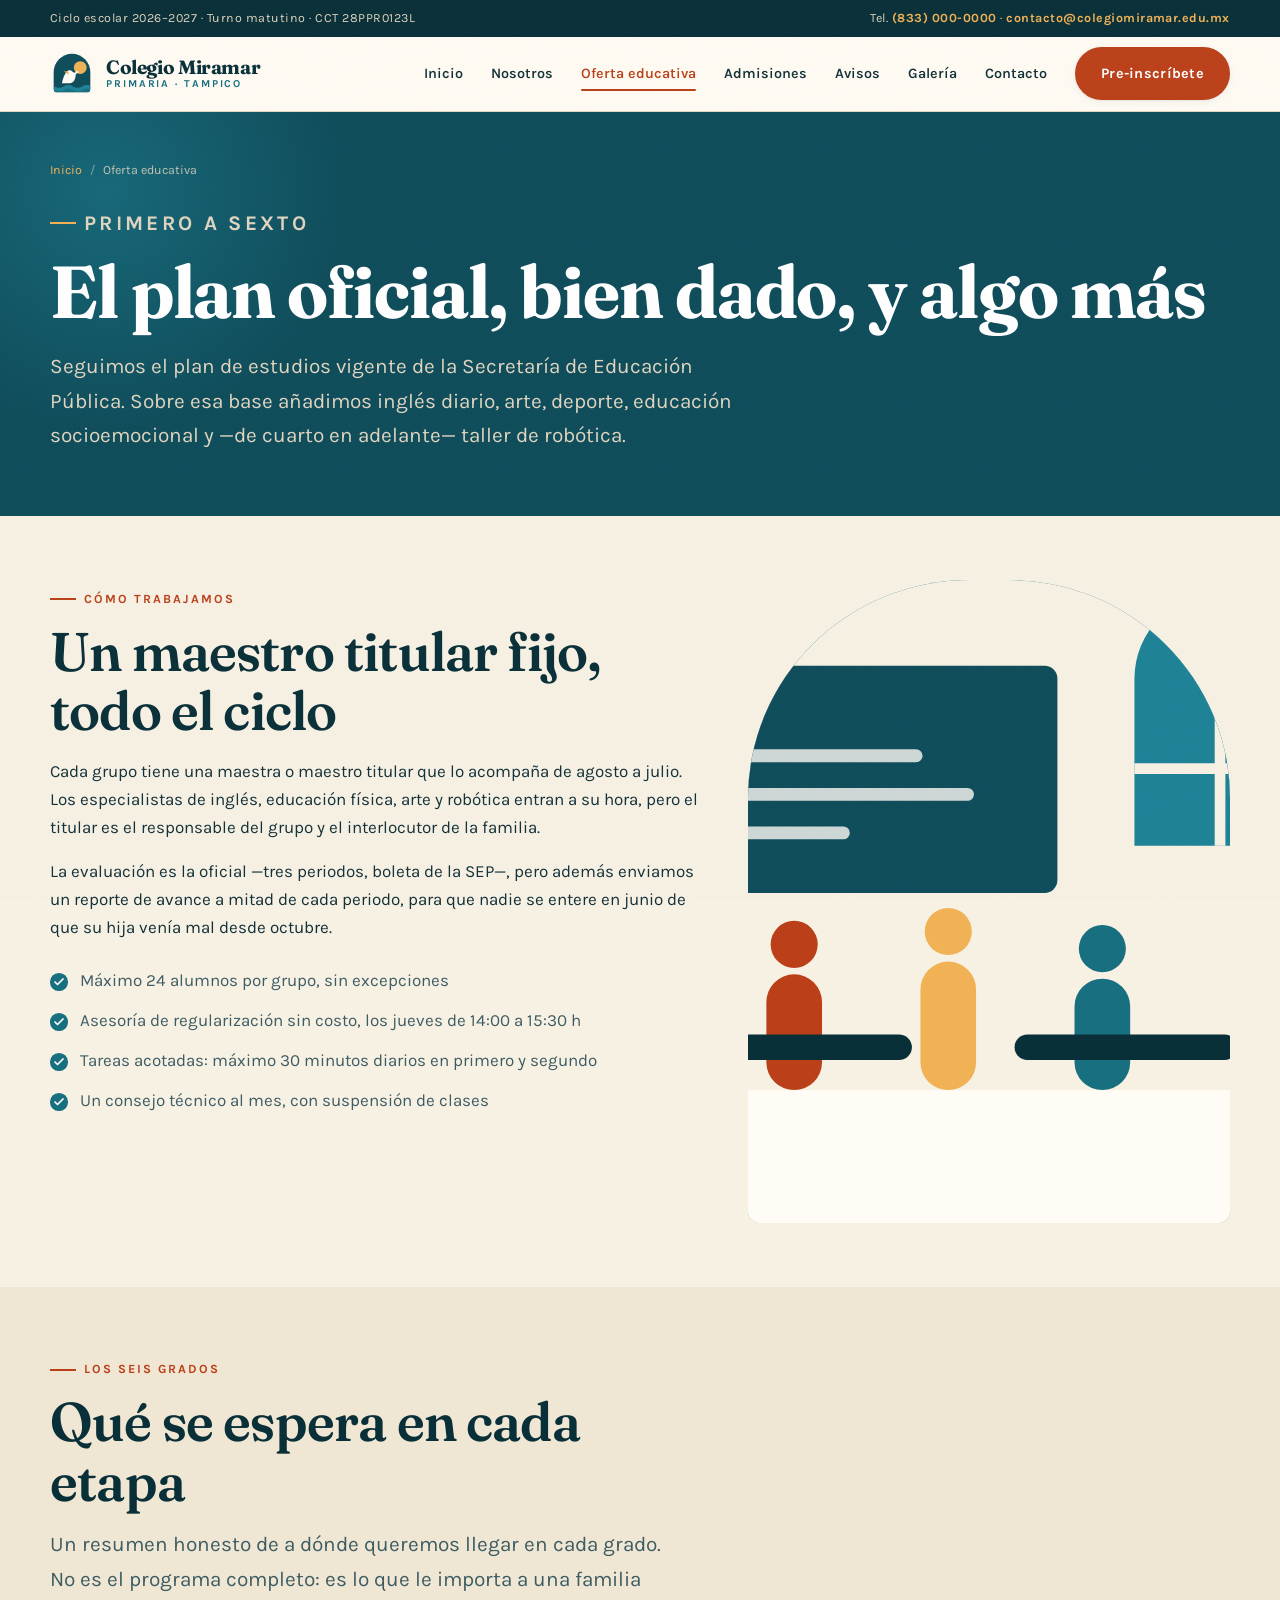
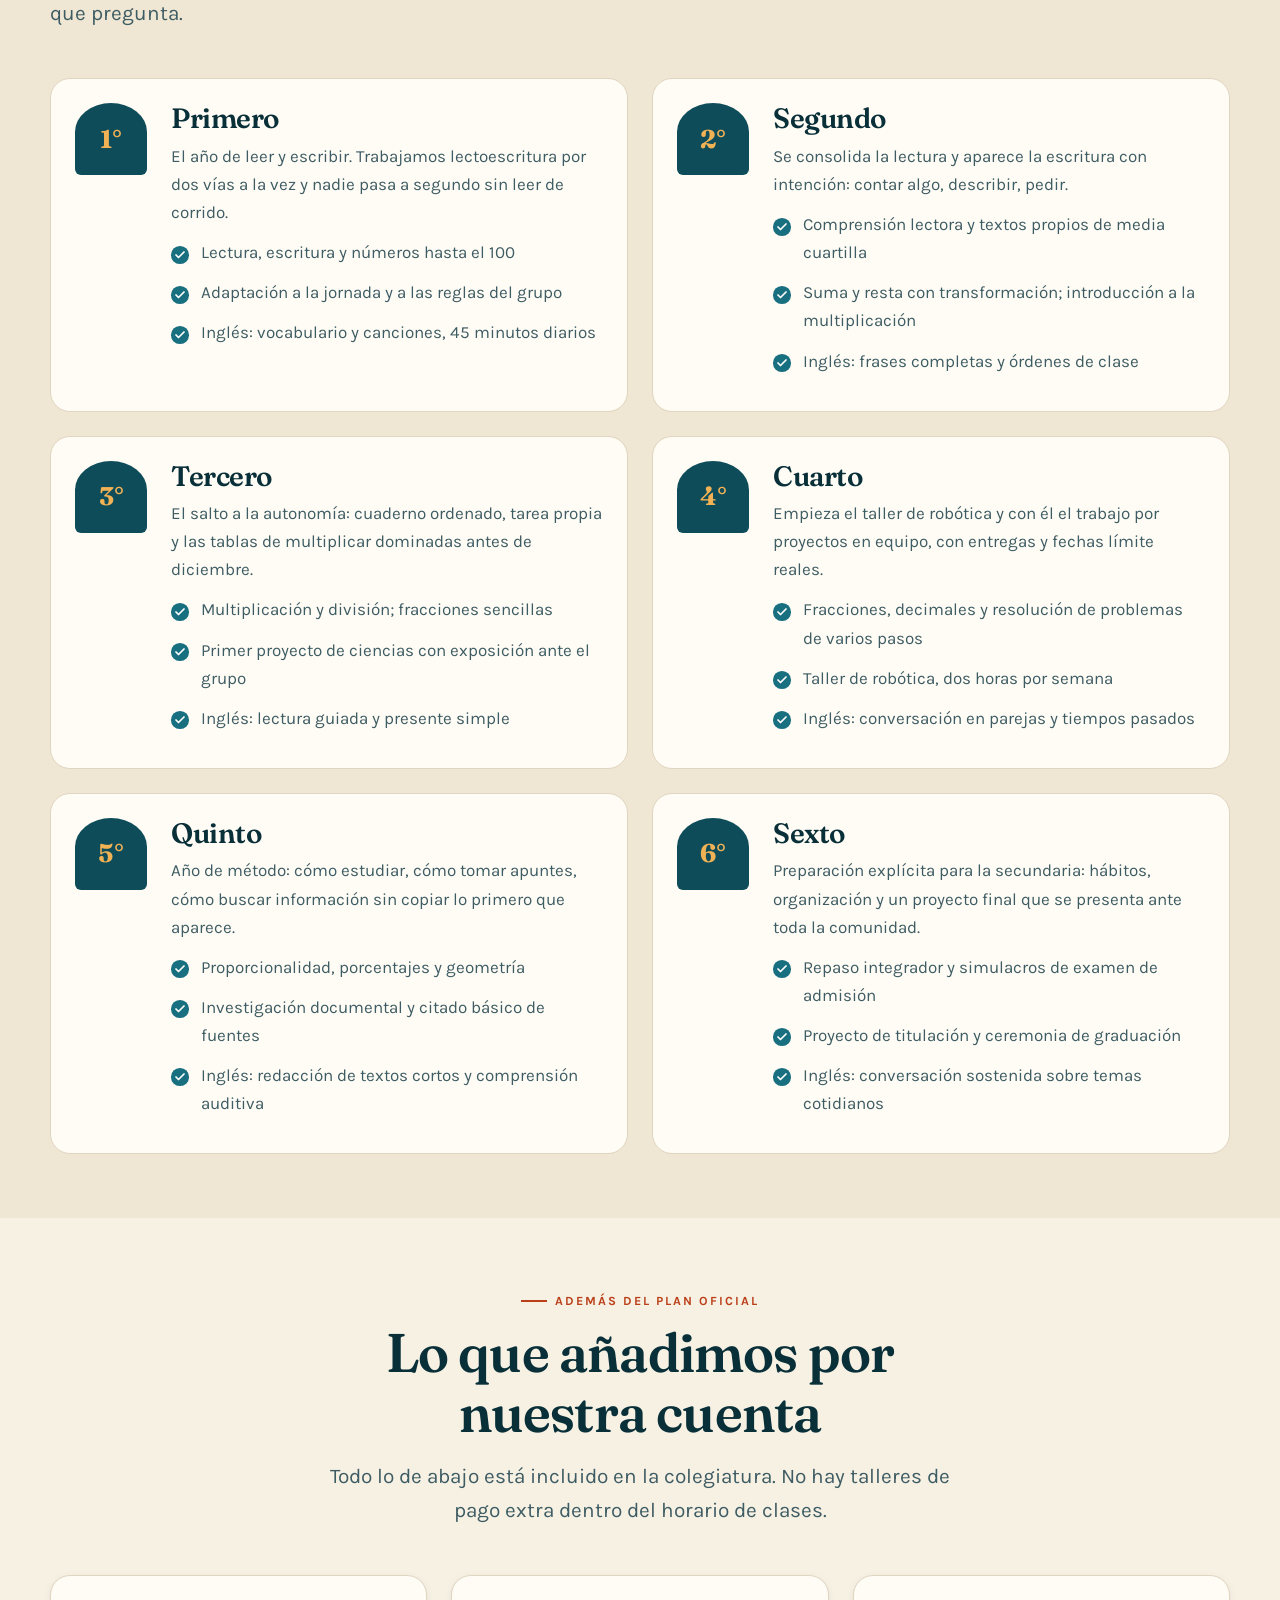
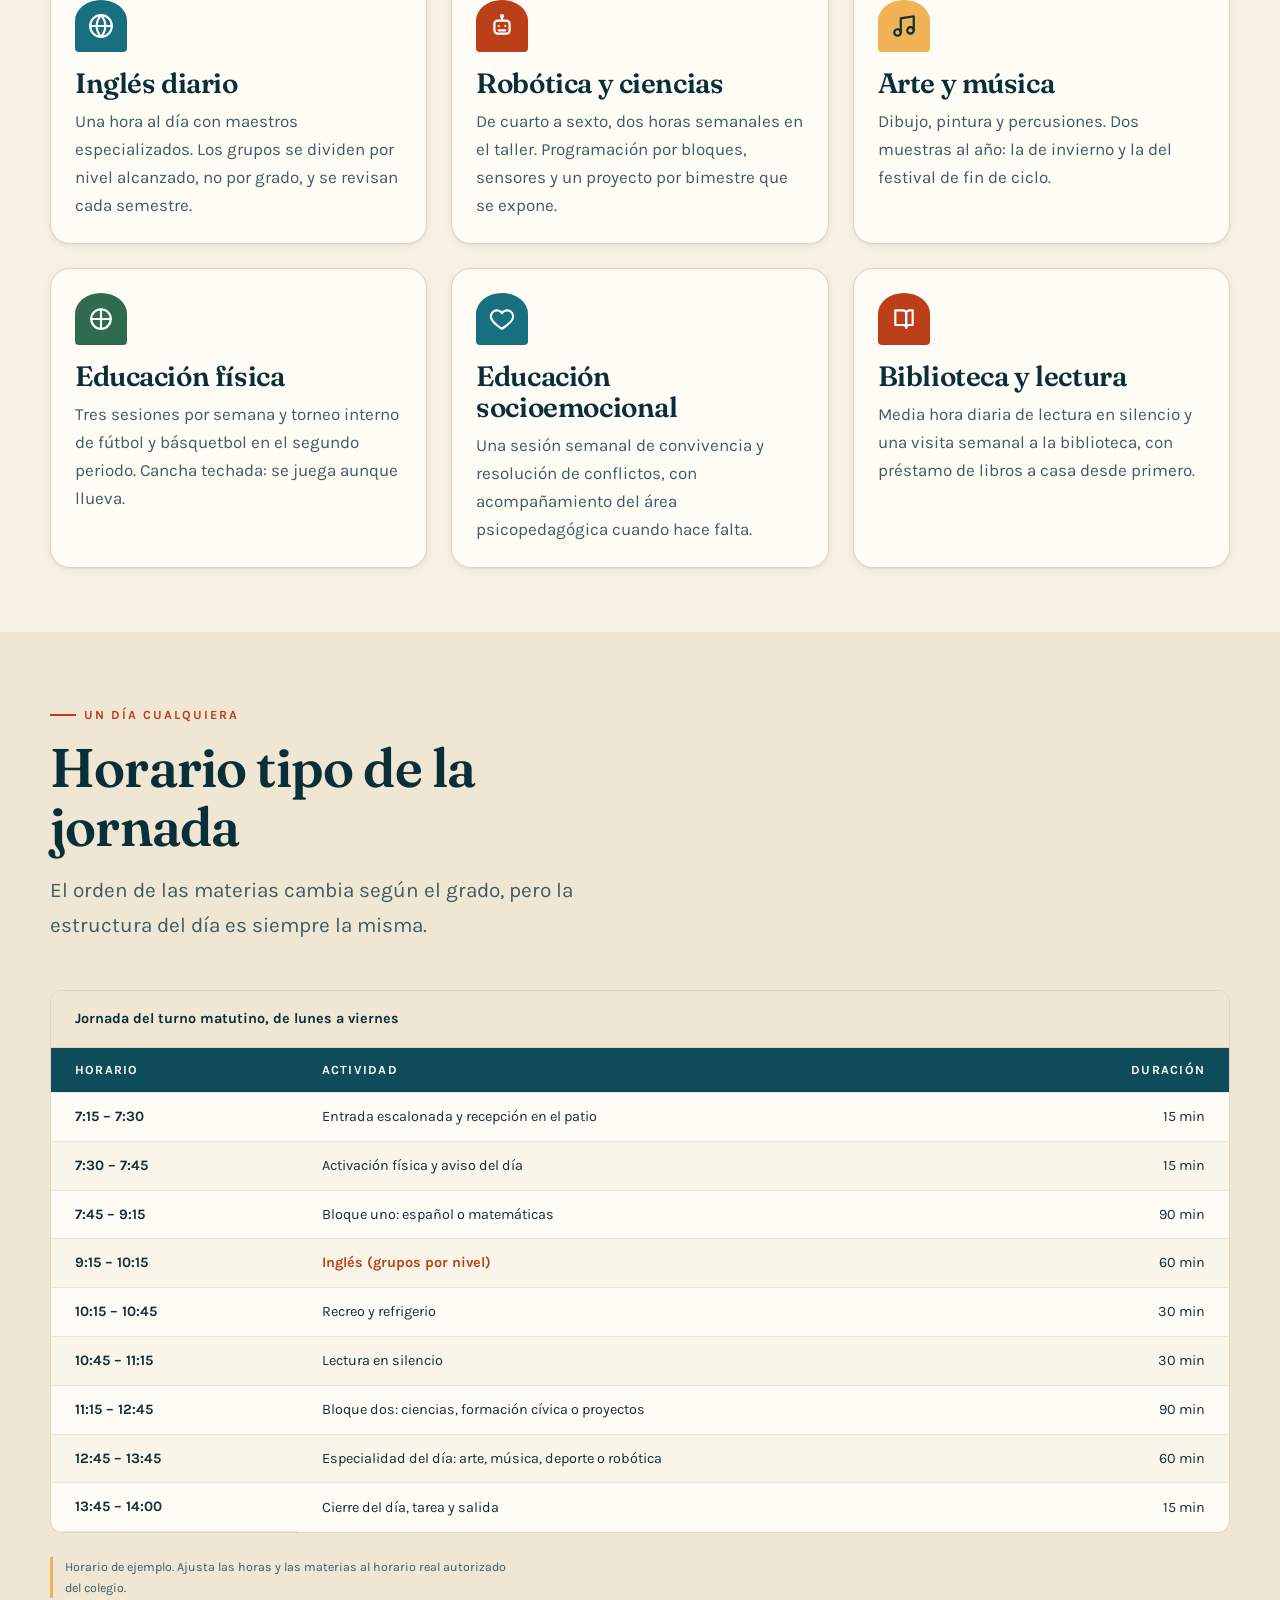
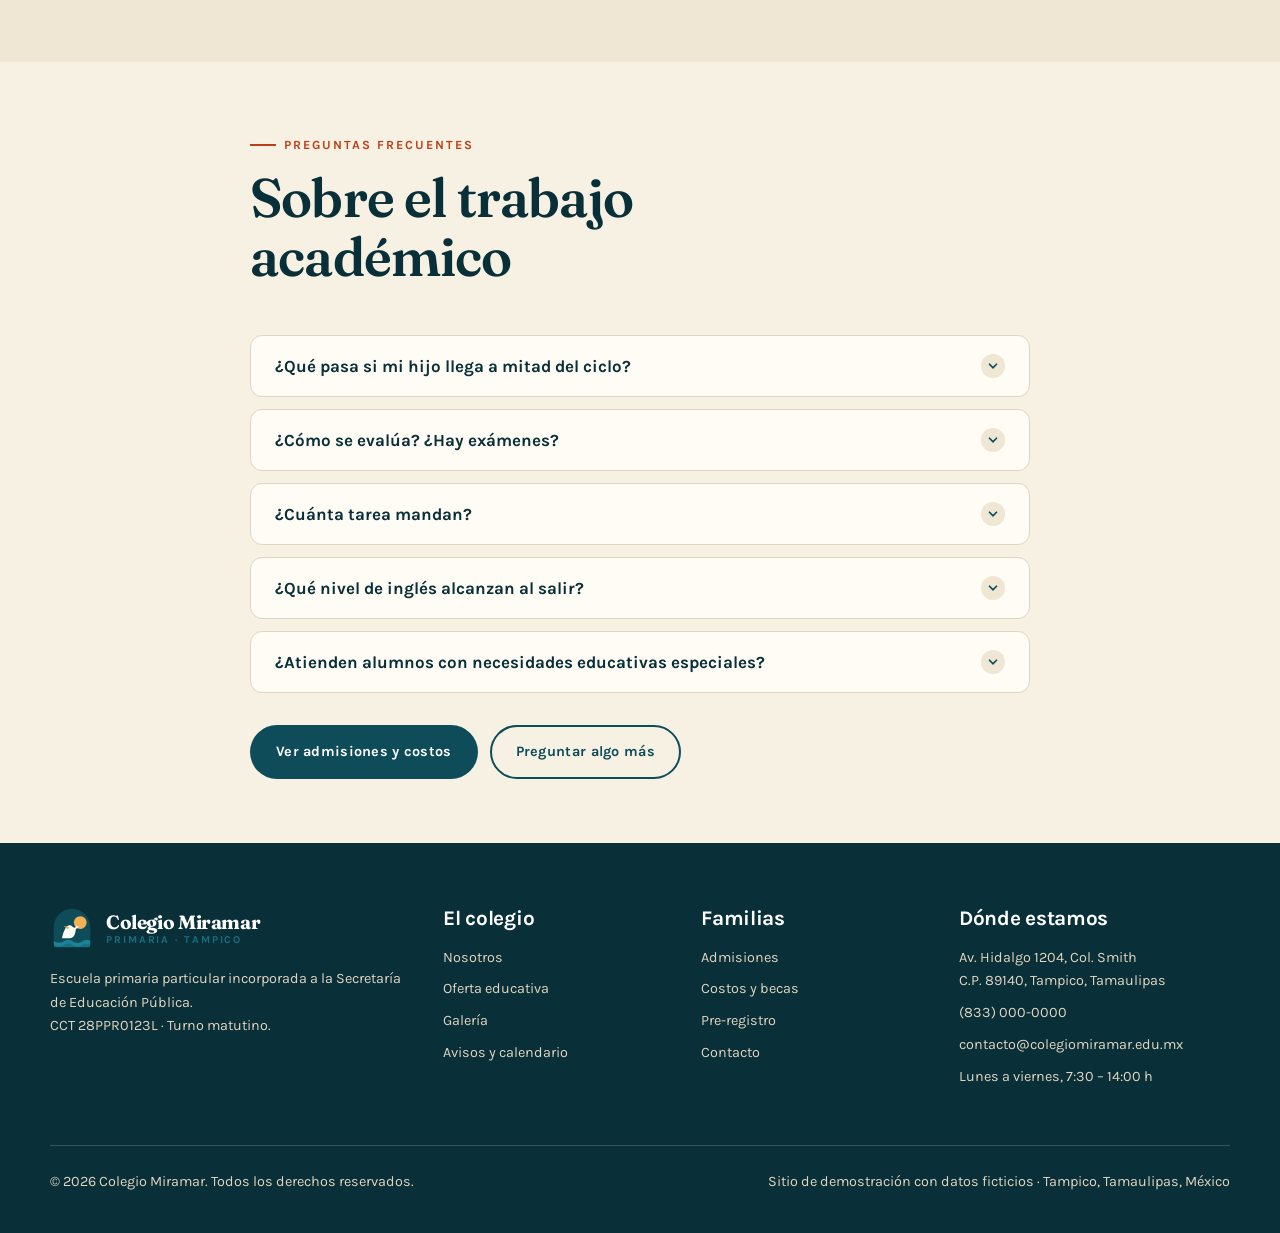
<file: oferta-educativa.html>
<!DOCTYPE html>
<html lang="es-MX">
<head>
<meta charset="UTF-8">
<meta name="viewport" content="width=device-width, initial-scale=1">
<title>Oferta educativa · Colegio Miramar</title>
<meta name="description" content="Plan de estudios de 1° a 6° de primaria, inglés diario, robótica, arte y deporte en el Colegio Miramar de Tampico.">
<link rel="canonical" href="https://alexsdx.github.io/colegio-miramar/oferta-educativa.html">
<meta name="theme-color" content="#0E4C5A">

<meta property="og:type" content="website">
<meta property="og:locale" content="es_MX">
<meta property="og:site_name" content="Colegio Miramar">
<meta property="og:title" content="Oferta educativa · Colegio Miramar">
<meta property="og:description" content="Plan de estudios de 1° a 6° de primaria, inglés diario, robótica, arte y deporte en el Colegio Miramar de Tampico.">
<meta property="og:url" content="https://alexsdx.github.io/colegio-miramar/oferta-educativa.html">
<meta property="og:image" content="https://alexsdx.github.io/colegio-miramar/img/heroe.svg">
<meta name="twitter:card" content="summary_large_image">

<link rel="icon" href="img/favicon.svg" type="image/svg+xml">
<link rel="preconnect" href="https://fonts.googleapis.com">
<link rel="preconnect" href="https://fonts.gstatic.com" crossorigin>
<link rel="stylesheet" href="https://fonts.googleapis.com/css2?family=Fraunces:ital,opsz,wght@0,9..144,400..700;1,9..144,400..700&family=Karla:ital,wght@0,400..800;1,400..700&display=swap">
<link rel="stylesheet" href="css/estilos.css">

<script type="application/ld+json">
{
  "@context": "https://schema.org",
  "@type": "BreadcrumbList",
  "itemListElement": [
    { "@type": "ListItem", "position": 1, "name": "Inicio", "item": "https://alexsdx.github.io/colegio-miramar/" },
    { "@type": "ListItem", "position": 2, "name": "Oferta educativa", "item": "https://alexsdx.github.io/colegio-miramar/oferta-educativa.html" }
  ]
}
</script>
<noscript><style>.nav{display:block!important}.nav-alterna{display:none}</style></noscript>
</head>
<body>

<a class="saltar" href="#contenido">Saltar al contenido principal</a>

<div class="barra-superior">
  <div class="contenedor">
    <span>Ciclo escolar 2026–2027 · Turno matutino · CCT 28PPR0123L</span>
    <span>Tel. <a href="tel:+528330000000">(833) 000-0000</a> · <a href="mailto:contacto@colegiomiramar.edu.mx">contacto@colegiomiramar.edu.mx</a></span>
  </div>
</div>

<header class="encabezado">
  <div class="contenedor">
    <a class="marca" href="index.html">
      <img class="marca__escudo" src="img/logo.svg" alt="" width="48" height="48">
      <span class="marca__texto">
        <span class="marca__nombre">Colegio Miramar</span>
        <span class="marca__bajada">Primaria · Tampico</span>
      </span>
    </a>

    <button class="nav-alterna" type="button" aria-expanded="false" aria-controls="menu-principal">
      <span class="nav-alterna__barras" aria-hidden="true"><span></span><span></span><span></span></span>
      Menú
    </button>

    <nav class="nav" id="menu-principal" aria-label="Navegación principal" hidden>
      <div class="contenedor">
        <ul class="nav__lista">
          <li><a class="nav__enlace" href="index.html">Inicio</a></li>
          <li><a class="nav__enlace" href="nosotros.html">Nosotros</a></li>
          <li><a class="nav__enlace" href="oferta-educativa.html" aria-current="page">Oferta educativa</a></li>
          <li><a class="nav__enlace" href="admisiones.html">Admisiones</a></li>
          <li><a class="nav__enlace" href="avisos.html">Avisos</a></li>
          <li><a class="nav__enlace" href="galeria.html">Galería</a></li>
          <li><a class="nav__enlace" href="contacto.html">Contacto</a></li>
        </ul>
        <a class="boton boton--primario" href="admisiones.html#preinscripcion">Pre-inscríbete</a>
      </div>
    </nav>
  </div>
</header>

<main id="contenido">

  <!-- ================================================= PORTADA ========== -->
  <section class="portada-interior">
    <div class="contenedor">
      <ol class="miga">
        <li><a href="index.html">Inicio</a></li>
        <li aria-current="page">Oferta educativa</li>
      </ol>
      <p class="antetitulo antetitulo--claro">Primero a sexto</p>
      <h1>El plan oficial, bien dado, y algo más</h1>
      <p>
        Seguimos el plan de estudios vigente de la Secretaría de Educación Pública.
        Sobre esa base añadimos inglés diario, arte, deporte, educación
        socioemocional y —de cuarto en adelante— taller de robótica.
      </p>
    </div>
  </section>

  <!-- ================================================= ENFOQUE ========== -->
  <section class="seccion">
    <div class="contenedor">
      <div class="rejilla rejilla--2-1">
        <div class="revelar">
          <p class="antetitulo">Cómo trabajamos</p>
          <h2>Un maestro titular fijo, todo el ciclo</h2>
          <p>
            Cada grupo tiene una maestra o maestro titular que lo acompaña de agosto
            a julio. Los especialistas de inglés, educación física, arte y robótica
            entran a su hora, pero el titular es el responsable del grupo y el
            interlocutor de la familia.
          </p>
          <p>
            La evaluación es la oficial —tres periodos, boleta de la SEP—, pero
            además enviamos un reporte de avance a mitad de cada periodo, para que
            nadie se entere en junio de que su hija venía mal desde octubre.
          </p>
          <ul class="lista-palomita mt-5">
            <li>Máximo 24 alumnos por grupo, sin excepciones</li>
            <li>Asesoría de regularización sin costo, los jueves de 14:00 a 15:30 h</li>
            <li>Tareas acotadas: máximo 30 minutos diarios en primero y segundo</li>
            <li>Un consejo técnico al mes, con suspensión de clases</li>
          </ul>
        </div>

        <figure class="revelar">
          <div class="arco arco--imagen">
            <img src="img/escena-salon.svg" alt="Ilustración de un salón de clases con pizarrón, ventana en arco y pupitres." width="400" height="300">
          </div>
        </figure>
      </div>
    </div>
  </section>

  <!-- ================================================= GRADOS =========== -->
  <section class="seccion seccion--honda">
    <div class="contenedor">
      <div class="encabezado-seccion revelar">
        <p class="antetitulo">Los seis grados</p>
        <h2>Qué se espera en cada etapa</h2>
        <p class="entrada">
          Un resumen honesto de a dónde queremos llegar en cada grado. No es el
          programa completo: es lo que le importa a una familia que pregunta.
        </p>
      </div>

      <ul class="rejilla rejilla--2">
        <li class="grado revelar">
          <span class="grado__ordinal" aria-hidden="true">1°</span>
          <div>
            <h3>Primero</h3>
            <p>
              El año de leer y escribir. Trabajamos lectoescritura por dos vías
              a la vez y nadie pasa a segundo sin leer de corrido.
            </p>
            <ul class="lista-palomita">
              <li>Lectura, escritura y números hasta el 100</li>
              <li>Adaptación a la jornada y a las reglas del grupo</li>
              <li>Inglés: vocabulario y canciones, 45 minutos diarios</li>
            </ul>
          </div>
        </li>

        <li class="grado revelar">
          <span class="grado__ordinal" aria-hidden="true">2°</span>
          <div>
            <h3>Segundo</h3>
            <p>
              Se consolida la lectura y aparece la escritura con intención:
              contar algo, describir, pedir.
            </p>
            <ul class="lista-palomita">
              <li>Comprensión lectora y textos propios de media cuartilla</li>
              <li>Suma y resta con transformación; introducción a la multiplicación</li>
              <li>Inglés: frases completas y órdenes de clase</li>
            </ul>
          </div>
        </li>

        <li class="grado revelar">
          <span class="grado__ordinal" aria-hidden="true">3°</span>
          <div>
            <h3>Tercero</h3>
            <p>
              El salto a la autonomía: cuaderno ordenado, tarea propia y las
              tablas de multiplicar dominadas antes de diciembre.
            </p>
            <ul class="lista-palomita">
              <li>Multiplicación y división; fracciones sencillas</li>
              <li>Primer proyecto de ciencias con exposición ante el grupo</li>
              <li>Inglés: lectura guiada y presente simple</li>
            </ul>
          </div>
        </li>

        <li class="grado revelar">
          <span class="grado__ordinal" aria-hidden="true">4°</span>
          <div>
            <h3>Cuarto</h3>
            <p>
              Empieza el taller de robótica y con él el trabajo por proyectos
              en equipo, con entregas y fechas límite reales.
            </p>
            <ul class="lista-palomita">
              <li>Fracciones, decimales y resolución de problemas de varios pasos</li>
              <li>Taller de robótica, dos horas por semana</li>
              <li>Inglés: conversación en parejas y tiempos pasados</li>
            </ul>
          </div>
        </li>

        <li class="grado revelar">
          <span class="grado__ordinal" aria-hidden="true">5°</span>
          <div>
            <h3>Quinto</h3>
            <p>
              Año de método: cómo estudiar, cómo tomar apuntes, cómo buscar
              información sin copiar lo primero que aparece.
            </p>
            <ul class="lista-palomita">
              <li>Proporcionalidad, porcentajes y geometría</li>
              <li>Investigación documental y citado básico de fuentes</li>
              <li>Inglés: redacción de textos cortos y comprensión auditiva</li>
            </ul>
          </div>
        </li>

        <li class="grado revelar">
          <span class="grado__ordinal" aria-hidden="true">6°</span>
          <div>
            <h3>Sexto</h3>
            <p>
              Preparación explícita para la secundaria: hábitos, organización
              y un proyecto final que se presenta ante toda la comunidad.
            </p>
            <ul class="lista-palomita">
              <li>Repaso integrador y simulacros de examen de admisión</li>
              <li>Proyecto de titulación y ceremonia de graduación</li>
              <li>Inglés: conversación sostenida sobre temas cotidianos</li>
            </ul>
          </div>
        </li>
      </ul>
    </div>
  </section>

  <!-- ================================================= COMPLEMENTOS ===== -->
  <section class="seccion">
    <div class="contenedor">
      <div class="encabezado-seccion encabezado-seccion--centrado revelar">
        <p class="antetitulo">Además del plan oficial</p>
        <h2>Lo que añadimos por nuestra cuenta</h2>
        <p class="entrada">
          Todo lo de abajo está incluido en la colegiatura. No hay talleres de pago
          extra dentro del horario de clases.
        </p>
      </div>

      <ul class="rejilla rejilla--3">
        <li class="tarjeta tarjeta--enlazable revelar">
          <div class="tarjeta__icono" aria-hidden="true">
            <svg viewBox="0 0 24 24" fill="none" stroke="currentColor" stroke-width="2" stroke-linecap="round" stroke-linejoin="round"><circle cx="12" cy="12" r="10"></circle><path d="M2 12h20"></path><path d="M12 2a15.3 15.3 0 0 1 4 10 15.3 15.3 0 0 1-4 10 15.3 15.3 0 0 1-4-10 15.3 15.3 0 0 1 4-10z"></path></svg>
          </div>
          <h3>Inglés diario</h3>
          <p>
            Una hora al día con maestros especializados. Los grupos se dividen por
            nivel alcanzado, no por grado, y se revisan cada semestre.
          </p>
        </li>

        <li class="tarjeta tarjeta--enlazable revelar">
          <div class="tarjeta__icono tarjeta__icono--coral" aria-hidden="true">
            <svg viewBox="0 0 24 24" fill="none" stroke="currentColor" stroke-width="2" stroke-linecap="round" stroke-linejoin="round"><rect x="5" y="7" width="14" height="12" rx="3"></rect><path d="M12 7V4"></path><circle cx="12" cy="3" r="1"></circle><path d="M9 12h.01M15 12h.01M9 16h6"></path></svg>
          </div>
          <h3>Robótica y ciencias</h3>
          <p>
            De cuarto a sexto, dos horas semanales en el taller. Programación por
            bloques, sensores y un proyecto por bimestre que se expone.
          </p>
        </li>

        <li class="tarjeta tarjeta--enlazable revelar">
          <div class="tarjeta__icono tarjeta__icono--sol" aria-hidden="true">
            <svg viewBox="0 0 24 24" fill="none" stroke="currentColor" stroke-width="2" stroke-linecap="round" stroke-linejoin="round"><path d="M9 18V5l12-2v13"></path><circle cx="6" cy="18" r="3"></circle><circle cx="18" cy="16" r="3"></circle></svg>
          </div>
          <h3>Arte y música</h3>
          <p>
            Dibujo, pintura y percusiones. Dos muestras al año: la de invierno y la
            del festival de fin de ciclo.
          </p>
        </li>

        <li class="tarjeta tarjeta--enlazable revelar">
          <div class="tarjeta__icono tarjeta__icono--palma" aria-hidden="true">
            <svg viewBox="0 0 24 24" fill="none" stroke="currentColor" stroke-width="2" stroke-linecap="round" stroke-linejoin="round"><circle cx="12" cy="12" r="9"></circle><path d="M12 3v18M3 12h18"></path></svg>
          </div>
          <h3>Educación física</h3>
          <p>
            Tres sesiones por semana y torneo interno de fútbol y básquetbol en el
            segundo periodo. Cancha techada: se juega aunque llueva.
          </p>
        </li>

        <li class="tarjeta tarjeta--enlazable revelar">
          <div class="tarjeta__icono" aria-hidden="true">
            <svg viewBox="0 0 24 24" fill="none" stroke="currentColor" stroke-width="2" stroke-linecap="round" stroke-linejoin="round"><path d="M12 21s-7-4.35-9.33-8.36A5.5 5.5 0 0 1 12 6.5a5.5 5.5 0 0 1 9.33 6.14C19 16.65 12 21 12 21z"></path></svg>
          </div>
          <h3>Educación socioemocional</h3>
          <p>
            Una sesión semanal de convivencia y resolución de conflictos, con
            acompañamiento del área psicopedagógica cuando hace falta.
          </p>
        </li>

        <li class="tarjeta tarjeta--enlazable revelar">
          <div class="tarjeta__icono tarjeta__icono--coral" aria-hidden="true">
            <svg viewBox="0 0 24 24" fill="none" stroke="currentColor" stroke-width="2" stroke-linecap="round" stroke-linejoin="round"><path d="M4 4h7a3 3 0 0 1 3 3v13a2.5 2.5 0 0 0-2.5-2.5H4z"></path><path d="M20 4h-3a3 3 0 0 0-3 3v13a2.5 2.5 0 0 1 2.5-2.5H20z"></path></svg>
          </div>
          <h3>Biblioteca y lectura</h3>
          <p>
            Media hora diaria de lectura en silencio y una visita semanal a la
            biblioteca, con préstamo de libros a casa desde primero.
          </p>
        </li>
      </ul>
    </div>
  </section>

  <!-- ================================================= HORARIO ========== -->
  <section class="seccion seccion--honda">
    <div class="contenedor">
      <div class="encabezado-seccion revelar">
        <p class="antetitulo">Un día cualquiera</p>
        <h2>Horario tipo de la jornada</h2>
        <p class="entrada">
          El orden de las materias cambia según el grado, pero la estructura del día
          es siempre la misma.
        </p>
      </div>

      <div class="tabla-envoltura revelar">
        <table class="tabla">
          <caption>Jornada del turno matutino, de lunes a viernes</caption>
          <thead>
            <tr>
              <th scope="col">Horario</th>
              <th scope="col">Actividad</th>
              <th scope="col">Duración</th>
            </tr>
          </thead>
          <tbody>
            <tr><th scope="row">7:15 – 7:30</th><td>Entrada escalonada y recepción en el patio</td><td>15 min</td></tr>
            <tr><th scope="row">7:30 – 7:45</th><td>Activación física y aviso del día</td><td>15 min</td></tr>
            <tr><th scope="row">7:45 – 9:15</th><td>Bloque uno: español o matemáticas</td><td>90 min</td></tr>
            <tr><th scope="row">9:15 – 10:15</th><td class="destacado">Inglés (grupos por nivel)</td><td>60 min</td></tr>
            <tr><th scope="row">10:15 – 10:45</th><td>Recreo y refrigerio</td><td>30 min</td></tr>
            <tr><th scope="row">10:45 – 11:15</th><td>Lectura en silencio</td><td>30 min</td></tr>
            <tr><th scope="row">11:15 – 12:45</th><td>Bloque dos: ciencias, formación cívica o proyectos</td><td>90 min</td></tr>
            <tr><th scope="row">12:45 – 13:45</th><td>Especialidad del día: arte, música, deporte o robótica</td><td>60 min</td></tr>
            <tr><th scope="row">13:45 – 14:00</th><td>Cierre del día, tarea y salida</td><td>15 min</td></tr>
          </tbody>
        </table>
      </div>

      <p class="nota-maqueta mt-5">
        Horario de ejemplo. Ajusta las horas y las materias al horario real
        autorizado del colegio.
      </p>
    </div>
  </section>

  <!-- ================================================= PREGUNTAS ======== -->
  <section class="seccion">
    <div class="contenedor contenedor--angosto">
      <div class="encabezado-seccion revelar">
        <p class="antetitulo">Preguntas frecuentes</p>
        <h2>Sobre el trabajo académico</h2>
      </div>

      <div class="acordeon revelar">
        <details>
          <summary>¿Qué pasa si mi hijo llega a mitad del ciclo?</summary>
          <div class="acordeon__cuerpo">
            <p>
              Aceptamos cambios a mitad de ciclo si hay lugar en el grupo. Aplicamos
              un diagnóstico de español y matemáticas en la primera semana, y si hace
              falta se integra a las asesorías de los jueves hasta emparejarse. La
              incorporación oficial permite la revalidación sin trámite adicional.
            </p>
          </div>
        </details>

        <details>
          <summary>¿Cómo se evalúa? ¿Hay exámenes?</summary>
          <div class="acordeon__cuerpo">
            <p>
              Sí, hay examen al final de cada periodo, pero pesa la mitad de la
              calificación. La otra mitad es trabajo en clase, proyectos y
              participación. La boleta es la oficial de la SEP; a media de cada
              periodo enviamos un reporte de avance que no es calificación, sino un
              aviso a tiempo.
            </p>
          </div>
        </details>

        <details>
          <summary>¿Cuánta tarea mandan?</summary>
          <div class="acordeon__cuerpo">
            <p>
              Máximo 30 minutos diarios en primero y segundo, 45 de tercero a cuarto
              y una hora en quinto y sexto. Los viernes no se manda tarea, salvo
              lectura. Si a tu hija le está tomando el doble de ese tiempo de forma
              habitual, avísale a la maestra titular: es señal de algo, no de flojera.
            </p>
          </div>
        </details>

        <details>
          <summary>¿Qué nivel de inglés alcanzan al salir?</summary>
          <div class="acordeon__cuerpo">
            <p>
              La mayoría termina sexto sosteniendo una conversación básica sobre
              temas cotidianos y leyendo textos sencillos sin diccionario. No
              prometemos bilingüismo: prometemos una hora diaria bien aprovechada
              durante seis años, que no es poco.
            </p>
          </div>
        </details>

        <details>
          <summary>¿Atienden alumnos con necesidades educativas especiales?</summary>
          <div class="acordeon__cuerpo">
            <p>
              Sí, dentro de nuestras posibilidades reales y con acompañamiento del
              área psicopedagógica. Lo platicamos caso por caso en la entrevista de
              admisión, con el diagnóstico en la mano, para no prometer lo que no
              podemos sostener.
            </p>
          </div>
        </details>
      </div>

      <div class="grupo-botones mt-6">
        <a class="boton boton--marino" href="admisiones.html">Ver admisiones y costos</a>
        <a class="boton boton--contorno" href="contacto.html">Preguntar algo más</a>
      </div>
    </div>
  </section>

</main>

<footer class="pie">
  <div class="contenedor">
    <div class="pie__rejilla">
      <div>
        <div class="pie__marca">
          <img class="marca__escudo" src="img/logo.svg" alt="" width="48" height="48">
          <span class="marca__texto">
            <span class="marca__nombre">Colegio Miramar</span>
            <span class="marca__bajada">Primaria · Tampico</span>
          </span>
        </div>
        <p>
          Escuela primaria particular incorporada a la Secretaría de Educación Pública.<br>
          CCT 28PPR0123L · Turno matutino.
        </p>
      </div>

      <nav aria-label="Secciones del sitio">
        <h3>El colegio</h3>
        <ul>
          <li><a href="nosotros.html">Nosotros</a></li>
          <li><a href="oferta-educativa.html">Oferta educativa</a></li>
          <li><a href="galeria.html">Galería</a></li>
          <li><a href="avisos.html">Avisos y calendario</a></li>
        </ul>
      </nav>

      <nav aria-label="Trámites">
        <h3>Familias</h3>
        <ul>
          <li><a href="admisiones.html">Admisiones</a></li>
          <li><a href="admisiones.html#costos">Costos y becas</a></li>
          <li><a href="admisiones.html#preinscripcion">Pre-registro</a></li>
          <li><a href="contacto.html">Contacto</a></li>
        </ul>
      </nav>

      <div>
        <h3>Dónde estamos</h3>
        <address style="font-style: normal">
          <ul>
            <li>Av. Hidalgo 1204, Col. Smith<br>C.P. 89140, Tampico, Tamaulipas</li>
            <li><a href="tel:+528330000000">(833) 000-0000</a></li>
            <li><a href="mailto:contacto@colegiomiramar.edu.mx">contacto@colegiomiramar.edu.mx</a></li>
            <li>Lunes a viernes, 7:30 – 14:00 h</li>
          </ul>
        </address>
      </div>
    </div>

    <div class="pie__legal">
      <p>© <span data-anio>2026</span> Colegio Miramar. Todos los derechos reservados.</p>
      <p>Sitio de demostración con datos ficticios · Tampico, Tamaulipas, México</p>
    </div>
  </div>
</footer>

<script src="js/main.js"></script>
</body>
</html>
</file>
<file: css/estilos.css>
/* ==========================================================================
   Colegio Miramar — Primaria · Tampico, Tamaulipas
   Hoja de estilos única. Organizada en capas:
   1. Tokens · 2. Reset · 3. Tipografía · 4. Layout · 5. Componentes
   6. Secciones · 7. Formularios · 8. Utilidades · 9. Movimiento · 10. Impresión
   ========================================================================== */

/* --------------------------------------------------------------------------
   1. TOKENS DE DISEÑO
   Paleta "costeña": azul golfo, turquesa de laguna, coral de atardecer y
   arena. Todos los pares texto/fondo verificados a contraste WCAG AA (4.5:1).
   -------------------------------------------------------------------------- */
:root {
  /* Color — superficies */
  --arena:          #F7F1E4;
  --arena-honda:    #EFE6D3;
  --crema:          #FFFCF5;
  --blanco:         #FFFFFF;

  /* Color — tinta */
  --tinta:          #123038;
  --tinta-suave:    #3E5C63;

  /* Color — marca */
  --mar:            #0E4C5A;
  --mar-hondo:      #092F38;
  --turquesa:       #186F80;
  --turquesa-vivo:  #1D8296;
  --coral:          #BB4019;
  --coral-hondo:    #A2360F;
  --coral-vivo:     #E8703F;
  --sol:            #F0B255;
  --palma:          #2F6B4F;

  /* Color — líneas y estados */
  --linea:          #E0D5C0;
  --linea-suave:    #EDE4D2;
  --error:          #A32A16;

  /* Tipografía */
  --fuente-titulo: "Fraunces", "Iowan Old Style", "Palatino Linotype", Georgia, serif;
  --fuente-texto:  "Karla", "Segoe UI", "Helvetica Neue", Arial, sans-serif;

  /* Escala tipográfica fluida */
  --t-xs:   0.78rem;
  --t-sm:   0.9rem;
  --t-base: 1.0625rem;
  --t-md:   clamp(1.13rem, 1.05rem + 0.4vw, 1.3rem);
  --t-lg:   clamp(1.35rem, 1.2rem + 0.75vw, 1.75rem);
  --t-xl:   clamp(1.7rem, 1.4rem + 1.5vw, 2.5rem);
  --t-2xl:  clamp(2.1rem, 1.6rem + 2.4vw, 3.4rem);
  --t-3xl:  clamp(2.6rem, 1.8rem + 3.6vw, 4.6rem);

  /* Espaciado */
  --e-1: 0.25rem;
  --e-2: 0.5rem;
  --e-3: 0.75rem;
  --e-4: 1rem;
  --e-5: 1.5rem;
  --e-6: 2rem;
  --e-7: 3rem;
  --e-8: 4rem;
  --e-9: 6rem;

  /* Radios — el arco es el motivo de la casa (portales del centro de Tampico) */
  --r-sm:  6px;
  --r-md:  12px;
  --r-lg:  20px;
  --r-arco: 46% 46% var(--r-md) var(--r-md) / 34% 34% var(--r-md) var(--r-md);

  /* Sombras — cálidas, nunca grises */
  --s-sm: 0 1px 2px rgba(18, 48, 56, .06), 0 2px 8px rgba(18, 48, 56, .05);
  --s-md: 0 2px 6px rgba(18, 48, 56, .07), 0 12px 28px rgba(18, 48, 56, .08);
  --s-lg: 0 4px 12px rgba(18, 48, 56, .09), 0 24px 56px rgba(18, 48, 56, .12);

  /* Medidas */
  --ancho-max: 1180px;
  --ancho-texto: 66ch;
  --alto-encabezado: 74px;

  /* Movimiento */
  --transicion: 240ms cubic-bezier(.22, .61, .36, 1);
}

/* --------------------------------------------------------------------------
   2. RESET
   -------------------------------------------------------------------------- */
*, *::before, *::after { box-sizing: border-box; }

/* El atributo hidden tiene que ganarle a cualquier display que pongamos
   después (.aviso es grid, .visor es grid…). Sin esto, los filtros y el
   visor de la galería marcan hidden pero el elemento se sigue viendo. */
[hidden] { display: none !important; }

html {
  -webkit-text-size-adjust: 100%;
  scroll-behavior: smooth;
  scroll-padding-top: calc(var(--alto-encabezado) + 1rem);
}

body {
  margin: 0;
  background-color: var(--arena);
  color: var(--tinta);
  font-family: var(--fuente-texto);
  font-size: var(--t-base);
  line-height: 1.65;
  font-weight: 400;
  -webkit-font-smoothing: antialiased;
  overflow-x: hidden;
}

/* Grano sutil de papel: da atmósfera sin cargar una sola imagen */
body::before {
  content: "";
  position: fixed;
  inset: 0;
  z-index: 9999;
  pointer-events: none;
  opacity: .035;
  background-image: url("data:image/svg+xml,%3Csvg xmlns='http://www.w3.org/2000/svg' width='160' height='160'%3E%3Cfilter id='r'%3E%3CfeTurbulence type='fractalNoise' baseFrequency='.85' numOctaves='3'/%3E%3C/filter%3E%3Crect width='160' height='160' filter='url(%23r)'/%3E%3C/svg%3E");
}

img, svg, video { max-width: 100%; height: auto; display: block; }
ul, ol { margin: 0; padding: 0; }
li { list-style: none; }
figure, blockquote { margin: 0; }

a { color: var(--coral); text-decoration-thickness: 1px; text-underline-offset: 3px; }
a:hover { color: var(--mar); }

/* Foco siempre visible y con el color de la casa */
:focus-visible {
  outline: 3px solid var(--coral);
  outline-offset: 3px;
  border-radius: var(--r-sm);
}

/* --------------------------------------------------------------------------
   3. TIPOGRAFÍA
   -------------------------------------------------------------------------- */
h1, h2, h3, h4 {
  font-family: var(--fuente-titulo);
  font-weight: 600;
  line-height: 1.1;
  letter-spacing: -0.015em;
  color: var(--mar-hondo);
  margin: 0 0 var(--e-4);
  font-variation-settings: "SOFT" 20, "WONK" 1;
}
h1 { font-size: var(--t-3xl); font-weight: 700; }
h2 { font-size: var(--t-2xl); }
h3 { font-size: var(--t-lg); }
h4 { font-size: var(--t-md); font-family: var(--fuente-texto); font-weight: 700; letter-spacing: 0; }

p { margin: 0 0 var(--e-4); max-width: var(--ancho-texto); }
p:last-child { margin-bottom: 0; }

strong { font-weight: 700; color: var(--mar-hondo); }

/* Antetítulo: la etiqueta pequeña que anuncia cada sección */
.antetitulo {
  display: inline-flex;
  align-items: center;
  gap: var(--e-2);
  font-size: var(--t-xs);
  font-weight: 700;
  letter-spacing: .16em;
  text-transform: uppercase;
  color: var(--coral);
  margin-bottom: var(--e-3);
}
.antetitulo::before {
  content: "";
  width: 26px;
  height: 2px;
  background: var(--coral);
}
.antetitulo--claro { color: var(--sol); }
.antetitulo--claro::before { background: var(--sol); }

.entrada {
  font-size: var(--t-md);
  color: var(--tinta-suave);
  max-width: 60ch;
}

/* --------------------------------------------------------------------------
   4. LAYOUT
   -------------------------------------------------------------------------- */
.contenedor {
  width: min(100% - 2.5rem, var(--ancho-max));
  margin-inline: auto;
}
.contenedor--angosto { width: min(100% - 2.5rem, 780px); }

.seccion { padding-block: var(--e-8); }
.seccion--holgada { padding-block: var(--e-9); }
.seccion--marina { background: var(--mar); color: var(--linea); }
.seccion--marina h2, .seccion--marina h3 { color: var(--blanco); }
.seccion--marina p { color: var(--linea); }
.seccion--honda { background: var(--arena-honda); }

.encabezado-seccion { max-width: 62ch; margin-bottom: var(--e-7); }
.encabezado-seccion--centrado { margin-inline: auto; text-align: center; }
.encabezado-seccion--centrado .antetitulo { justify-content: center; }
.encabezado-seccion--centrado p { margin-inline: auto; }

.rejilla { display: grid; gap: var(--e-5); }
@media (min-width: 640px)  { .rejilla--2 { grid-template-columns: repeat(2, 1fr); } }
@media (min-width: 900px)  {
  .rejilla--3 { grid-template-columns: repeat(3, 1fr); }
  .rejilla--4 { grid-template-columns: repeat(4, 1fr); }
  .rejilla--2-1 { grid-template-columns: 1.35fr 1fr; gap: var(--e-7); }
  .rejilla--1-2 { grid-template-columns: 1fr 1.35fr; gap: var(--e-7); }
}
@media (min-width: 640px) and (max-width: 899px) {
  .rejilla--4 { grid-template-columns: repeat(2, 1fr); }
  .rejilla--3 { grid-template-columns: repeat(2, 1fr); }
}

/* --------------------------------------------------------------------------
   5. COMPONENTES
   -------------------------------------------------------------------------- */

/* 5.1 Saltar al contenido -------------------------------------------------- */
.saltar {
  position: absolute;
  left: 50%;
  top: 0;
  transform: translate(-50%, -120%);
  z-index: 200;
  background: var(--coral);
  color: var(--blanco);
  padding: var(--e-3) var(--e-5);
  border-radius: 0 0 var(--r-md) var(--r-md);
  font-weight: 700;
  text-decoration: none;
  transition: transform var(--transicion);
}
.saltar:focus { transform: translate(-50%, 0); color: var(--blanco); }

/* 5.2 Barra superior de datos --------------------------------------------- */
.barra-superior {
  background: var(--mar-hondo);
  color: var(--linea);
  font-size: var(--t-xs);
  letter-spacing: .04em;
}
.barra-superior .contenedor {
  display: flex;
  flex-wrap: wrap;
  gap: var(--e-2) var(--e-5);
  align-items: center;
  justify-content: center;
  padding-block: var(--e-2);
}
.barra-superior a { color: var(--sol); text-decoration: none; font-weight: 700; }
.barra-superior a:hover { text-decoration: underline; color: var(--sol); }
@media (min-width: 900px) { .barra-superior .contenedor { justify-content: space-between; } }

/* 5.3 Encabezado y navegación --------------------------------------------- */
.encabezado {
  position: sticky;
  top: 0;
  z-index: 100;
  background: rgba(255, 252, 245, .92);
  backdrop-filter: blur(10px);
  border-bottom: 1px solid var(--linea);
}
.encabezado .contenedor {
  display: flex;
  align-items: center;
  justify-content: space-between;
  gap: var(--e-4);
  min-height: var(--alto-encabezado);
}

.marca { display: flex; align-items: center; gap: var(--e-3); text-decoration: none; }
.marca__escudo { width: 44px; height: 44px; flex-shrink: 0; }
.marca__texto { display: flex; flex-direction: column; line-height: 1.1; }
.marca__nombre {
  font-family: var(--fuente-titulo);
  font-size: 1.2rem;
  font-weight: 700;
  color: var(--mar-hondo);
  letter-spacing: -0.02em;
}
.marca__bajada {
  font-size: 0.66rem;
  letter-spacing: .18em;
  text-transform: uppercase;
  color: var(--turquesa);
  font-weight: 700;
}

.nav-alterna {
  display: inline-flex;
  align-items: center;
  gap: var(--e-2);
  background: var(--mar);
  color: var(--blanco);
  border: 0;
  border-radius: var(--r-sm);
  padding: var(--e-2) var(--e-3);
  font-family: var(--fuente-texto);
  font-size: var(--t-sm);
  font-weight: 700;
  cursor: pointer;
}
.nav-alterna__barras { display: grid; gap: 4px; width: 18px; }
.nav-alterna__barras span {
  height: 2px;
  background: currentColor;
  border-radius: 2px;
  transition: transform var(--transicion), opacity var(--transicion);
}
.nav-alterna[aria-expanded="true"] .nav-alterna__barras span:nth-child(1) { transform: translateY(6px) rotate(45deg); }
.nav-alterna[aria-expanded="true"] .nav-alterna__barras span:nth-child(2) { opacity: 0; }
.nav-alterna[aria-expanded="true"] .nav-alterna__barras span:nth-child(3) { transform: translateY(-6px) rotate(-45deg); }

.nav__lista {
  display: flex;
  flex-direction: column;
  gap: var(--e-1);
}
.nav__enlace {
  display: block;
  padding: var(--e-3) var(--e-3);
  color: var(--tinta);
  text-decoration: none;
  font-weight: 600;
  font-size: var(--t-sm);
  border-radius: var(--r-sm);
  position: relative;
}
.nav__enlace:hover { background: var(--arena-honda); color: var(--mar-hondo); }
.nav__enlace[aria-current="page"] { color: var(--coral); }

/* Móvil: panel desplegable */
@media (max-width: 979px) {
  .nav {
    position: absolute;
    top: 100%;
    left: 0;
    right: 0;
    background: var(--crema);
    border-bottom: 1px solid var(--linea);
    box-shadow: var(--s-md);
    padding: var(--e-4) 0 var(--e-5);
    max-height: calc(100vh - var(--alto-encabezado));
    overflow-y: auto;
  }
  .nav .contenedor { display: block; }
  .nav__lista { gap: 0; }
  .nav__enlace { padding: var(--e-3) var(--e-4); border-bottom: 1px solid var(--linea-suave); border-radius: 0; }
  .nav__enlace[aria-current="page"] { border-left: 3px solid var(--coral); }
  .nav .boton { margin: var(--e-4) var(--e-4) 0; display: flex; justify-content: center; }
}

/* Escritorio: navegación horizontal siempre visible */
@media (min-width: 980px) {
  .nav-alterna { display: none; }
  .nav {
    display: block !important;
    position: static;
    background: none;
    border: 0;
    box-shadow: none;
    padding: 0;
    overflow: visible;
  }
  .nav .contenedor { width: auto; margin: 0; padding: 0; display: flex; align-items: center; gap: var(--e-4); }
  .nav__lista { flex-direction: row; align-items: center; gap: var(--e-1); }
  .nav__enlace { padding: var(--e-2) var(--e-3); }
  .nav__enlace[aria-current="page"]::after {
    content: "";
    position: absolute;
    left: var(--e-3);
    right: var(--e-3);
    bottom: 2px;
    height: 2px;
    background: var(--coral);
    border-radius: 2px;
  }
}

/* 5.4 Botones -------------------------------------------------------------- */
.boton {
  display: inline-flex;
  align-items: center;
  justify-content: center;
  gap: var(--e-2);
  padding: 0.8rem 1.5rem;
  border: 2px solid transparent;
  border-radius: 999px;
  font-family: var(--fuente-texto);
  font-size: var(--t-sm);
  font-weight: 700;
  letter-spacing: .02em;
  text-decoration: none;
  cursor: pointer;
  transition: transform var(--transicion), background-color var(--transicion),
              color var(--transicion), box-shadow var(--transicion);
}
.boton:hover { transform: translateY(-2px); }
.boton:active { transform: translateY(0); }

.boton--primario { background: var(--coral); color: var(--blanco); box-shadow: var(--s-sm); }
.boton--primario:hover { background: var(--coral-hondo); color: var(--blanco); box-shadow: var(--s-md); }

.boton--marino { background: var(--mar); color: var(--blanco); }
.boton--marino:hover { background: var(--mar-hondo); color: var(--blanco); }

.boton--contorno { border-color: var(--mar); color: var(--mar); background: transparent; }
.boton--contorno:hover { background: var(--mar); color: var(--blanco); }

.boton--claro { background: var(--sol); color: var(--mar-hondo); }
.boton--claro:hover { background: #FFC97A; color: var(--mar-hondo); }

.boton--contorno-claro { border-color: var(--linea); color: var(--blanco); background: transparent; }
.boton--contorno-claro:hover { background: var(--blanco); color: var(--mar-hondo); }

.grupo-botones { display: flex; flex-wrap: wrap; gap: var(--e-3); }

/* 5.5 Tarjetas ------------------------------------------------------------- */
.tarjeta {
  background: var(--crema);
  border: 1px solid var(--linea);
  border-radius: var(--r-lg);
  padding: var(--e-5);
  box-shadow: var(--s-sm);
  transition: transform var(--transicion), box-shadow var(--transicion), border-color var(--transicion);
}
.tarjeta--enlazable:hover {
  transform: translateY(-4px);
  box-shadow: var(--s-md);
  border-color: var(--turquesa);
}
.tarjeta h3 { margin-bottom: var(--e-2); }
.tarjeta p { color: var(--tinta-suave); }

.tarjeta__icono {
  width: 52px;
  height: 52px;
  display: grid;
  place-items: center;
  border-radius: 50% 50% 4px 4px / 40% 40% 4px 4px;
  background: var(--turquesa);
  color: var(--blanco);
  margin-bottom: var(--e-4);
}
.tarjeta__icono svg { width: 26px; height: 26px; }
.tarjeta__icono--coral { background: var(--coral); }
.tarjeta__icono--sol { background: var(--sol); color: var(--mar-hondo); }
.tarjeta__icono--palma { background: var(--palma); }

/* 5.6 El arco: motivo de la casa ------------------------------------------ */
.arco { border-radius: var(--r-arco); overflow: hidden; }
.arco--imagen {
  position: relative;
  aspect-ratio: 3 / 4;
  background: var(--turquesa);
}
.arco--imagen img, .arco--imagen svg { width: 100%; height: 100%; object-fit: cover; }

/* 5.7 Ola divisoria -------------------------------------------------------- */
.ola { display: block; width: 100%; height: auto; }
.ola--abajo { margin-top: -1px; }

/* 5.8 Etiquetas / chips ---------------------------------------------------- */
.etiqueta {
  display: inline-block;
  padding: 0.2rem 0.7rem;
  border-radius: 999px;
  font-size: var(--t-xs);
  font-weight: 700;
  letter-spacing: .05em;
  text-transform: uppercase;
  background: var(--arena-honda);
  color: var(--tinta-suave);
  border: 1px solid var(--linea);
}
.etiqueta--academico      { background: #E3F0F2; color: #10545F; border-color: #BFDEE3; }
.etiqueta--administrativo { background: #FBEAE2; color: #94330F; border-color: #F1CFBF; }
.etiqueta--evento         { background: #FDF2DC; color: #7A5310; border-color: #F2DFB4; }
.etiqueta--sol { background: var(--sol); color: var(--mar-hondo); border-color: transparent; }

/* 5.9 Cinta de datos ------------------------------------------------------- */
.cinta {
  background: var(--mar);
  color: var(--linea);
  border-radius: var(--r-lg);
  padding: var(--e-6);
  box-shadow: var(--s-lg);
}
.cinta__rejilla {
  display: grid;
  gap: var(--e-5);
  grid-template-columns: repeat(2, 1fr);
  text-align: center;
}
@media (min-width: 900px) { .cinta__rejilla { grid-template-columns: repeat(4, 1fr); } }
.dato__numero {
  display: block;
  font-family: var(--fuente-titulo);
  font-size: var(--t-xl);
  font-weight: 700;
  color: var(--sol);
  line-height: 1;
}
.dato__texto {
  display: block;
  margin-top: var(--e-2);
  font-size: var(--t-sm);
  color: var(--linea);
  letter-spacing: .03em;
}

/* 5.10 Lista de palomitas -------------------------------------------------- */
.lista-palomita li {
  position: relative;
  padding-left: 1.9rem;
  margin-bottom: var(--e-3);
  color: var(--tinta-suave);
}
.lista-palomita li::before {
  content: "";
  position: absolute;
  left: 0;
  top: .45em;
  width: 1.1rem;
  height: 1.1rem;
  border-radius: 50%;
  background: var(--turquesa) url("data:image/svg+xml,%3Csvg xmlns='http://www.w3.org/2000/svg' viewBox='0 0 24 24' fill='none' stroke='%23fff' stroke-width='3.5' stroke-linecap='round' stroke-linejoin='round'%3E%3Cpolyline points='20 6 9 17 4 12'/%3E%3C/svg%3E") center / 0.72rem no-repeat;
}
.lista-palomita--clara li { color: var(--linea); }
.lista-palomita--clara li::before { background-color: var(--sol); }

/* 5.11 Pasos numerados ----------------------------------------------------- */
.pasos { counter-reset: paso; display: grid; gap: var(--e-6); }
.paso {
  counter-increment: paso;
  position: relative;
  padding-left: 4.25rem;
}
.paso::before {
  content: counter(paso, decimal-leading-zero);
  position: absolute;
  left: 0;
  top: 0;
  width: 3rem;
  height: 3rem;
  display: grid;
  place-items: center;
  border-radius: 50% 50% 4px 4px / 40% 40% 4px 4px;
  background: var(--crema);
  border: 2px solid var(--coral);
  color: var(--coral);
  font-family: var(--fuente-titulo);
  font-weight: 700;
  font-size: 1.1rem;
}
.paso:not(:last-child)::after {
  content: "";
  position: absolute;
  left: 1.5rem;
  top: 3.4rem;
  bottom: -2rem;
  width: 2px;
  background: repeating-linear-gradient(var(--linea) 0 6px, transparent 6px 12px);
}
.paso h3 { margin-bottom: var(--e-2); }
.paso p { color: var(--tinta-suave); }

/* 5.12 Avisos -------------------------------------------------------------- */
.aviso {
  display: grid;
  gap: var(--e-3);
  padding: var(--e-5);
  background: var(--crema);
  border: 1px solid var(--linea);
  border-left: 4px solid var(--turquesa);
  border-radius: var(--r-md);
  transition: box-shadow var(--transicion), transform var(--transicion);
}
.aviso:hover { box-shadow: var(--s-md); transform: translateX(3px); }
.aviso--administrativo { border-left-color: var(--coral); }
.aviso--evento { border-left-color: var(--sol); }
.aviso__meta { display: flex; flex-wrap: wrap; align-items: center; gap: var(--e-3); }
.aviso__fecha {
  font-size: var(--t-xs);
  font-weight: 700;
  letter-spacing: .08em;
  text-transform: uppercase;
  color: var(--tinta-suave);
}
.aviso h3 { margin: 0; font-size: var(--t-md); }
.aviso p { margin: 0; color: var(--tinta-suave); font-size: var(--t-sm); }

/* 5.13 Filtros ------------------------------------------------------------- */
.filtros {
  display: flex;
  flex-wrap: wrap;
  gap: var(--e-2);
  margin-bottom: var(--e-6);
}
.filtro {
  padding: 0.45rem 1.1rem;
  border-radius: 999px;
  border: 1px solid var(--linea);
  background: var(--crema);
  color: var(--tinta-suave);
  font-family: var(--fuente-texto);
  font-size: var(--t-sm);
  font-weight: 700;
  cursor: pointer;
  transition: background-color var(--transicion), border-color var(--transicion), color var(--transicion);
}
.filtro:hover { border-color: var(--turquesa); color: var(--mar); }
.filtro[aria-pressed="true"] { background: var(--mar); border-color: var(--mar); color: var(--blanco); }

/* 5.14 Tablas -------------------------------------------------------------- */
.tabla-envoltura { overflow-x: auto; border-radius: var(--r-md); border: 1px solid var(--linea); background: var(--crema); }
.tabla { width: 100%; border-collapse: collapse; font-size: var(--t-sm); min-width: 460px; }
.tabla caption {
  caption-side: top;
  text-align: left;
  padding: var(--e-4) var(--e-5);
  font-weight: 700;
  color: var(--mar-hondo);
  background: var(--arena-honda);
  border-bottom: 1px solid var(--linea);
}
.tabla th, .tabla td { padding: var(--e-3) var(--e-5); text-align: left; border-bottom: 1px solid var(--linea-suave); }
.tabla thead th {
  background: var(--mar);
  color: var(--blanco);
  font-size: var(--t-xs);
  letter-spacing: .1em;
  text-transform: uppercase;
}
.tabla tbody tr:last-child td { border-bottom: 0; }
.tabla tbody tr:nth-child(even) { background: rgba(239, 230, 211, .38); }
.tabla td:last-child, .tabla thead th:last-child { text-align: right; }
.tabla .destacado { color: var(--coral); font-weight: 700; }

/* 5.15 Acordeón (FAQ) ------------------------------------------------------ */
.acordeon { display: grid; gap: var(--e-3); }
.acordeon details {
  background: var(--crema);
  border: 1px solid var(--linea);
  border-radius: var(--r-md);
  overflow: hidden;
}
.acordeon details[open] { border-color: var(--turquesa); box-shadow: var(--s-sm); }
.acordeon summary {
  display: flex;
  align-items: center;
  justify-content: space-between;
  gap: var(--e-4);
  padding: var(--e-4) var(--e-5);
  cursor: pointer;
  font-weight: 700;
  color: var(--mar-hondo);
  list-style: none;
}
.acordeon summary::-webkit-details-marker { display: none; }
.acordeon summary::after {
  content: "";
  flex-shrink: 0;
  width: 1.5rem;
  height: 1.5rem;
  border-radius: 50%;
  background: var(--arena-honda) url("data:image/svg+xml,%3Csvg xmlns='http://www.w3.org/2000/svg' viewBox='0 0 24 24' fill='none' stroke='%230E4C5A' stroke-width='3' stroke-linecap='round'%3E%3Cpath d='M6 9l6 6 6-6'/%3E%3C/svg%3E") center / .9rem no-repeat;
  transition: transform var(--transicion);
}
.acordeon details[open] summary::after { transform: rotate(180deg); }
.acordeon summary:hover { background: var(--arena-honda); }
.acordeon__cuerpo { padding: 0 var(--e-5) var(--e-5); color: var(--tinta-suave); }

/* 5.16 Galería y visor ----------------------------------------------------- */
.galeria {
  display: grid;
  gap: var(--e-4);
  grid-template-columns: repeat(auto-fill, minmax(230px, 1fr));
}
.galeria__pieza { margin: 0; }
.galeria__boton {
  display: block;
  width: 100%;
  padding: 0;
  border: 1px solid var(--linea);
  background: var(--crema);
  border-radius: var(--r-md);
  overflow: hidden;
  cursor: pointer;
  transition: transform var(--transicion), box-shadow var(--transicion);
}
.galeria__boton:hover { transform: translateY(-4px); box-shadow: var(--s-md); }
.galeria__lienzo { display: block; aspect-ratio: 4 / 3; background: var(--turquesa); }
.galeria__lienzo svg, .galeria__lienzo img { width: 100%; height: 100%; object-fit: cover; }
.galeria__pie {
  display: block;
  padding: var(--e-3) var(--e-4);
  text-align: left;
  font-size: var(--t-sm);
  color: var(--tinta-suave);
  background: var(--crema);
}
.galeria__pie strong { display: block; color: var(--mar-hondo); }

.visor {
  position: fixed;
  inset: 0;
  z-index: 500;
  display: grid;
  place-items: center;
  padding: var(--e-5);
  background: rgba(9, 47, 56, .93);
  backdrop-filter: blur(4px);
}
.visor__caja {
  position: relative;
  width: min(100%, 860px);
  background: var(--crema);
  border-radius: var(--r-lg);
  overflow: hidden;
  box-shadow: var(--s-lg);
}
.visor__lienzo { display: block; aspect-ratio: 4 / 3; background: var(--turquesa); }
.visor__lienzo svg, .visor__lienzo img { width: 100%; height: 100%; object-fit: cover; }
.visor__pie { padding: var(--e-4) var(--e-5); }
.visor__pie h3 { margin-bottom: var(--e-1); font-size: var(--t-md); }
.visor__pie p { color: var(--tinta-suave); font-size: var(--t-sm); margin: 0; }
.visor__cerrar {
  position: absolute;
  top: var(--e-3);
  right: var(--e-3);
  width: 2.6rem;
  height: 2.6rem;
  display: grid;
  place-items: center;
  border: 0;
  border-radius: 50%;
  background: var(--mar-hondo);
  color: var(--blanco);
  font-size: 1.5rem;
  line-height: 1;
  cursor: pointer;
}
.visor__cerrar:hover { background: var(--coral); }

/* 5.17 Citas / testimonios ------------------------------------------------- */
.cita {
  background: var(--crema);
  border: 1px solid var(--linea);
  border-radius: var(--r-lg);
  padding: var(--e-6) var(--e-5) var(--e-5);
  position: relative;
}
.cita::before {
  content: "\201C";
  position: absolute;
  top: -0.4rem;
  left: var(--e-5);
  font-family: var(--fuente-titulo);
  font-size: 5rem;
  line-height: 1;
  color: var(--sol);
}
.cita blockquote { font-size: var(--t-md); color: var(--tinta); margin-bottom: var(--e-4); position: relative; }
.cita figcaption { font-size: var(--t-sm); color: var(--tinta-suave); }
.cita figcaption strong { display: block; color: var(--mar-hondo); }

/* 5.18 Pie de página ------------------------------------------------------- */
.pie { background: var(--mar-hondo); color: var(--linea); padding-block: var(--e-8) var(--e-5); }
.pie h3 { color: var(--blanco); font-size: var(--t-md); margin-bottom: var(--e-4); font-family: var(--fuente-texto); font-weight: 700; }
.pie a { color: var(--linea); text-decoration: none; }
.pie a:hover { color: var(--sol); text-decoration: underline; }
.pie li { margin-bottom: var(--e-2); font-size: var(--t-sm); }
.pie p { font-size: var(--t-sm); color: var(--linea); }
.pie__rejilla { display: grid; gap: var(--e-6); }
@media (min-width: 700px) { .pie__rejilla { grid-template-columns: 1.4fr 1fr 1fr; } }
@media (min-width: 980px) { .pie__rejilla { grid-template-columns: 1.6fr 1fr 1fr 1.2fr; } }
.pie__marca { display: flex; align-items: center; gap: var(--e-3); margin-bottom: var(--e-4); }
.pie__marca .marca__nombre { color: var(--blanco); }
.pie__legal {
  margin-top: var(--e-7);
  padding-top: var(--e-5);
  border-top: 1px solid rgba(224, 213, 192, .22);
  display: flex;
  flex-wrap: wrap;
  gap: var(--e-3) var(--e-5);
  justify-content: space-between;
  font-size: var(--t-xs);
  color: rgba(224, 213, 192, .82);
}

/* --------------------------------------------------------------------------
   6. SECCIONES ESPECIALES
   -------------------------------------------------------------------------- */

/* 6.1 Héroe de portada ----------------------------------------------------- */
.heroe {
  position: relative;
  background: var(--mar);
  color: var(--linea);
  padding-block: var(--e-8) 0;
  overflow: hidden;
}
.heroe::after {
  content: "";
  position: absolute;
  top: -25%;
  right: -18%;
  width: 60vw;
  height: 60vw;
  max-width: 720px;
  max-height: 720px;
  border-radius: 50%;
  background: radial-gradient(circle at 35% 35%, rgba(29, 130, 150, .55), transparent 62%);
  pointer-events: none;
}
.heroe__rejilla {
  position: relative;
  z-index: 1;
  display: grid;
  gap: var(--e-7);
  align-items: center;
  padding-bottom: var(--e-8);
}
@media (min-width: 900px) { .heroe__rejilla { grid-template-columns: 1.1fr .9fr; gap: var(--e-8); } }
.heroe h1 { color: var(--blanco); margin-bottom: var(--e-5); }
.heroe h1 em {
  font-style: italic;
  color: var(--sol);
  font-variation-settings: "SOFT" 60, "WONK" 1;
}
.heroe__entrada { font-size: var(--t-md); color: var(--linea); max-width: 52ch; margin-bottom: var(--e-6); }
.heroe__figura { position: relative; }
.heroe__sello {
  position: absolute;
  bottom: -1.25rem;
  left: -1rem;
  background: var(--sol);
  color: var(--mar-hondo);
  border-radius: var(--r-md);
  padding: var(--e-3) var(--e-4);
  box-shadow: var(--s-md);
  font-size: var(--t-sm);
  font-weight: 700;
  max-width: 65%;
}
.heroe__sello span { display: block; font-family: var(--fuente-titulo); font-size: var(--t-lg); line-height: 1.05; }

/* 6.2 Encabezado de página interior --------------------------------------- */
.portada-interior {
  position: relative;
  background: var(--mar);
  color: var(--linea);
  padding-block: var(--e-7) var(--e-8);
  overflow: hidden;
}
.portada-interior::after {
  content: "";
  position: absolute;
  top: -45%;
  left: -12%;
  width: 46vw;
  height: 46vw;
  max-width: 520px;
  max-height: 520px;
  border-radius: 50%;
  background: radial-gradient(circle at 50% 50%, rgba(29, 130, 150, .5), transparent 65%);
  pointer-events: none;
}
.portada-interior .contenedor { position: relative; z-index: 1; }
.portada-interior h1 { color: var(--blanco); margin-bottom: var(--e-4); }
.portada-interior p { color: var(--linea); font-size: var(--t-md); max-width: 58ch; }

/* Miga de pan */
.miga { display: flex; flex-wrap: wrap; gap: var(--e-2); font-size: var(--t-xs); margin-bottom: var(--e-5); }
.miga a { color: var(--sol); text-decoration: none; }
.miga a:hover { text-decoration: underline; color: var(--sol); }
.miga li:not(:last-child)::after { content: "/"; margin-left: var(--e-2); color: rgba(224, 213, 192, .55); }
.miga [aria-current="page"] { color: rgba(224, 213, 192, .85); }

/* 6.3 Llamada final -------------------------------------------------------- */
.llamada {
  background: linear-gradient(135deg, var(--coral) 0%, #93300E 100%);
  color: var(--blanco);
  border-radius: var(--r-lg);
  padding: var(--e-7) var(--e-6);
  text-align: center;
  box-shadow: var(--s-lg);
}
.llamada h2 { color: var(--blanco); }
.llamada p { color: rgba(255, 255, 255, .93); margin-inline: auto; }
.llamada .grupo-botones { justify-content: center; margin-top: var(--e-5); }

/* 6.4 Grados --------------------------------------------------------------- */
.grado {
  display: grid;
  gap: var(--e-4);
  background: var(--crema);
  border: 1px solid var(--linea);
  border-radius: var(--r-lg);
  padding: var(--e-5);
}
@media (min-width: 700px) { .grado { grid-template-columns: auto 1fr; gap: var(--e-5); align-items: start; } }
.grado__ordinal {
  display: grid;
  place-items: center;
  width: 4.5rem;
  height: 4.5rem;
  border-radius: 50% 50% 6px 6px / 40% 40% 6px 6px;
  background: var(--mar);
  color: var(--sol);
  font-family: var(--fuente-titulo);
  font-size: 1.6rem;
  font-weight: 700;
  line-height: 1;
}
.grado h3 { margin-bottom: var(--e-2); }
.grado p { color: var(--tinta-suave); margin-bottom: var(--e-3); }

/* 6.5 Calendario escolar --------------------------------------------------- */
.calendario { display: grid; gap: var(--e-3); }
.calendario__fila {
  display: grid;
  gap: var(--e-2) var(--e-4);
  align-items: baseline;
  padding: var(--e-4) var(--e-5);
  background: var(--crema);
  border: 1px solid var(--linea);
  border-radius: var(--r-md);
}
@media (min-width: 760px) { .calendario__fila { grid-template-columns: 12rem 1fr auto; } }
.calendario__fecha {
  font-family: var(--fuente-titulo);
  font-weight: 700;
  color: var(--coral);
  font-size: var(--t-sm);
}
.calendario__evento { font-weight: 600; color: var(--mar-hondo); }
.calendario__nota { font-size: var(--t-sm); color: var(--tinta-suave); }

/* 6.6 Personas / directorio ------------------------------------------------ */
.persona { text-align: center; }
.persona__retrato {
  width: 120px;
  margin: 0 auto var(--e-4);
  border-radius: var(--r-arco);
  overflow: hidden;
  background: var(--turquesa);
  aspect-ratio: 3 / 4;
}
.persona__retrato svg, .persona__retrato img { width: 100%; height: 100%; object-fit: cover; }
.persona h3 { font-size: var(--t-md); margin-bottom: var(--e-1); }
.persona__cargo { font-size: var(--t-sm); color: var(--coral); font-weight: 700; margin-bottom: var(--e-2); }
.persona p { font-size: var(--t-sm); color: var(--tinta-suave); margin-inline: auto; }

/* 6.7 Mapa ----------------------------------------------------------------- */
.mapa {
  border: 1px solid var(--linea);
  border-radius: var(--r-lg);
  overflow: hidden;
  box-shadow: var(--s-sm);
  background: var(--arena-honda);
}
.mapa iframe { display: block; width: 100%; height: 420px; border: 0; }

/* --------------------------------------------------------------------------
   7. FORMULARIOS
   -------------------------------------------------------------------------- */
.formulario {
  background: var(--crema);
  border: 1px solid var(--linea);
  border-radius: var(--r-lg);
  padding: var(--e-6);
  box-shadow: var(--s-sm);
}
.formulario fieldset { border: 0; padding: 0; margin: 0 0 var(--e-5); }
.formulario legend {
  font-family: var(--fuente-texto);
  font-weight: 700;
  color: var(--mar-hondo);
  font-size: var(--t-md);
  padding: 0;
  margin-bottom: var(--e-4);
}
.campos { display: grid; gap: var(--e-4); }
@media (min-width: 640px) { .campos--2 { grid-template-columns: repeat(2, 1fr); } .campo--ancho { grid-column: 1 / -1; } }

.campo { display: grid; gap: var(--e-2); }
.campo label { font-weight: 700; font-size: var(--t-sm); color: var(--mar-hondo); }
.campo .requerido { color: var(--coral); }
.campo .ayuda { font-size: var(--t-xs); color: var(--tinta-suave); font-weight: 400; }

.campo input, .campo select, .campo textarea {
  width: 100%;
  padding: 0.7rem 0.9rem;
  font-family: var(--fuente-texto);
  font-size: var(--t-base);
  color: var(--tinta);
  background: var(--blanco);
  border: 1px solid var(--linea);
  border-radius: var(--r-sm);
  transition: border-color var(--transicion), box-shadow var(--transicion);
}
.campo textarea { min-height: 8rem; resize: vertical; }
.campo select {
  appearance: none;
  background-image: url("data:image/svg+xml,%3Csvg xmlns='http://www.w3.org/2000/svg' viewBox='0 0 24 24' fill='none' stroke='%233E5C63' stroke-width='2.5' stroke-linecap='round'%3E%3Cpath d='M6 9l6 6 6-6'/%3E%3C/svg%3E");
  background-repeat: no-repeat;
  background-position: right .8rem center;
  background-size: 1rem;
  padding-right: 2.4rem;
}
.campo input:focus, .campo select:focus, .campo textarea:focus {
  border-color: var(--turquesa);
  box-shadow: 0 0 0 3px rgba(24, 111, 128, .16);
}
.campo input[aria-invalid="true"], .campo select[aria-invalid="true"], .campo textarea[aria-invalid="true"] {
  border-color: var(--error);
  background: #FDF4F2;
}
.campo__error { font-size: var(--t-sm); color: var(--error); font-weight: 600; }
.campo__error:empty { display: none; }

.casilla { display: flex; align-items: flex-start; gap: var(--e-3); }
.casilla input { width: 1.15rem; height: 1.15rem; margin-top: .3rem; flex-shrink: 0; accent-color: var(--coral); }
.casilla label { font-weight: 400; font-size: var(--t-sm); color: var(--tinta-suave); }

.mensaje-formulario {
  margin-top: var(--e-5);
  padding: var(--e-4) var(--e-5);
  border-radius: var(--r-md);
  font-weight: 600;
  border: 1px solid;
}
.mensaje-formulario:empty { display: none; }
.mensaje-formulario--exito { background: #EDF6F0; color: #1F4F39; border-color: #BEDCCA; }
.mensaje-formulario--error { background: #FDF0ED; color: var(--error); border-color: #F0C9BF; }

.nota-maqueta {
  margin-top: var(--e-4);
  font-size: var(--t-xs);
  color: var(--tinta-suave);
  border-left: 3px solid var(--sol);
  padding-left: var(--e-3);
}

/* --------------------------------------------------------------------------
   8. UTILIDADES
   -------------------------------------------------------------------------- */
.solo-lectores {
  position: absolute;
  width: 1px; height: 1px;
  padding: 0; margin: -1px;
  overflow: hidden;
  clip: rect(0 0 0 0);
  white-space: nowrap;
  border: 0;
}
.centrado { text-align: center; }
.centrado p { margin-inline: auto; }
.mt-4 { margin-top: var(--e-4); }
.mt-5 { margin-top: var(--e-5); }
.mt-6 { margin-top: var(--e-6); }
.mt-7 { margin-top: var(--e-7); }

/* --------------------------------------------------------------------------
   9. MOVIMIENTO
   -------------------------------------------------------------------------- */
.revelar {
  opacity: 0;
  transform: translateY(22px);
  transition: opacity 620ms ease, transform 620ms cubic-bezier(.22, .61, .36, 1);
}
.revelar.visible { opacity: 1; transform: none; }

/* Entrada escalonada del héroe al cargar la página */
@keyframes surgir {
  from { opacity: 0; transform: translateY(26px); }
  to   { opacity: 1; transform: none; }
}
.surge { animation: surgir 760ms cubic-bezier(.22, .61, .36, 1) both; }
.surge--1 { animation-delay: 60ms; }
.surge--2 { animation-delay: 180ms; }
.surge--3 { animation-delay: 300ms; }
.surge--4 { animation-delay: 420ms; }

@media (prefers-reduced-motion: reduce) {
  html { scroll-behavior: auto; }
  *, *::before, *::after {
    animation-duration: .001ms !important;
    animation-iteration-count: 1 !important;
    transition-duration: .001ms !important;
  }
  .revelar { opacity: 1; transform: none; }
  .boton:hover, .tarjeta--enlazable:hover, .galeria__boton:hover, .aviso:hover { transform: none; }
}

/* --------------------------------------------------------------------------
   10. IMPRESIÓN — pensada para que el calendario escolar se imprima bien
   -------------------------------------------------------------------------- */
@media print {
  body { background: #fff; color: #000; font-size: 11pt; }
  body::before, .barra-superior, .encabezado, .pie, .llamada,
  .filtros, .visor, .saltar, .grupo-botones, .mapa, .nav-alterna { display: none !important; }
  .portada-interior { background: none; color: #000; padding-block: 0 1rem; }
  .portada-interior::after { display: none; }
  .portada-interior h1, .portada-interior p { color: #000; }
  .seccion { padding-block: .5rem; }
  .calendario__fila, .tarjeta, .aviso { break-inside: avoid; border: 1px solid #999; box-shadow: none; }
  a[href^="http"]::after { content: " (" attr(href) ")"; font-size: 9pt; color: #555; }
}
</file>
